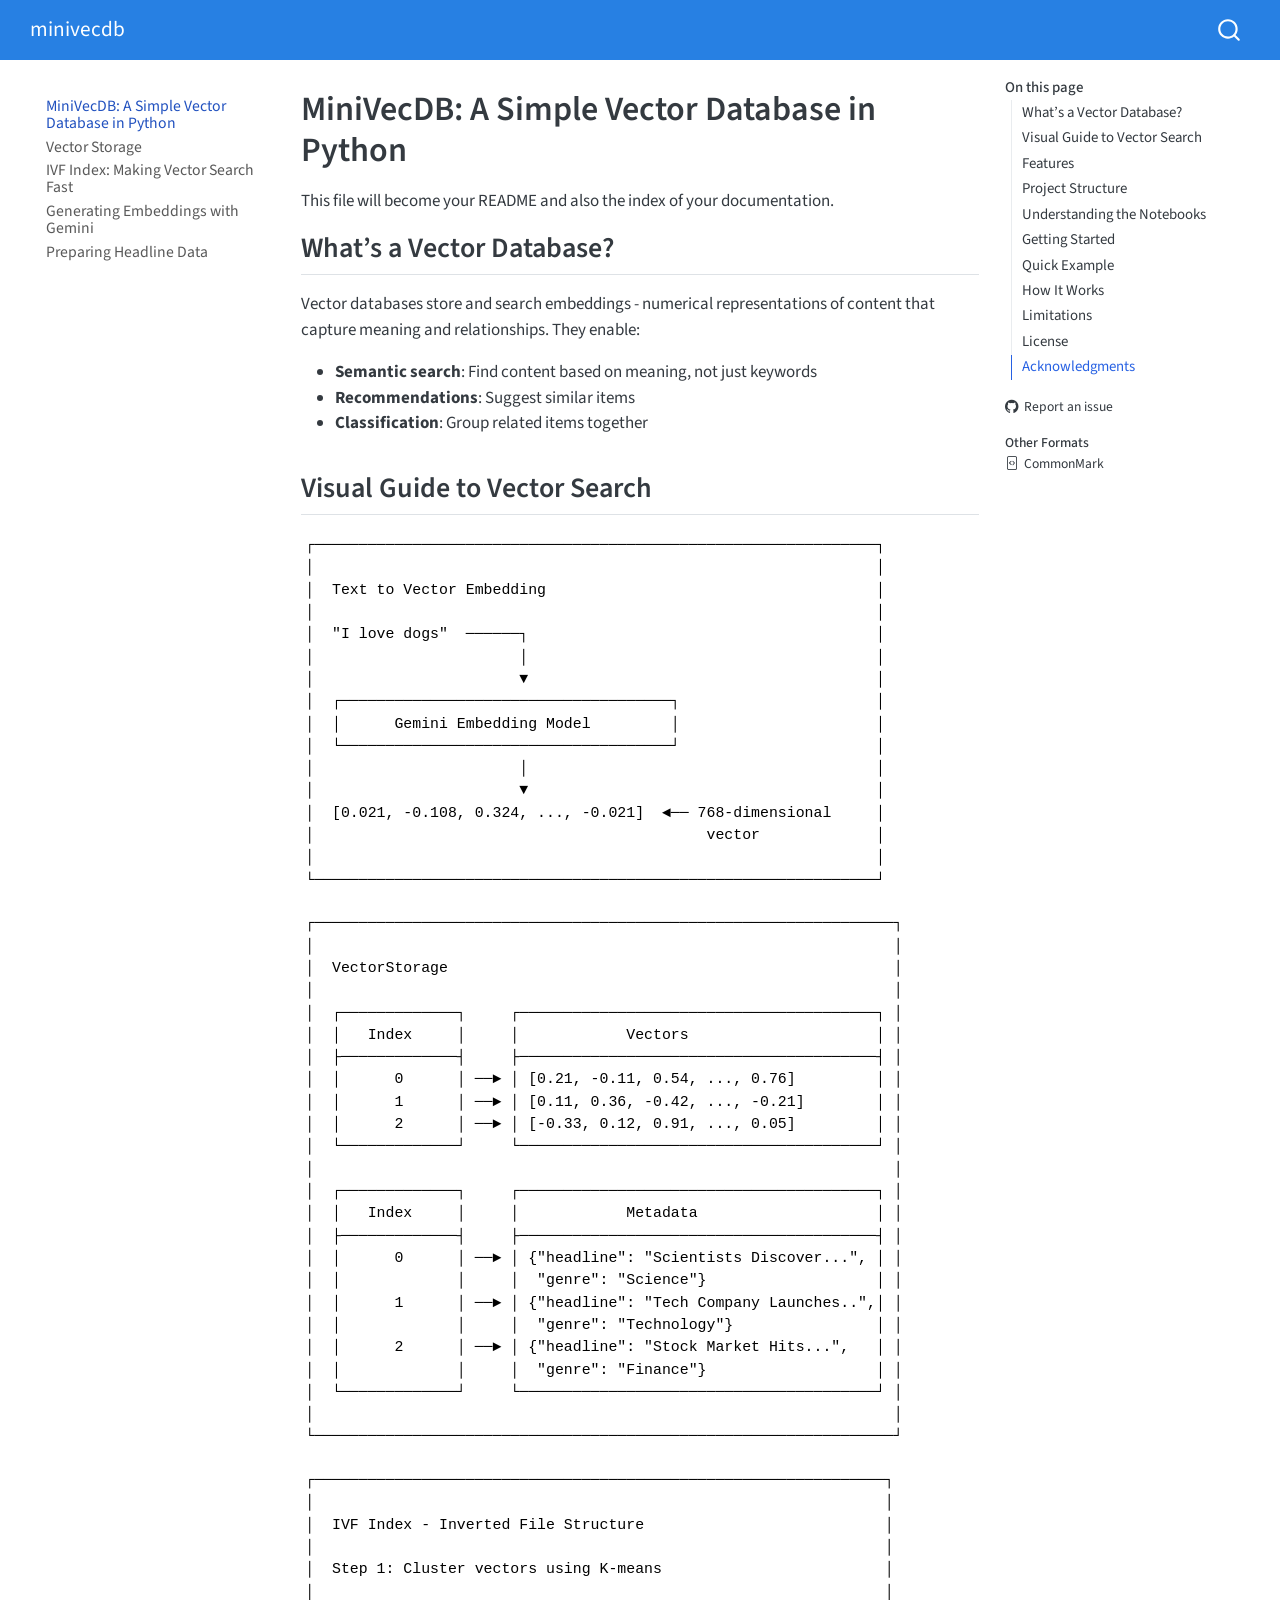
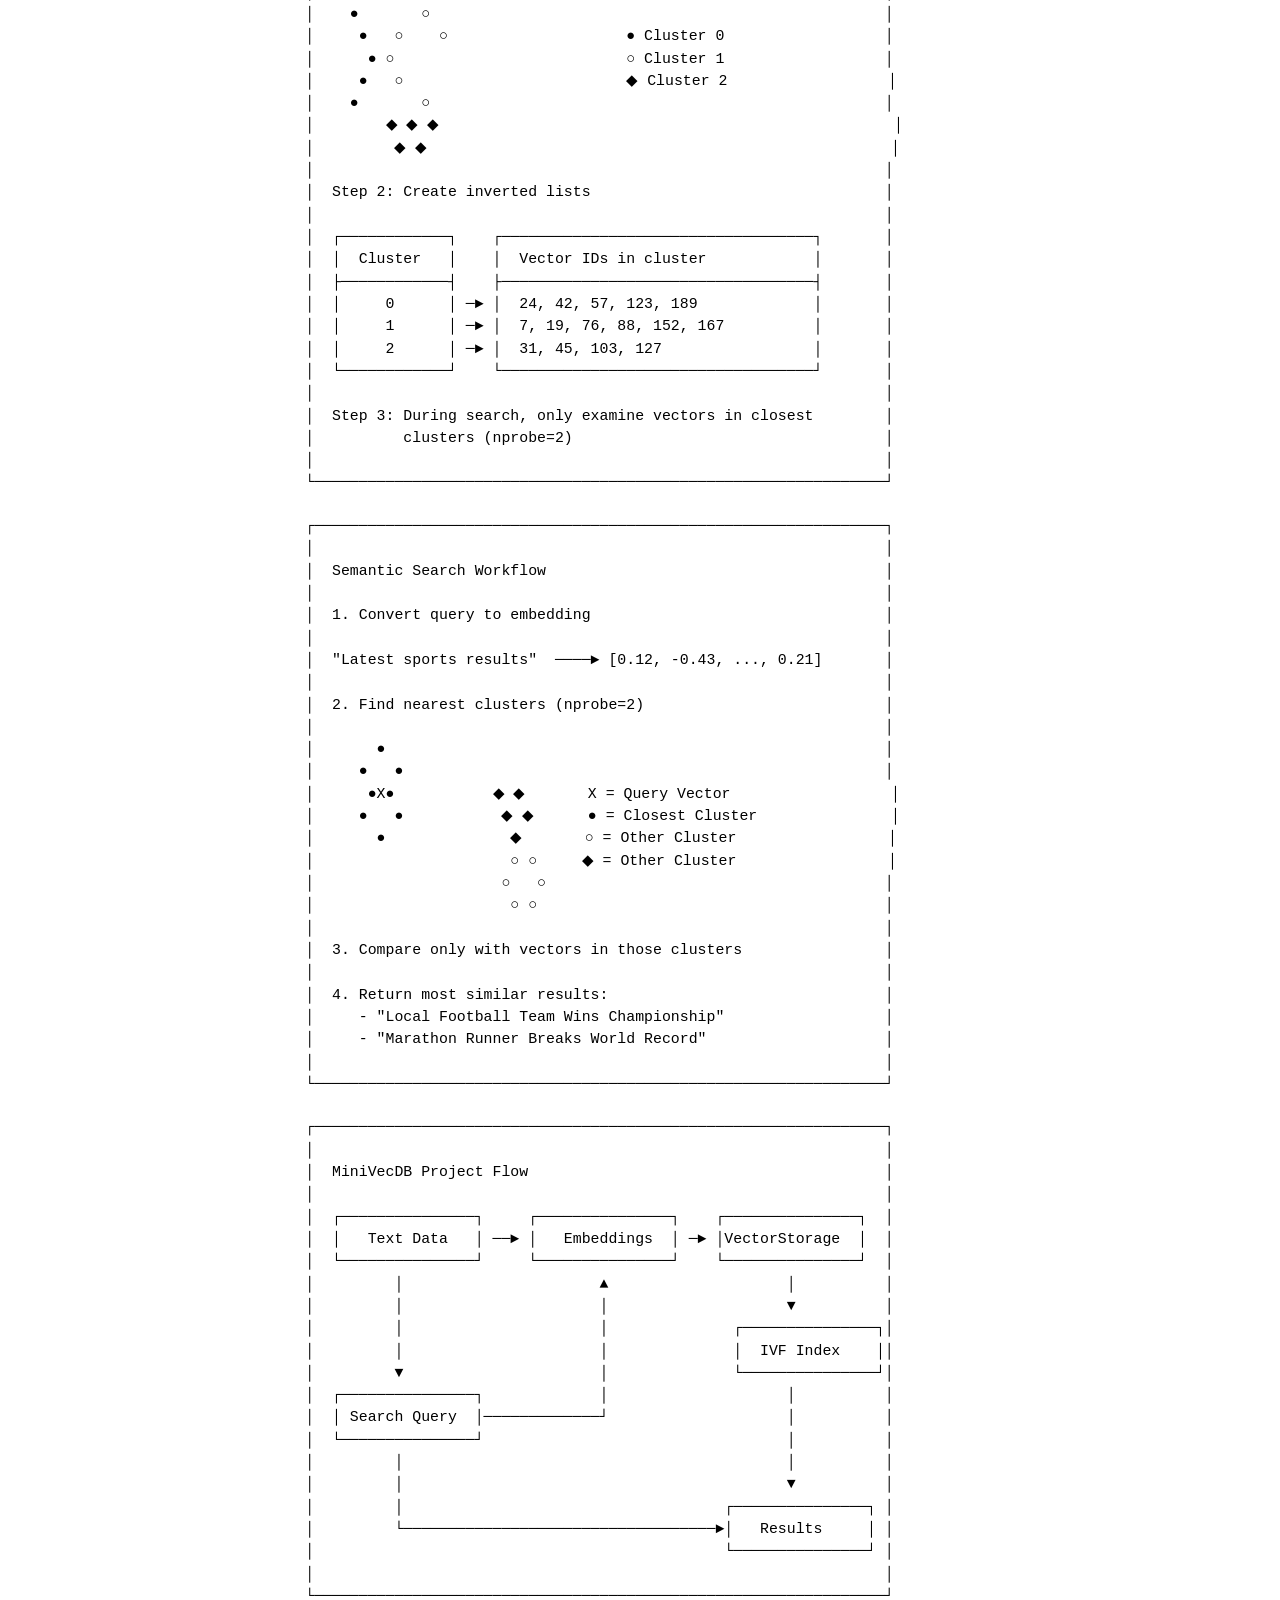
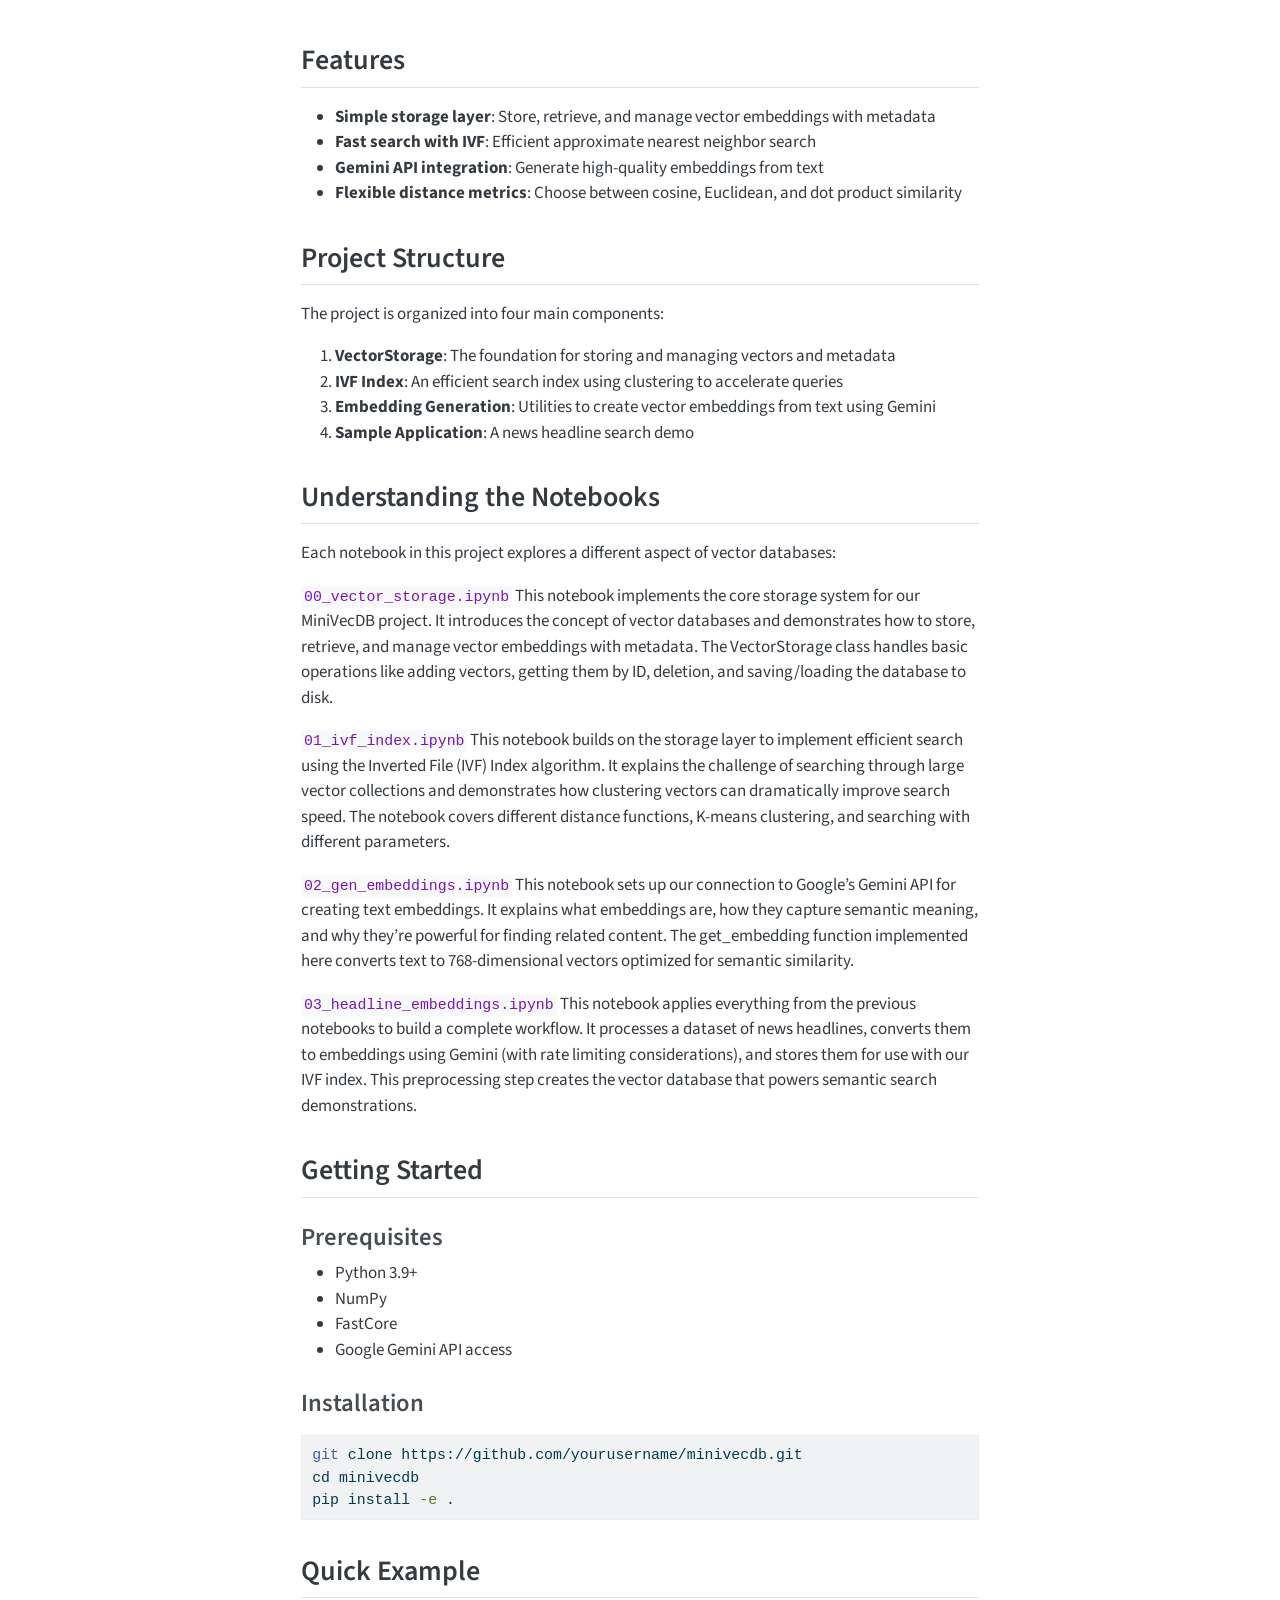
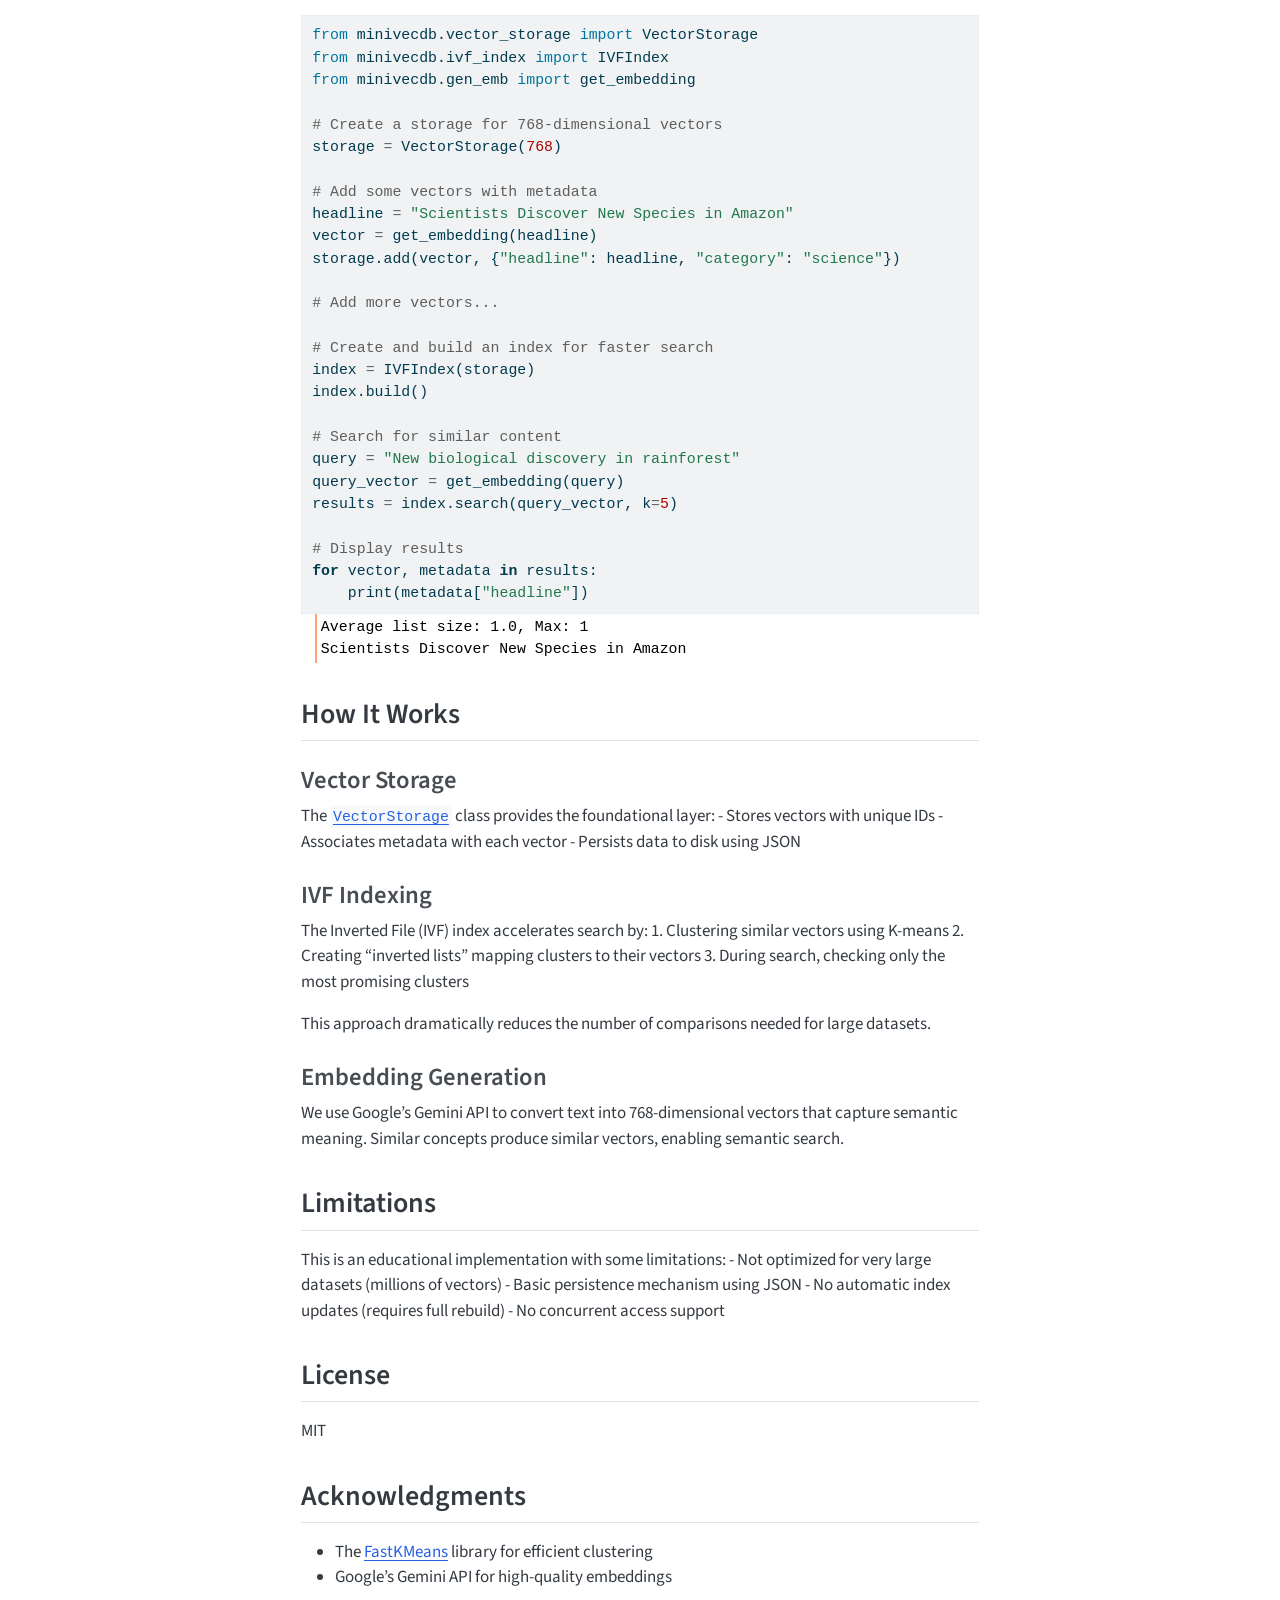
<file: index.html>
<!DOCTYPE html>
<html xmlns="http://www.w3.org/1999/xhtml" lang="en" xml:lang="en"><head>

<meta charset="utf-8">
<meta name="generator" content="quarto-1.6.43">

<meta name="viewport" content="width=device-width, initial-scale=1.0, user-scalable=yes">


<title>MiniVecDB: A Simple Vector Database in Python – minivecdb</title>
<style>
code{white-space: pre-wrap;}
span.smallcaps{font-variant: small-caps;}
div.columns{display: flex; gap: min(4vw, 1.5em);}
div.column{flex: auto; overflow-x: auto;}
div.hanging-indent{margin-left: 1.5em; text-indent: -1.5em;}
ul.task-list{list-style: none;}
ul.task-list li input[type="checkbox"] {
  width: 0.8em;
  margin: 0 0.8em 0.2em -1em; /* quarto-specific, see https://github.com/quarto-dev/quarto-cli/issues/4556 */ 
  vertical-align: middle;
}
/* CSS for syntax highlighting */
pre > code.sourceCode { white-space: pre; position: relative; }
pre > code.sourceCode > span { line-height: 1.25; }
pre > code.sourceCode > span:empty { height: 1.2em; }
.sourceCode { overflow: visible; }
code.sourceCode > span { color: inherit; text-decoration: inherit; }
div.sourceCode { margin: 1em 0; }
pre.sourceCode { margin: 0; }
@media screen {
div.sourceCode { overflow: auto; }
}
@media print {
pre > code.sourceCode { white-space: pre-wrap; }
pre > code.sourceCode > span { display: inline-block; text-indent: -5em; padding-left: 5em; }
}
pre.numberSource code
  { counter-reset: source-line 0; }
pre.numberSource code > span
  { position: relative; left: -4em; counter-increment: source-line; }
pre.numberSource code > span > a:first-child::before
  { content: counter(source-line);
    position: relative; left: -1em; text-align: right; vertical-align: baseline;
    border: none; display: inline-block;
    -webkit-touch-callout: none; -webkit-user-select: none;
    -khtml-user-select: none; -moz-user-select: none;
    -ms-user-select: none; user-select: none;
    padding: 0 4px; width: 4em;
  }
pre.numberSource { margin-left: 3em;  padding-left: 4px; }
div.sourceCode
  {   }
@media screen {
pre > code.sourceCode > span > a:first-child::before { text-decoration: underline; }
}
</style>


<script src="site_libs/quarto-nav/quarto-nav.js"></script>
<script src="site_libs/quarto-nav/headroom.min.js"></script>
<script src="site_libs/clipboard/clipboard.min.js"></script>
<script src="site_libs/quarto-search/autocomplete.umd.js"></script>
<script src="site_libs/quarto-search/fuse.min.js"></script>
<script src="site_libs/quarto-search/quarto-search.js"></script>
<meta name="quarto:offset" content="./">
<script src="site_libs/quarto-html/quarto.js"></script>
<script src="site_libs/quarto-html/popper.min.js"></script>
<script src="site_libs/quarto-html/tippy.umd.min.js"></script>
<script src="site_libs/quarto-html/anchor.min.js"></script>
<link href="site_libs/quarto-html/tippy.css" rel="stylesheet">
<link href="site_libs/quarto-html/quarto-syntax-highlighting-d4d76bf8491c20bad77d141916dc28e1.css" rel="stylesheet" id="quarto-text-highlighting-styles">
<script src="site_libs/bootstrap/bootstrap.min.js"></script>
<link href="site_libs/bootstrap/bootstrap-icons.css" rel="stylesheet">
<link href="site_libs/bootstrap/bootstrap-2bb5d4f3211b1f2987d32ef8009fce28.min.css" rel="stylesheet" append-hash="true" id="quarto-bootstrap" data-mode="light">
<script id="quarto-search-options" type="application/json">{
  "location": "navbar",
  "copy-button": false,
  "collapse-after": 3,
  "panel-placement": "end",
  "type": "overlay",
  "limit": 50,
  "keyboard-shortcut": [
    "f",
    "/",
    "s"
  ],
  "show-item-context": false,
  "language": {
    "search-no-results-text": "No results",
    "search-matching-documents-text": "matching documents",
    "search-copy-link-title": "Copy link to search",
    "search-hide-matches-text": "Hide additional matches",
    "search-more-match-text": "more match in this document",
    "search-more-matches-text": "more matches in this document",
    "search-clear-button-title": "Clear",
    "search-text-placeholder": "",
    "search-detached-cancel-button-title": "Cancel",
    "search-submit-button-title": "Submit",
    "search-label": "Search"
  }
}</script>


<link rel="stylesheet" href="styles.css">
<meta property="og:title" content="MiniVecDB: A Simple Vector Database in Python – minivecdb">
<meta property="og:description" content="A lightweight vector database for learning and experimenting with similarity search algorithms.">
<meta property="og:site_name" content="minivecdb">
<meta name="twitter:title" content="MiniVecDB: A Simple Vector Database in Python – minivecdb">
<meta name="twitter:description" content="A lightweight vector database for learning and experimenting with similarity search algorithms.">
<meta name="twitter:card" content="summary">
</head>

<body class="nav-sidebar floating nav-fixed">

<div id="quarto-search-results"></div>
  <header id="quarto-header" class="headroom fixed-top">
    <nav class="navbar navbar-expand-lg " data-bs-theme="dark">
      <div class="navbar-container container-fluid">
      <div class="navbar-brand-container mx-auto">
    <a class="navbar-brand" href="./index.html">
    <span class="navbar-title">minivecdb</span>
    </a>
  </div>
        <div class="quarto-navbar-tools tools-end">
</div>
          <div id="quarto-search" class="" title="Search"></div>
      </div> <!-- /container-fluid -->
    </nav>
  <nav class="quarto-secondary-nav">
    <div class="container-fluid d-flex">
      <button type="button" class="quarto-btn-toggle btn" data-bs-toggle="collapse" role="button" data-bs-target=".quarto-sidebar-collapse-item" aria-controls="quarto-sidebar" aria-expanded="false" aria-label="Toggle sidebar navigation" onclick="if (window.quartoToggleHeadroom) { window.quartoToggleHeadroom(); }">
        <i class="bi bi-layout-text-sidebar-reverse"></i>
      </button>
        <nav class="quarto-page-breadcrumbs" aria-label="breadcrumb"><ol class="breadcrumb"><li class="breadcrumb-item"><a href="./index.html">MiniVecDB: A Simple Vector Database in Python</a></li></ol></nav>
        <a class="flex-grow-1" role="navigation" data-bs-toggle="collapse" data-bs-target=".quarto-sidebar-collapse-item" aria-controls="quarto-sidebar" aria-expanded="false" aria-label="Toggle sidebar navigation" onclick="if (window.quartoToggleHeadroom) { window.quartoToggleHeadroom(); }">      
        </a>
    </div>
  </nav>
</header>
<!-- content -->
<div id="quarto-content" class="quarto-container page-columns page-rows-contents page-layout-article page-navbar">
<!-- sidebar -->
  <nav id="quarto-sidebar" class="sidebar collapse collapse-horizontal quarto-sidebar-collapse-item sidebar-navigation floating overflow-auto">
    <div class="sidebar-menu-container"> 
    <ul class="list-unstyled mt-1">
        <li class="sidebar-item">
  <div class="sidebar-item-container"> 
  <a href="./index.html" class="sidebar-item-text sidebar-link active">
 <span class="menu-text">MiniVecDB: A Simple Vector Database in Python</span></a>
  </div>
</li>
        <li class="sidebar-item">
  <div class="sidebar-item-container"> 
  <a href="./vector_storage.html" class="sidebar-item-text sidebar-link">
 <span class="menu-text">Vector Storage</span></a>
  </div>
</li>
        <li class="sidebar-item">
  <div class="sidebar-item-container"> 
  <a href="./ivf_index.html" class="sidebar-item-text sidebar-link">
 <span class="menu-text">IVF Index: Making Vector Search Fast</span></a>
  </div>
</li>
        <li class="sidebar-item">
  <div class="sidebar-item-container"> 
  <a href="./gen_embeddings.html" class="sidebar-item-text sidebar-link">
 <span class="menu-text">Generating Embeddings with Gemini</span></a>
  </div>
</li>
        <li class="sidebar-item">
  <div class="sidebar-item-container"> 
  <a href="./headline_embeddings.html" class="sidebar-item-text sidebar-link">
 <span class="menu-text">Preparing Headline Data</span></a>
  </div>
</li>
    </ul>
    </div>
</nav>
<div id="quarto-sidebar-glass" class="quarto-sidebar-collapse-item" data-bs-toggle="collapse" data-bs-target=".quarto-sidebar-collapse-item"></div>
<!-- margin-sidebar -->
    <div id="quarto-margin-sidebar" class="sidebar margin-sidebar">
        <nav id="TOC" role="doc-toc" class="toc-active">
    <h2 id="toc-title">On this page</h2>
   
  <ul>
  <li><a href="#whats-a-vector-database" id="toc-whats-a-vector-database" class="nav-link active" data-scroll-target="#whats-a-vector-database">What’s a Vector Database?</a></li>
  <li><a href="#visual-guide-to-vector-search" id="toc-visual-guide-to-vector-search" class="nav-link" data-scroll-target="#visual-guide-to-vector-search">Visual Guide to Vector Search</a></li>
  <li><a href="#features" id="toc-features" class="nav-link" data-scroll-target="#features">Features</a></li>
  <li><a href="#project-structure" id="toc-project-structure" class="nav-link" data-scroll-target="#project-structure">Project Structure</a></li>
  <li><a href="#understanding-the-notebooks" id="toc-understanding-the-notebooks" class="nav-link" data-scroll-target="#understanding-the-notebooks">Understanding the Notebooks</a></li>
  <li><a href="#getting-started" id="toc-getting-started" class="nav-link" data-scroll-target="#getting-started">Getting Started</a>
  <ul class="collapse">
  <li><a href="#prerequisites" id="toc-prerequisites" class="nav-link" data-scroll-target="#prerequisites">Prerequisites</a></li>
  <li><a href="#installation" id="toc-installation" class="nav-link" data-scroll-target="#installation">Installation</a></li>
  </ul></li>
  <li><a href="#quick-example" id="toc-quick-example" class="nav-link" data-scroll-target="#quick-example">Quick Example</a></li>
  <li><a href="#how-it-works" id="toc-how-it-works" class="nav-link" data-scroll-target="#how-it-works">How It Works</a>
  <ul class="collapse">
  <li><a href="#vector-storage" id="toc-vector-storage" class="nav-link" data-scroll-target="#vector-storage">Vector Storage</a></li>
  <li><a href="#ivf-indexing" id="toc-ivf-indexing" class="nav-link" data-scroll-target="#ivf-indexing">IVF Indexing</a></li>
  <li><a href="#embedding-generation" id="toc-embedding-generation" class="nav-link" data-scroll-target="#embedding-generation">Embedding Generation</a></li>
  </ul></li>
  <li><a href="#limitations" id="toc-limitations" class="nav-link" data-scroll-target="#limitations">Limitations</a></li>
  <li><a href="#license" id="toc-license" class="nav-link" data-scroll-target="#license">License</a></li>
  <li><a href="#acknowledgments" id="toc-acknowledgments" class="nav-link" data-scroll-target="#acknowledgments">Acknowledgments</a></li>
  </ul>
<div class="toc-actions"><ul><li><a href="https://github.com/anubhavmaity/MiniVecDB/issues/new" class="toc-action"><i class="bi bi-github"></i>Report an issue</a></li></ul></div><div class="quarto-alternate-formats"><h2>Other Formats</h2><ul><li><a href="index.html.md"><i class="bi bi-file-code"></i>CommonMark</a></li></ul></div></nav>
    </div>
<!-- main -->
<main class="content" id="quarto-document-content">

<header id="title-block-header" class="quarto-title-block default">
<div class="quarto-title">
<h1 class="title">MiniVecDB: A Simple Vector Database in Python</h1>
</div>



<div class="quarto-title-meta">

    
  
    
  </div>
  


</header>


<!-- WARNING: THIS FILE WAS AUTOGENERATED! DO NOT EDIT! -->
<p>This file will become your README and also the index of your documentation.</p>
<section id="whats-a-vector-database" class="level2">
<h2 class="anchored" data-anchor-id="whats-a-vector-database">What’s a Vector Database?</h2>
<p>Vector databases store and search embeddings - numerical representations of content that capture meaning and relationships. They enable:</p>
<ul>
<li><strong>Semantic search</strong>: Find content based on meaning, not just keywords</li>
<li><strong>Recommendations</strong>: Suggest similar items</li>
<li><strong>Classification</strong>: Group related items together</li>
</ul>
</section>
<section id="visual-guide-to-vector-search" class="level2">
<h2 class="anchored" data-anchor-id="visual-guide-to-vector-search">Visual Guide to Vector Search</h2>
<pre><code>┌───────────────────────────────────────────────────────────────┐
│                                                               │
│  Text to Vector Embedding                                     │
│                                                               │
│  "I love dogs"  ──────┐                                       │
│                       │                                       │
│                       ▼                                       │
│  ┌─────────────────────────────────────┐                      │
│  │      Gemini Embedding Model         │                      │
│  └─────────────────────────────────────┘                      │
│                       │                                       │
│                       ▼                                       │
│  [0.021, -0.108, 0.324, ..., -0.021]  ◄── 768-dimensional     │
│                                            vector             │
│                                                               │
└───────────────────────────────────────────────────────────────┘</code></pre>
<pre><code>┌─────────────────────────────────────────────────────────────────┐
│                                                                 │
│  VectorStorage                                                  │
│                                                                 │
│  ┌─────────────┐     ┌────────────────────────────────────────┐ │
│  │   Index     │     │            Vectors                     │ │
│  ├─────────────┤     ├────────────────────────────────────────┤ │
│  │      0      │ ──► │ [0.21, -0.11, 0.54, ..., 0.76]         │ │
│  │      1      │ ──► │ [0.11, 0.36, -0.42, ..., -0.21]        │ │
│  │      2      │ ──► │ [-0.33, 0.12, 0.91, ..., 0.05]         │ │
│  └─────────────┘     └────────────────────────────────────────┘ │
│                                                                 │
│  ┌─────────────┐     ┌────────────────────────────────────────┐ │
│  │   Index     │     │            Metadata                    │ │
│  ├─────────────┤     ├────────────────────────────────────────┤ │
│  │      0      │ ──► │ {"headline": "Scientists Discover...", │ │
│  │             │     │  "genre": "Science"}                   │ │
│  │      1      │ ──► │ {"headline": "Tech Company Launches..",│ │
│  │             │     │  "genre": "Technology"}                │ │
│  │      2      │ ──► │ {"headline": "Stock Market Hits...",   │ │
│  │             │     │  "genre": "Finance"}                   │ │
│  └─────────────┘     └────────────────────────────────────────┘ │
│                                                                 │
└─────────────────────────────────────────────────────────────────┘</code></pre>
<pre><code>┌────────────────────────────────────────────────────────────────┐
│                                                                │
│  IVF Index - Inverted File Structure                           │
│                                                                │
│  Step 1: Cluster vectors using K-means                         │
│                                                                │
│    ●       ○                                                   │
│     ●   ○    ○                    ● Cluster 0                  │
│      ● ○                          ○ Cluster 1                  │
│     ●   ○                         ◆ Cluster 2                  │
│    ●       ○                                                   │
│        ◆ ◆ ◆                                                   │
│         ◆ ◆                                                    │
│                                                                │
│  Step 2: Create inverted lists                                 │
│                                                                │
│  ┌────────────┐    ┌───────────────────────────────────┐       │
│  │  Cluster   │    │  Vector IDs in cluster            │       │
│  ├────────────┤    ├───────────────────────────────────┤       │
│  │     0      │ ─► │  24, 42, 57, 123, 189             │       │
│  │     1      │ ─► │  7, 19, 76, 88, 152, 167          │       │
│  │     2      │ ─► │  31, 45, 103, 127                 │       │
│  └────────────┘    └───────────────────────────────────┘       │
│                                                                │
│  Step 3: During search, only examine vectors in closest        │
│          clusters (nprobe=2)                                   │
│                                                                │
└────────────────────────────────────────────────────────────────┘</code></pre>
<pre><code>┌────────────────────────────────────────────────────────────────┐
│                                                                │
│  Semantic Search Workflow                                      │
│                                                                │
│  1. Convert query to embedding                                 │
│                                                                │
│  "Latest sports results"  ────► [0.12, -0.43, ..., 0.21]       │
│                                                                │
│  2. Find nearest clusters (nprobe=2)                           │
│                                                                │
│       ●                                                        │
│     ●   ●                                                      │
│      ●X●           ◆ ◆       X = Query Vector                  │
│     ●   ●           ◆ ◆      ● = Closest Cluster               │
│       ●              ◆       ○ = Other Cluster                 │
│                      ○ ○     ◆ = Other Cluster                 │
│                     ○   ○                                      │
│                      ○ ○                                       │
│                                                                │
│  3. Compare only with vectors in those clusters                │
│                                                                │
│  4. Return most similar results:                               │
│     - "Local Football Team Wins Championship"                  │
│     - "Marathon Runner Breaks World Record"                    │
│                                                                │
└────────────────────────────────────────────────────────────────┘</code></pre>
<pre><code>┌────────────────────────────────────────────────────────────────┐
│                                                                │
│  MiniVecDB Project Flow                                        │
│                                                                │
│  ┌───────────────┐     ┌───────────────┐    ┌───────────────┐  │
│  │   Text Data   │ ──► │   Embeddings  │ ─► │VectorStorage  │  │
│  └───────────────┘     └───────────────┘    └───────────────┘  │
│         │                      ▲                    │          │
│         │                      │                    ▼          │
│         │                      │              ┌───────────────┐│
│         │                      │              │  IVF Index    ││
│         ▼                      │              └───────────────┘│
│  ┌───────────────┐             │                    │          │
│  │ Search Query  │─────────────┘                    │          │
│  └───────────────┘                                  │          │
│         │                                           │          │
│         │                                           ▼          │
│         │                                    ┌───────────────┐ │
│         └───────────────────────────────────►│   Results     │ │
│                                              └───────────────┘ │
│                                                                │
└────────────────────────────────────────────────────────────────┘</code></pre>
</section>
<section id="features" class="level2">
<h2 class="anchored" data-anchor-id="features">Features</h2>
<ul>
<li><strong>Simple storage layer</strong>: Store, retrieve, and manage vector embeddings with metadata</li>
<li><strong>Fast search with IVF</strong>: Efficient approximate nearest neighbor search</li>
<li><strong>Gemini API integration</strong>: Generate high-quality embeddings from text</li>
<li><strong>Flexible distance metrics</strong>: Choose between cosine, Euclidean, and dot product similarity</li>
</ul>
</section>
<section id="project-structure" class="level2">
<h2 class="anchored" data-anchor-id="project-structure">Project Structure</h2>
<p>The project is organized into four main components:</p>
<ol type="1">
<li><strong>VectorStorage</strong>: The foundation for storing and managing vectors and metadata</li>
<li><strong>IVF Index</strong>: An efficient search index using clustering to accelerate queries</li>
<li><strong>Embedding Generation</strong>: Utilities to create vector embeddings from text using Gemini</li>
<li><strong>Sample Application</strong>: A news headline search demo</li>
</ol>
</section>
<section id="understanding-the-notebooks" class="level2">
<h2 class="anchored" data-anchor-id="understanding-the-notebooks">Understanding the Notebooks</h2>
<p>Each notebook in this project explores a different aspect of vector databases:</p>
<p><code>00_vector_storage.ipynb</code> This notebook implements the core storage system for our MiniVecDB project. It introduces the concept of vector databases and demonstrates how to store, retrieve, and manage vector embeddings with metadata. The VectorStorage class handles basic operations like adding vectors, getting them by ID, deletion, and saving/loading the database to disk.</p>
<p><code>01_ivf_index.ipynb</code> This notebook builds on the storage layer to implement efficient search using the Inverted File (IVF) Index algorithm. It explains the challenge of searching through large vector collections and demonstrates how clustering vectors can dramatically improve search speed. The notebook covers different distance functions, K-means clustering, and searching with different parameters.</p>
<p><code>02_gen_embeddings.ipynb</code> This notebook sets up our connection to Google’s Gemini API for creating text embeddings. It explains what embeddings are, how they capture semantic meaning, and why they’re powerful for finding related content. The get_embedding function implemented here converts text to 768-dimensional vectors optimized for semantic similarity.</p>
<p><code>03_headline_embeddings.ipynb</code> This notebook applies everything from the previous notebooks to build a complete workflow. It processes a dataset of news headlines, converts them to embeddings using Gemini (with rate limiting considerations), and stores them for use with our IVF index. This preprocessing step creates the vector database that powers semantic search demonstrations.</p>
</section>
<section id="getting-started" class="level2">
<h2 class="anchored" data-anchor-id="getting-started">Getting Started</h2>
<section id="prerequisites" class="level3">
<h3 class="anchored" data-anchor-id="prerequisites">Prerequisites</h3>
<ul>
<li>Python 3.9+</li>
<li>NumPy</li>
<li>FastCore</li>
<li>Google Gemini API access</li>
</ul>
</section>
<section id="installation" class="level3">
<h3 class="anchored" data-anchor-id="installation">Installation</h3>
<div class="sourceCode" id="cb6"><pre class="sourceCode bash code-with-copy"><code class="sourceCode bash"><span id="cb6-1"><a href="#cb6-1" aria-hidden="true" tabindex="-1"></a><span class="fu">git</span> clone https://github.com/yourusername/minivecdb.git</span>
<span id="cb6-2"><a href="#cb6-2" aria-hidden="true" tabindex="-1"></a><span class="bu">cd</span> minivecdb</span>
<span id="cb6-3"><a href="#cb6-3" aria-hidden="true" tabindex="-1"></a><span class="ex">pip</span> install <span class="at">-e</span> .</span></code><button title="Copy to Clipboard" class="code-copy-button"><i class="bi"></i></button></pre></div>
</section>
</section>
<section id="quick-example" class="level2">
<h2 class="anchored" data-anchor-id="quick-example">Quick Example</h2>
<div id="cell-11" class="cell">
<div class="sourceCode cell-code" id="cb7"><pre class="sourceCode python code-with-copy"><code class="sourceCode python"><span id="cb7-1"><a href="#cb7-1" aria-hidden="true" tabindex="-1"></a><span class="im">from</span> minivecdb.vector_storage <span class="im">import</span> VectorStorage</span>
<span id="cb7-2"><a href="#cb7-2" aria-hidden="true" tabindex="-1"></a><span class="im">from</span> minivecdb.ivf_index <span class="im">import</span> IVFIndex</span>
<span id="cb7-3"><a href="#cb7-3" aria-hidden="true" tabindex="-1"></a><span class="im">from</span> minivecdb.gen_emb <span class="im">import</span> get_embedding</span>
<span id="cb7-4"><a href="#cb7-4" aria-hidden="true" tabindex="-1"></a></span>
<span id="cb7-5"><a href="#cb7-5" aria-hidden="true" tabindex="-1"></a><span class="co"># Create a storage for 768-dimensional vectors</span></span>
<span id="cb7-6"><a href="#cb7-6" aria-hidden="true" tabindex="-1"></a>storage <span class="op">=</span> VectorStorage(<span class="dv">768</span>)</span>
<span id="cb7-7"><a href="#cb7-7" aria-hidden="true" tabindex="-1"></a></span>
<span id="cb7-8"><a href="#cb7-8" aria-hidden="true" tabindex="-1"></a><span class="co"># Add some vectors with metadata</span></span>
<span id="cb7-9"><a href="#cb7-9" aria-hidden="true" tabindex="-1"></a>headline <span class="op">=</span> <span class="st">"Scientists Discover New Species in Amazon"</span></span>
<span id="cb7-10"><a href="#cb7-10" aria-hidden="true" tabindex="-1"></a>vector <span class="op">=</span> get_embedding(headline)</span>
<span id="cb7-11"><a href="#cb7-11" aria-hidden="true" tabindex="-1"></a>storage.add(vector, {<span class="st">"headline"</span>: headline, <span class="st">"category"</span>: <span class="st">"science"</span>})</span>
<span id="cb7-12"><a href="#cb7-12" aria-hidden="true" tabindex="-1"></a></span>
<span id="cb7-13"><a href="#cb7-13" aria-hidden="true" tabindex="-1"></a><span class="co"># Add more vectors...</span></span>
<span id="cb7-14"><a href="#cb7-14" aria-hidden="true" tabindex="-1"></a></span>
<span id="cb7-15"><a href="#cb7-15" aria-hidden="true" tabindex="-1"></a><span class="co"># Create and build an index for faster search</span></span>
<span id="cb7-16"><a href="#cb7-16" aria-hidden="true" tabindex="-1"></a>index <span class="op">=</span> IVFIndex(storage)</span>
<span id="cb7-17"><a href="#cb7-17" aria-hidden="true" tabindex="-1"></a>index.build()</span>
<span id="cb7-18"><a href="#cb7-18" aria-hidden="true" tabindex="-1"></a></span>
<span id="cb7-19"><a href="#cb7-19" aria-hidden="true" tabindex="-1"></a><span class="co"># Search for similar content</span></span>
<span id="cb7-20"><a href="#cb7-20" aria-hidden="true" tabindex="-1"></a>query <span class="op">=</span> <span class="st">"New biological discovery in rainforest"</span></span>
<span id="cb7-21"><a href="#cb7-21" aria-hidden="true" tabindex="-1"></a>query_vector <span class="op">=</span> get_embedding(query)</span>
<span id="cb7-22"><a href="#cb7-22" aria-hidden="true" tabindex="-1"></a>results <span class="op">=</span> index.search(query_vector, k<span class="op">=</span><span class="dv">5</span>)</span>
<span id="cb7-23"><a href="#cb7-23" aria-hidden="true" tabindex="-1"></a></span>
<span id="cb7-24"><a href="#cb7-24" aria-hidden="true" tabindex="-1"></a><span class="co"># Display results</span></span>
<span id="cb7-25"><a href="#cb7-25" aria-hidden="true" tabindex="-1"></a><span class="cf">for</span> vector, metadata <span class="kw">in</span> results:</span>
<span id="cb7-26"><a href="#cb7-26" aria-hidden="true" tabindex="-1"></a>    <span class="bu">print</span>(metadata[<span class="st">"headline"</span>])</span></code><button title="Copy to Clipboard" class="code-copy-button"><i class="bi"></i></button></pre></div>
<div class="cell-output cell-output-stdout">
<pre><code>Average list size: 1.0, Max: 1
Scientists Discover New Species in Amazon</code></pre>
</div>
</div>
</section>
<section id="how-it-works" class="level2">
<h2 class="anchored" data-anchor-id="how-it-works">How It Works</h2>
<section id="vector-storage" class="level3">
<h3 class="anchored" data-anchor-id="vector-storage">Vector Storage</h3>
<p>The <a href="https://anubhavmaity.github.io/MiniVecDB/vector_storage.html#vectorstorage"><code>VectorStorage</code></a> class provides the foundational layer: - Stores vectors with unique IDs - Associates metadata with each vector - Persists data to disk using JSON</p>
</section>
<section id="ivf-indexing" class="level3">
<h3 class="anchored" data-anchor-id="ivf-indexing">IVF Indexing</h3>
<p>The Inverted File (IVF) index accelerates search by: 1. Clustering similar vectors using K-means 2. Creating “inverted lists” mapping clusters to their vectors 3. During search, checking only the most promising clusters</p>
<p>This approach dramatically reduces the number of comparisons needed for large datasets.</p>
</section>
<section id="embedding-generation" class="level3">
<h3 class="anchored" data-anchor-id="embedding-generation">Embedding Generation</h3>
<p>We use Google’s Gemini API to convert text into 768-dimensional vectors that capture semantic meaning. Similar concepts produce similar vectors, enabling semantic search.</p>
</section>
</section>
<section id="limitations" class="level2">
<h2 class="anchored" data-anchor-id="limitations">Limitations</h2>
<p>This is an educational implementation with some limitations: - Not optimized for very large datasets (millions of vectors) - Basic persistence mechanism using JSON - No automatic index updates (requires full rebuild) - No concurrent access support</p>
</section>
<section id="license" class="level2">
<h2 class="anchored" data-anchor-id="license">License</h2>
<p>MIT</p>
</section>
<section id="acknowledgments" class="level2">
<h2 class="anchored" data-anchor-id="acknowledgments">Acknowledgments</h2>
<ul>
<li>The <a href="https://github.com/AnswerDotAI/fastkmeans">FastKMeans</a> library for efficient clustering</li>
<li>Google’s Gemini API for high-quality embeddings</li>
</ul>


</section>

</main> <!-- /main -->
<script id="quarto-html-after-body" type="application/javascript">
window.document.addEventListener("DOMContentLoaded", function (event) {
  const toggleBodyColorMode = (bsSheetEl) => {
    const mode = bsSheetEl.getAttribute("data-mode");
    const bodyEl = window.document.querySelector("body");
    if (mode === "dark") {
      bodyEl.classList.add("quarto-dark");
      bodyEl.classList.remove("quarto-light");
    } else {
      bodyEl.classList.add("quarto-light");
      bodyEl.classList.remove("quarto-dark");
    }
  }
  const toggleBodyColorPrimary = () => {
    const bsSheetEl = window.document.querySelector("link#quarto-bootstrap");
    if (bsSheetEl) {
      toggleBodyColorMode(bsSheetEl);
    }
  }
  toggleBodyColorPrimary();  
  const icon = "";
  const anchorJS = new window.AnchorJS();
  anchorJS.options = {
    placement: 'right',
    icon: icon
  };
  anchorJS.add('.anchored');
  const isCodeAnnotation = (el) => {
    for (const clz of el.classList) {
      if (clz.startsWith('code-annotation-')) {                     
        return true;
      }
    }
    return false;
  }
  const onCopySuccess = function(e) {
    // button target
    const button = e.trigger;
    // don't keep focus
    button.blur();
    // flash "checked"
    button.classList.add('code-copy-button-checked');
    var currentTitle = button.getAttribute("title");
    button.setAttribute("title", "Copied!");
    let tooltip;
    if (window.bootstrap) {
      button.setAttribute("data-bs-toggle", "tooltip");
      button.setAttribute("data-bs-placement", "left");
      button.setAttribute("data-bs-title", "Copied!");
      tooltip = new bootstrap.Tooltip(button, 
        { trigger: "manual", 
          customClass: "code-copy-button-tooltip",
          offset: [0, -8]});
      tooltip.show();    
    }
    setTimeout(function() {
      if (tooltip) {
        tooltip.hide();
        button.removeAttribute("data-bs-title");
        button.removeAttribute("data-bs-toggle");
        button.removeAttribute("data-bs-placement");
      }
      button.setAttribute("title", currentTitle);
      button.classList.remove('code-copy-button-checked');
    }, 1000);
    // clear code selection
    e.clearSelection();
  }
  const getTextToCopy = function(trigger) {
      const codeEl = trigger.previousElementSibling.cloneNode(true);
      for (const childEl of codeEl.children) {
        if (isCodeAnnotation(childEl)) {
          childEl.remove();
        }
      }
      return codeEl.innerText;
  }
  const clipboard = new window.ClipboardJS('.code-copy-button:not([data-in-quarto-modal])', {
    text: getTextToCopy
  });
  clipboard.on('success', onCopySuccess);
  if (window.document.getElementById('quarto-embedded-source-code-modal')) {
    const clipboardModal = new window.ClipboardJS('.code-copy-button[data-in-quarto-modal]', {
      text: getTextToCopy,
      container: window.document.getElementById('quarto-embedded-source-code-modal')
    });
    clipboardModal.on('success', onCopySuccess);
  }
    var localhostRegex = new RegExp(/^(?:http|https):\/\/localhost\:?[0-9]*\//);
    var mailtoRegex = new RegExp(/^mailto:/);
      var filterRegex = new RegExp("https:\/\/anubhavmaity\.github\.io\/MiniVecDB");
    var isInternal = (href) => {
        return filterRegex.test(href) || localhostRegex.test(href) || mailtoRegex.test(href);
    }
    // Inspect non-navigation links and adorn them if external
 	var links = window.document.querySelectorAll('a[href]:not(.nav-link):not(.navbar-brand):not(.toc-action):not(.sidebar-link):not(.sidebar-item-toggle):not(.pagination-link):not(.no-external):not([aria-hidden]):not(.dropdown-item):not(.quarto-navigation-tool):not(.about-link)');
    for (var i=0; i<links.length; i++) {
      const link = links[i];
      if (!isInternal(link.href)) {
        // undo the damage that might have been done by quarto-nav.js in the case of
        // links that we want to consider external
        if (link.dataset.originalHref !== undefined) {
          link.href = link.dataset.originalHref;
        }
      }
    }
  function tippyHover(el, contentFn, onTriggerFn, onUntriggerFn) {
    const config = {
      allowHTML: true,
      maxWidth: 500,
      delay: 100,
      arrow: false,
      appendTo: function(el) {
          return el.parentElement;
      },
      interactive: true,
      interactiveBorder: 10,
      theme: 'quarto',
      placement: 'bottom-start',
    };
    if (contentFn) {
      config.content = contentFn;
    }
    if (onTriggerFn) {
      config.onTrigger = onTriggerFn;
    }
    if (onUntriggerFn) {
      config.onUntrigger = onUntriggerFn;
    }
    window.tippy(el, config); 
  }
  const noterefs = window.document.querySelectorAll('a[role="doc-noteref"]');
  for (var i=0; i<noterefs.length; i++) {
    const ref = noterefs[i];
    tippyHover(ref, function() {
      // use id or data attribute instead here
      let href = ref.getAttribute('data-footnote-href') || ref.getAttribute('href');
      try { href = new URL(href).hash; } catch {}
      const id = href.replace(/^#\/?/, "");
      const note = window.document.getElementById(id);
      if (note) {
        return note.innerHTML;
      } else {
        return "";
      }
    });
  }
  const xrefs = window.document.querySelectorAll('a.quarto-xref');
  const processXRef = (id, note) => {
    // Strip column container classes
    const stripColumnClz = (el) => {
      el.classList.remove("page-full", "page-columns");
      if (el.children) {
        for (const child of el.children) {
          stripColumnClz(child);
        }
      }
    }
    stripColumnClz(note)
    if (id === null || id.startsWith('sec-')) {
      // Special case sections, only their first couple elements
      const container = document.createElement("div");
      if (note.children && note.children.length > 2) {
        container.appendChild(note.children[0].cloneNode(true));
        for (let i = 1; i < note.children.length; i++) {
          const child = note.children[i];
          if (child.tagName === "P" && child.innerText === "") {
            continue;
          } else {
            container.appendChild(child.cloneNode(true));
            break;
          }
        }
        if (window.Quarto?.typesetMath) {
          window.Quarto.typesetMath(container);
        }
        return container.innerHTML
      } else {
        if (window.Quarto?.typesetMath) {
          window.Quarto.typesetMath(note);
        }
        return note.innerHTML;
      }
    } else {
      // Remove any anchor links if they are present
      const anchorLink = note.querySelector('a.anchorjs-link');
      if (anchorLink) {
        anchorLink.remove();
      }
      if (window.Quarto?.typesetMath) {
        window.Quarto.typesetMath(note);
      }
      if (note.classList.contains("callout")) {
        return note.outerHTML;
      } else {
        return note.innerHTML;
      }
    }
  }
  for (var i=0; i<xrefs.length; i++) {
    const xref = xrefs[i];
    tippyHover(xref, undefined, function(instance) {
      instance.disable();
      let url = xref.getAttribute('href');
      let hash = undefined; 
      if (url.startsWith('#')) {
        hash = url;
      } else {
        try { hash = new URL(url).hash; } catch {}
      }
      if (hash) {
        const id = hash.replace(/^#\/?/, "");
        const note = window.document.getElementById(id);
        if (note !== null) {
          try {
            const html = processXRef(id, note.cloneNode(true));
            instance.setContent(html);
          } finally {
            instance.enable();
            instance.show();
          }
        } else {
          // See if we can fetch this
          fetch(url.split('#')[0])
          .then(res => res.text())
          .then(html => {
            const parser = new DOMParser();
            const htmlDoc = parser.parseFromString(html, "text/html");
            const note = htmlDoc.getElementById(id);
            if (note !== null) {
              const html = processXRef(id, note);
              instance.setContent(html);
            } 
          }).finally(() => {
            instance.enable();
            instance.show();
          });
        }
      } else {
        // See if we can fetch a full url (with no hash to target)
        // This is a special case and we should probably do some content thinning / targeting
        fetch(url)
        .then(res => res.text())
        .then(html => {
          const parser = new DOMParser();
          const htmlDoc = parser.parseFromString(html, "text/html");
          const note = htmlDoc.querySelector('main.content');
          if (note !== null) {
            // This should only happen for chapter cross references
            // (since there is no id in the URL)
            // remove the first header
            if (note.children.length > 0 && note.children[0].tagName === "HEADER") {
              note.children[0].remove();
            }
            const html = processXRef(null, note);
            instance.setContent(html);
          } 
        }).finally(() => {
          instance.enable();
          instance.show();
        });
      }
    }, function(instance) {
    });
  }
      let selectedAnnoteEl;
      const selectorForAnnotation = ( cell, annotation) => {
        let cellAttr = 'data-code-cell="' + cell + '"';
        let lineAttr = 'data-code-annotation="' +  annotation + '"';
        const selector = 'span[' + cellAttr + '][' + lineAttr + ']';
        return selector;
      }
      const selectCodeLines = (annoteEl) => {
        const doc = window.document;
        const targetCell = annoteEl.getAttribute("data-target-cell");
        const targetAnnotation = annoteEl.getAttribute("data-target-annotation");
        const annoteSpan = window.document.querySelector(selectorForAnnotation(targetCell, targetAnnotation));
        const lines = annoteSpan.getAttribute("data-code-lines").split(",");
        const lineIds = lines.map((line) => {
          return targetCell + "-" + line;
        })
        let top = null;
        let height = null;
        let parent = null;
        if (lineIds.length > 0) {
            //compute the position of the single el (top and bottom and make a div)
            const el = window.document.getElementById(lineIds[0]);
            top = el.offsetTop;
            height = el.offsetHeight;
            parent = el.parentElement.parentElement;
          if (lineIds.length > 1) {
            const lastEl = window.document.getElementById(lineIds[lineIds.length - 1]);
            const bottom = lastEl.offsetTop + lastEl.offsetHeight;
            height = bottom - top;
          }
          if (top !== null && height !== null && parent !== null) {
            // cook up a div (if necessary) and position it 
            let div = window.document.getElementById("code-annotation-line-highlight");
            if (div === null) {
              div = window.document.createElement("div");
              div.setAttribute("id", "code-annotation-line-highlight");
              div.style.position = 'absolute';
              parent.appendChild(div);
            }
            div.style.top = top - 2 + "px";
            div.style.height = height + 4 + "px";
            div.style.left = 0;
            let gutterDiv = window.document.getElementById("code-annotation-line-highlight-gutter");
            if (gutterDiv === null) {
              gutterDiv = window.document.createElement("div");
              gutterDiv.setAttribute("id", "code-annotation-line-highlight-gutter");
              gutterDiv.style.position = 'absolute';
              const codeCell = window.document.getElementById(targetCell);
              const gutter = codeCell.querySelector('.code-annotation-gutter');
              gutter.appendChild(gutterDiv);
            }
            gutterDiv.style.top = top - 2 + "px";
            gutterDiv.style.height = height + 4 + "px";
          }
          selectedAnnoteEl = annoteEl;
        }
      };
      const unselectCodeLines = () => {
        const elementsIds = ["code-annotation-line-highlight", "code-annotation-line-highlight-gutter"];
        elementsIds.forEach((elId) => {
          const div = window.document.getElementById(elId);
          if (div) {
            div.remove();
          }
        });
        selectedAnnoteEl = undefined;
      };
        // Handle positioning of the toggle
    window.addEventListener(
      "resize",
      throttle(() => {
        elRect = undefined;
        if (selectedAnnoteEl) {
          selectCodeLines(selectedAnnoteEl);
        }
      }, 10)
    );
    function throttle(fn, ms) {
    let throttle = false;
    let timer;
      return (...args) => {
        if(!throttle) { // first call gets through
            fn.apply(this, args);
            throttle = true;
        } else { // all the others get throttled
            if(timer) clearTimeout(timer); // cancel #2
            timer = setTimeout(() => {
              fn.apply(this, args);
              timer = throttle = false;
            }, ms);
        }
      };
    }
      // Attach click handler to the DT
      const annoteDls = window.document.querySelectorAll('dt[data-target-cell]');
      for (const annoteDlNode of annoteDls) {
        annoteDlNode.addEventListener('click', (event) => {
          const clickedEl = event.target;
          if (clickedEl !== selectedAnnoteEl) {
            unselectCodeLines();
            const activeEl = window.document.querySelector('dt[data-target-cell].code-annotation-active');
            if (activeEl) {
              activeEl.classList.remove('code-annotation-active');
            }
            selectCodeLines(clickedEl);
            clickedEl.classList.add('code-annotation-active');
          } else {
            // Unselect the line
            unselectCodeLines();
            clickedEl.classList.remove('code-annotation-active');
          }
        });
      }
  const findCites = (el) => {
    const parentEl = el.parentElement;
    if (parentEl) {
      const cites = parentEl.dataset.cites;
      if (cites) {
        return {
          el,
          cites: cites.split(' ')
        };
      } else {
        return findCites(el.parentElement)
      }
    } else {
      return undefined;
    }
  };
  var bibliorefs = window.document.querySelectorAll('a[role="doc-biblioref"]');
  for (var i=0; i<bibliorefs.length; i++) {
    const ref = bibliorefs[i];
    const citeInfo = findCites(ref);
    if (citeInfo) {
      tippyHover(citeInfo.el, function() {
        var popup = window.document.createElement('div');
        citeInfo.cites.forEach(function(cite) {
          var citeDiv = window.document.createElement('div');
          citeDiv.classList.add('hanging-indent');
          citeDiv.classList.add('csl-entry');
          var biblioDiv = window.document.getElementById('ref-' + cite);
          if (biblioDiv) {
            citeDiv.innerHTML = biblioDiv.innerHTML;
          }
          popup.appendChild(citeDiv);
        });
        return popup.innerHTML;
      });
    }
  }
});
</script>
</div> <!-- /content -->




<footer class="footer"><div class="nav-footer"><div class="nav-footer-center"><div class="toc-actions d-sm-block d-md-none"><ul><li><a href="https://github.com/anubhavmaity/MiniVecDB/issues/new" class="toc-action"><i class="bi bi-github"></i>Report an issue</a></li></ul></div></div></div></footer></body></html>
</file>
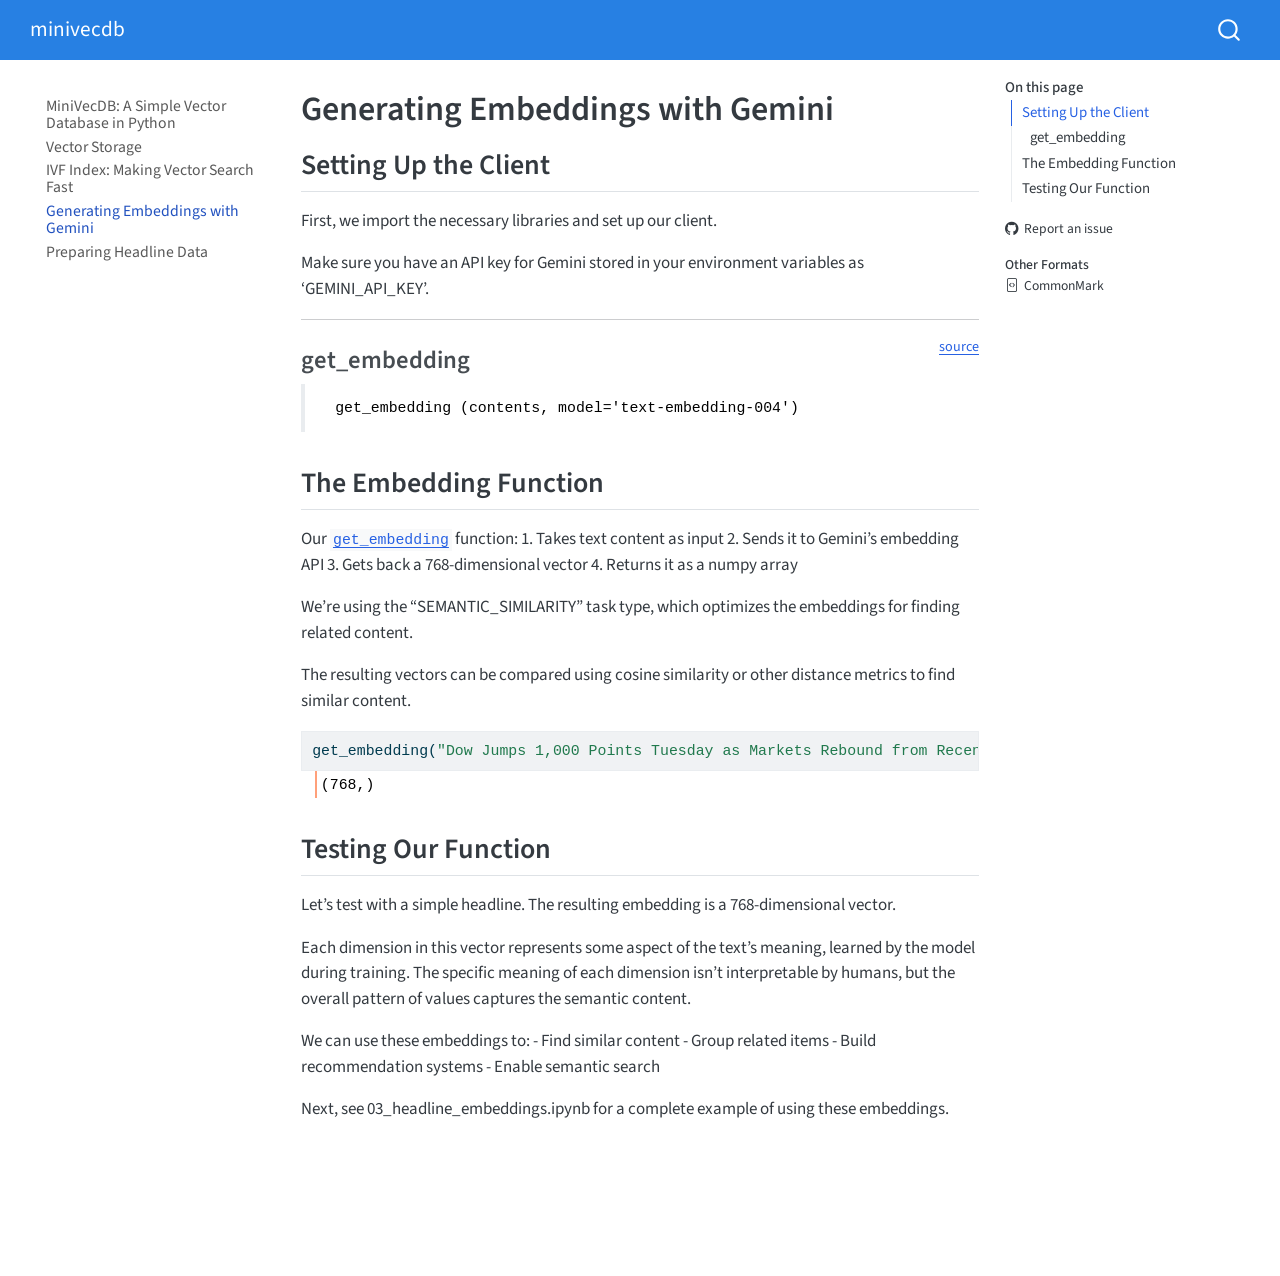
<file: gen_embeddings.html>
<!DOCTYPE html>
<html xmlns="http://www.w3.org/1999/xhtml" lang="en" xml:lang="en"><head>

<meta charset="utf-8">
<meta name="generator" content="quarto-1.6.43">

<meta name="viewport" content="width=device-width, initial-scale=1.0, user-scalable=yes">


<title>Generating Embeddings with Gemini – minivecdb</title>
<style>
code{white-space: pre-wrap;}
span.smallcaps{font-variant: small-caps;}
div.columns{display: flex; gap: min(4vw, 1.5em);}
div.column{flex: auto; overflow-x: auto;}
div.hanging-indent{margin-left: 1.5em; text-indent: -1.5em;}
ul.task-list{list-style: none;}
ul.task-list li input[type="checkbox"] {
  width: 0.8em;
  margin: 0 0.8em 0.2em -1em; /* quarto-specific, see https://github.com/quarto-dev/quarto-cli/issues/4556 */ 
  vertical-align: middle;
}
/* CSS for syntax highlighting */
pre > code.sourceCode { white-space: pre; position: relative; }
pre > code.sourceCode > span { line-height: 1.25; }
pre > code.sourceCode > span:empty { height: 1.2em; }
.sourceCode { overflow: visible; }
code.sourceCode > span { color: inherit; text-decoration: inherit; }
div.sourceCode { margin: 1em 0; }
pre.sourceCode { margin: 0; }
@media screen {
div.sourceCode { overflow: auto; }
}
@media print {
pre > code.sourceCode { white-space: pre-wrap; }
pre > code.sourceCode > span { display: inline-block; text-indent: -5em; padding-left: 5em; }
}
pre.numberSource code
  { counter-reset: source-line 0; }
pre.numberSource code > span
  { position: relative; left: -4em; counter-increment: source-line; }
pre.numberSource code > span > a:first-child::before
  { content: counter(source-line);
    position: relative; left: -1em; text-align: right; vertical-align: baseline;
    border: none; display: inline-block;
    -webkit-touch-callout: none; -webkit-user-select: none;
    -khtml-user-select: none; -moz-user-select: none;
    -ms-user-select: none; user-select: none;
    padding: 0 4px; width: 4em;
  }
pre.numberSource { margin-left: 3em;  padding-left: 4px; }
div.sourceCode
  {   }
@media screen {
pre > code.sourceCode > span > a:first-child::before { text-decoration: underline; }
}
</style>


<script src="site_libs/quarto-nav/quarto-nav.js"></script>
<script src="site_libs/quarto-nav/headroom.min.js"></script>
<script src="site_libs/clipboard/clipboard.min.js"></script>
<script src="site_libs/quarto-search/autocomplete.umd.js"></script>
<script src="site_libs/quarto-search/fuse.min.js"></script>
<script src="site_libs/quarto-search/quarto-search.js"></script>
<meta name="quarto:offset" content="./">
<script src="site_libs/quarto-html/quarto.js"></script>
<script src="site_libs/quarto-html/popper.min.js"></script>
<script src="site_libs/quarto-html/tippy.umd.min.js"></script>
<script src="site_libs/quarto-html/anchor.min.js"></script>
<link href="site_libs/quarto-html/tippy.css" rel="stylesheet">
<link href="site_libs/quarto-html/quarto-syntax-highlighting-d4d76bf8491c20bad77d141916dc28e1.css" rel="stylesheet" id="quarto-text-highlighting-styles">
<script src="site_libs/bootstrap/bootstrap.min.js"></script>
<link href="site_libs/bootstrap/bootstrap-icons.css" rel="stylesheet">
<link href="site_libs/bootstrap/bootstrap-2bb5d4f3211b1f2987d32ef8009fce28.min.css" rel="stylesheet" append-hash="true" id="quarto-bootstrap" data-mode="light">
<script id="quarto-search-options" type="application/json">{
  "location": "navbar",
  "copy-button": false,
  "collapse-after": 3,
  "panel-placement": "end",
  "type": "overlay",
  "limit": 50,
  "keyboard-shortcut": [
    "f",
    "/",
    "s"
  ],
  "show-item-context": false,
  "language": {
    "search-no-results-text": "No results",
    "search-matching-documents-text": "matching documents",
    "search-copy-link-title": "Copy link to search",
    "search-hide-matches-text": "Hide additional matches",
    "search-more-match-text": "more match in this document",
    "search-more-matches-text": "more matches in this document",
    "search-clear-button-title": "Clear",
    "search-text-placeholder": "",
    "search-detached-cancel-button-title": "Cancel",
    "search-submit-button-title": "Submit",
    "search-label": "Search"
  }
}</script>


<link rel="stylesheet" href="styles.css">
<meta property="og:title" content="Generating Embeddings with Gemini – minivecdb">
<meta property="og:description" content="A lightweight vector database for learning and experimenting with similarity search algorithms.">
<meta property="og:site_name" content="minivecdb">
<meta name="twitter:title" content="Generating Embeddings with Gemini – minivecdb">
<meta name="twitter:description" content="A lightweight vector database for learning and experimenting with similarity search algorithms.">
<meta name="twitter:card" content="summary">
</head>

<body class="nav-sidebar floating nav-fixed">

<div id="quarto-search-results"></div>
  <header id="quarto-header" class="headroom fixed-top">
    <nav class="navbar navbar-expand-lg " data-bs-theme="dark">
      <div class="navbar-container container-fluid">
      <div class="navbar-brand-container mx-auto">
    <a class="navbar-brand" href="./index.html">
    <span class="navbar-title">minivecdb</span>
    </a>
  </div>
        <div class="quarto-navbar-tools tools-end">
</div>
          <div id="quarto-search" class="" title="Search"></div>
      </div> <!-- /container-fluid -->
    </nav>
  <nav class="quarto-secondary-nav">
    <div class="container-fluid d-flex">
      <button type="button" class="quarto-btn-toggle btn" data-bs-toggle="collapse" role="button" data-bs-target=".quarto-sidebar-collapse-item" aria-controls="quarto-sidebar" aria-expanded="false" aria-label="Toggle sidebar navigation" onclick="if (window.quartoToggleHeadroom) { window.quartoToggleHeadroom(); }">
        <i class="bi bi-layout-text-sidebar-reverse"></i>
      </button>
        <nav class="quarto-page-breadcrumbs" aria-label="breadcrumb"><ol class="breadcrumb"><li class="breadcrumb-item"><a href="./gen_embeddings.html">Generating Embeddings with Gemini</a></li></ol></nav>
        <a class="flex-grow-1" role="navigation" data-bs-toggle="collapse" data-bs-target=".quarto-sidebar-collapse-item" aria-controls="quarto-sidebar" aria-expanded="false" aria-label="Toggle sidebar navigation" onclick="if (window.quartoToggleHeadroom) { window.quartoToggleHeadroom(); }">      
        </a>
    </div>
  </nav>
</header>
<!-- content -->
<div id="quarto-content" class="quarto-container page-columns page-rows-contents page-layout-article page-navbar">
<!-- sidebar -->
  <nav id="quarto-sidebar" class="sidebar collapse collapse-horizontal quarto-sidebar-collapse-item sidebar-navigation floating overflow-auto">
    <div class="sidebar-menu-container"> 
    <ul class="list-unstyled mt-1">
        <li class="sidebar-item">
  <div class="sidebar-item-container"> 
  <a href="./index.html" class="sidebar-item-text sidebar-link">
 <span class="menu-text">MiniVecDB: A Simple Vector Database in Python</span></a>
  </div>
</li>
        <li class="sidebar-item">
  <div class="sidebar-item-container"> 
  <a href="./vector_storage.html" class="sidebar-item-text sidebar-link">
 <span class="menu-text">Vector Storage</span></a>
  </div>
</li>
        <li class="sidebar-item">
  <div class="sidebar-item-container"> 
  <a href="./ivf_index.html" class="sidebar-item-text sidebar-link">
 <span class="menu-text">IVF Index: Making Vector Search Fast</span></a>
  </div>
</li>
        <li class="sidebar-item">
  <div class="sidebar-item-container"> 
  <a href="./gen_embeddings.html" class="sidebar-item-text sidebar-link active">
 <span class="menu-text">Generating Embeddings with Gemini</span></a>
  </div>
</li>
        <li class="sidebar-item">
  <div class="sidebar-item-container"> 
  <a href="./headline_embeddings.html" class="sidebar-item-text sidebar-link">
 <span class="menu-text">Preparing Headline Data</span></a>
  </div>
</li>
    </ul>
    </div>
</nav>
<div id="quarto-sidebar-glass" class="quarto-sidebar-collapse-item" data-bs-toggle="collapse" data-bs-target=".quarto-sidebar-collapse-item"></div>
<!-- margin-sidebar -->
    <div id="quarto-margin-sidebar" class="sidebar margin-sidebar">
        <nav id="TOC" role="doc-toc" class="toc-active">
    <h2 id="toc-title">On this page</h2>
   
  <ul>
  <li><a href="#setting-up-the-client" id="toc-setting-up-the-client" class="nav-link active" data-scroll-target="#setting-up-the-client">Setting Up the Client</a>
  <ul class="collapse">
  <li><a href="#get_embedding" id="toc-get_embedding" class="nav-link" data-scroll-target="#get_embedding">get_embedding</a></li>
  </ul></li>
  <li><a href="#the-embedding-function" id="toc-the-embedding-function" class="nav-link" data-scroll-target="#the-embedding-function">The Embedding Function</a></li>
  <li><a href="#testing-our-function" id="toc-testing-our-function" class="nav-link" data-scroll-target="#testing-our-function">Testing Our Function</a></li>
  </ul>
<div class="toc-actions"><ul><li><a href="https://github.com/anubhavmaity/MiniVecDB/issues/new" class="toc-action"><i class="bi bi-github"></i>Report an issue</a></li></ul></div><div class="quarto-alternate-formats"><h2>Other Formats</h2><ul><li><a href="gen_embeddings.html.md"><i class="bi bi-file-code"></i>CommonMark</a></li></ul></div></nav>
    </div>
<!-- main -->
<main class="content" id="quarto-document-content">

<header id="title-block-header" class="quarto-title-block default">
<div class="quarto-title">
<h1 class="title">Generating Embeddings with Gemini</h1>
</div>



<div class="quarto-title-meta">

    
  
    
  </div>
  


</header>


<!-- WARNING: THIS FILE WAS AUTOGENERATED! DO NOT EDIT! -->
<section id="setting-up-the-client" class="level2">
<h2 class="anchored" data-anchor-id="setting-up-the-client">Setting Up the Client</h2>
<p>First, we import the necessary libraries and set up our client.</p>
<p>Make sure you have an API key for Gemini stored in your environment variables as ‘GEMINI_API_KEY’.</p>
<hr>
<p><a href="https://github.com/anubhavmaity/MiniVecDB/blob/main/minivecdb/gen_emb.py#L14" target="_blank" style="float:right; font-size:smaller">source</a></p>
<section id="get_embedding" class="level3">
<h3 class="anchored" data-anchor-id="get_embedding">get_embedding</h3>
<blockquote class="blockquote">
<pre><code> get_embedding (contents, model='text-embedding-004')</code></pre>
</blockquote>
</section>
</section>
<section id="the-embedding-function" class="level2">
<h2 class="anchored" data-anchor-id="the-embedding-function">The Embedding Function</h2>
<p>Our <a href="https://anubhavmaity.github.io/MiniVecDB/gen_embeddings.html#get_embedding"><code>get_embedding</code></a> function: 1. Takes text content as input 2. Sends it to Gemini’s embedding API 3. Gets back a 768-dimensional vector 4. Returns it as a numpy array</p>
<p>We’re using the “SEMANTIC_SIMILARITY” task type, which optimizes the embeddings for finding related content.</p>
<p>The resulting vectors can be compared using cosine similarity or other distance metrics to find similar content.</p>
<div id="1aafd7cc-de6b-4d64-9e7e-c1c562062a08" class="cell">
<div class="sourceCode cell-code" id="cb2"><pre class="sourceCode python code-with-copy"><code class="sourceCode python"><span id="cb2-1"><a href="#cb2-1" aria-hidden="true" tabindex="-1"></a>get_embedding(<span class="st">"Dow Jumps 1,000 Points Tuesday as Markets Rebound from Recent Losses"</span>).shape</span></code><button title="Copy to Clipboard" class="code-copy-button"><i class="bi"></i></button></pre></div>
<div class="cell-output cell-output-display">
<pre><code>(768,)</code></pre>
</div>
</div>
</section>
<section id="testing-our-function" class="level2">
<h2 class="anchored" data-anchor-id="testing-our-function">Testing Our Function</h2>
<p>Let’s test with a simple headline. The resulting embedding is a 768-dimensional vector.</p>
<p>Each dimension in this vector represents some aspect of the text’s meaning, learned by the model during training. The specific meaning of each dimension isn’t interpretable by humans, but the overall pattern of values captures the semantic content.</p>
<p>We can use these embeddings to: - Find similar content - Group related items - Build recommendation systems - Enable semantic search</p>
<p>Next, see 03_headline_embeddings.ipynb for a complete example of using these embeddings.</p>


</section>

</main> <!-- /main -->
<script id="quarto-html-after-body" type="application/javascript">
window.document.addEventListener("DOMContentLoaded", function (event) {
  const toggleBodyColorMode = (bsSheetEl) => {
    const mode = bsSheetEl.getAttribute("data-mode");
    const bodyEl = window.document.querySelector("body");
    if (mode === "dark") {
      bodyEl.classList.add("quarto-dark");
      bodyEl.classList.remove("quarto-light");
    } else {
      bodyEl.classList.add("quarto-light");
      bodyEl.classList.remove("quarto-dark");
    }
  }
  const toggleBodyColorPrimary = () => {
    const bsSheetEl = window.document.querySelector("link#quarto-bootstrap");
    if (bsSheetEl) {
      toggleBodyColorMode(bsSheetEl);
    }
  }
  toggleBodyColorPrimary();  
  const icon = "";
  const anchorJS = new window.AnchorJS();
  anchorJS.options = {
    placement: 'right',
    icon: icon
  };
  anchorJS.add('.anchored');
  const isCodeAnnotation = (el) => {
    for (const clz of el.classList) {
      if (clz.startsWith('code-annotation-')) {                     
        return true;
      }
    }
    return false;
  }
  const onCopySuccess = function(e) {
    // button target
    const button = e.trigger;
    // don't keep focus
    button.blur();
    // flash "checked"
    button.classList.add('code-copy-button-checked');
    var currentTitle = button.getAttribute("title");
    button.setAttribute("title", "Copied!");
    let tooltip;
    if (window.bootstrap) {
      button.setAttribute("data-bs-toggle", "tooltip");
      button.setAttribute("data-bs-placement", "left");
      button.setAttribute("data-bs-title", "Copied!");
      tooltip = new bootstrap.Tooltip(button, 
        { trigger: "manual", 
          customClass: "code-copy-button-tooltip",
          offset: [0, -8]});
      tooltip.show();    
    }
    setTimeout(function() {
      if (tooltip) {
        tooltip.hide();
        button.removeAttribute("data-bs-title");
        button.removeAttribute("data-bs-toggle");
        button.removeAttribute("data-bs-placement");
      }
      button.setAttribute("title", currentTitle);
      button.classList.remove('code-copy-button-checked');
    }, 1000);
    // clear code selection
    e.clearSelection();
  }
  const getTextToCopy = function(trigger) {
      const codeEl = trigger.previousElementSibling.cloneNode(true);
      for (const childEl of codeEl.children) {
        if (isCodeAnnotation(childEl)) {
          childEl.remove();
        }
      }
      return codeEl.innerText;
  }
  const clipboard = new window.ClipboardJS('.code-copy-button:not([data-in-quarto-modal])', {
    text: getTextToCopy
  });
  clipboard.on('success', onCopySuccess);
  if (window.document.getElementById('quarto-embedded-source-code-modal')) {
    const clipboardModal = new window.ClipboardJS('.code-copy-button[data-in-quarto-modal]', {
      text: getTextToCopy,
      container: window.document.getElementById('quarto-embedded-source-code-modal')
    });
    clipboardModal.on('success', onCopySuccess);
  }
    var localhostRegex = new RegExp(/^(?:http|https):\/\/localhost\:?[0-9]*\//);
    var mailtoRegex = new RegExp(/^mailto:/);
      var filterRegex = new RegExp("https:\/\/anubhavmaity\.github\.io\/MiniVecDB");
    var isInternal = (href) => {
        return filterRegex.test(href) || localhostRegex.test(href) || mailtoRegex.test(href);
    }
    // Inspect non-navigation links and adorn them if external
 	var links = window.document.querySelectorAll('a[href]:not(.nav-link):not(.navbar-brand):not(.toc-action):not(.sidebar-link):not(.sidebar-item-toggle):not(.pagination-link):not(.no-external):not([aria-hidden]):not(.dropdown-item):not(.quarto-navigation-tool):not(.about-link)');
    for (var i=0; i<links.length; i++) {
      const link = links[i];
      if (!isInternal(link.href)) {
        // undo the damage that might have been done by quarto-nav.js in the case of
        // links that we want to consider external
        if (link.dataset.originalHref !== undefined) {
          link.href = link.dataset.originalHref;
        }
      }
    }
  function tippyHover(el, contentFn, onTriggerFn, onUntriggerFn) {
    const config = {
      allowHTML: true,
      maxWidth: 500,
      delay: 100,
      arrow: false,
      appendTo: function(el) {
          return el.parentElement;
      },
      interactive: true,
      interactiveBorder: 10,
      theme: 'quarto',
      placement: 'bottom-start',
    };
    if (contentFn) {
      config.content = contentFn;
    }
    if (onTriggerFn) {
      config.onTrigger = onTriggerFn;
    }
    if (onUntriggerFn) {
      config.onUntrigger = onUntriggerFn;
    }
    window.tippy(el, config); 
  }
  const noterefs = window.document.querySelectorAll('a[role="doc-noteref"]');
  for (var i=0; i<noterefs.length; i++) {
    const ref = noterefs[i];
    tippyHover(ref, function() {
      // use id or data attribute instead here
      let href = ref.getAttribute('data-footnote-href') || ref.getAttribute('href');
      try { href = new URL(href).hash; } catch {}
      const id = href.replace(/^#\/?/, "");
      const note = window.document.getElementById(id);
      if (note) {
        return note.innerHTML;
      } else {
        return "";
      }
    });
  }
  const xrefs = window.document.querySelectorAll('a.quarto-xref');
  const processXRef = (id, note) => {
    // Strip column container classes
    const stripColumnClz = (el) => {
      el.classList.remove("page-full", "page-columns");
      if (el.children) {
        for (const child of el.children) {
          stripColumnClz(child);
        }
      }
    }
    stripColumnClz(note)
    if (id === null || id.startsWith('sec-')) {
      // Special case sections, only their first couple elements
      const container = document.createElement("div");
      if (note.children && note.children.length > 2) {
        container.appendChild(note.children[0].cloneNode(true));
        for (let i = 1; i < note.children.length; i++) {
          const child = note.children[i];
          if (child.tagName === "P" && child.innerText === "") {
            continue;
          } else {
            container.appendChild(child.cloneNode(true));
            break;
          }
        }
        if (window.Quarto?.typesetMath) {
          window.Quarto.typesetMath(container);
        }
        return container.innerHTML
      } else {
        if (window.Quarto?.typesetMath) {
          window.Quarto.typesetMath(note);
        }
        return note.innerHTML;
      }
    } else {
      // Remove any anchor links if they are present
      const anchorLink = note.querySelector('a.anchorjs-link');
      if (anchorLink) {
        anchorLink.remove();
      }
      if (window.Quarto?.typesetMath) {
        window.Quarto.typesetMath(note);
      }
      if (note.classList.contains("callout")) {
        return note.outerHTML;
      } else {
        return note.innerHTML;
      }
    }
  }
  for (var i=0; i<xrefs.length; i++) {
    const xref = xrefs[i];
    tippyHover(xref, undefined, function(instance) {
      instance.disable();
      let url = xref.getAttribute('href');
      let hash = undefined; 
      if (url.startsWith('#')) {
        hash = url;
      } else {
        try { hash = new URL(url).hash; } catch {}
      }
      if (hash) {
        const id = hash.replace(/^#\/?/, "");
        const note = window.document.getElementById(id);
        if (note !== null) {
          try {
            const html = processXRef(id, note.cloneNode(true));
            instance.setContent(html);
          } finally {
            instance.enable();
            instance.show();
          }
        } else {
          // See if we can fetch this
          fetch(url.split('#')[0])
          .then(res => res.text())
          .then(html => {
            const parser = new DOMParser();
            const htmlDoc = parser.parseFromString(html, "text/html");
            const note = htmlDoc.getElementById(id);
            if (note !== null) {
              const html = processXRef(id, note);
              instance.setContent(html);
            } 
          }).finally(() => {
            instance.enable();
            instance.show();
          });
        }
      } else {
        // See if we can fetch a full url (with no hash to target)
        // This is a special case and we should probably do some content thinning / targeting
        fetch(url)
        .then(res => res.text())
        .then(html => {
          const parser = new DOMParser();
          const htmlDoc = parser.parseFromString(html, "text/html");
          const note = htmlDoc.querySelector('main.content');
          if (note !== null) {
            // This should only happen for chapter cross references
            // (since there is no id in the URL)
            // remove the first header
            if (note.children.length > 0 && note.children[0].tagName === "HEADER") {
              note.children[0].remove();
            }
            const html = processXRef(null, note);
            instance.setContent(html);
          } 
        }).finally(() => {
          instance.enable();
          instance.show();
        });
      }
    }, function(instance) {
    });
  }
      let selectedAnnoteEl;
      const selectorForAnnotation = ( cell, annotation) => {
        let cellAttr = 'data-code-cell="' + cell + '"';
        let lineAttr = 'data-code-annotation="' +  annotation + '"';
        const selector = 'span[' + cellAttr + '][' + lineAttr + ']';
        return selector;
      }
      const selectCodeLines = (annoteEl) => {
        const doc = window.document;
        const targetCell = annoteEl.getAttribute("data-target-cell");
        const targetAnnotation = annoteEl.getAttribute("data-target-annotation");
        const annoteSpan = window.document.querySelector(selectorForAnnotation(targetCell, targetAnnotation));
        const lines = annoteSpan.getAttribute("data-code-lines").split(",");
        const lineIds = lines.map((line) => {
          return targetCell + "-" + line;
        })
        let top = null;
        let height = null;
        let parent = null;
        if (lineIds.length > 0) {
            //compute the position of the single el (top and bottom and make a div)
            const el = window.document.getElementById(lineIds[0]);
            top = el.offsetTop;
            height = el.offsetHeight;
            parent = el.parentElement.parentElement;
          if (lineIds.length > 1) {
            const lastEl = window.document.getElementById(lineIds[lineIds.length - 1]);
            const bottom = lastEl.offsetTop + lastEl.offsetHeight;
            height = bottom - top;
          }
          if (top !== null && height !== null && parent !== null) {
            // cook up a div (if necessary) and position it 
            let div = window.document.getElementById("code-annotation-line-highlight");
            if (div === null) {
              div = window.document.createElement("div");
              div.setAttribute("id", "code-annotation-line-highlight");
              div.style.position = 'absolute';
              parent.appendChild(div);
            }
            div.style.top = top - 2 + "px";
            div.style.height = height + 4 + "px";
            div.style.left = 0;
            let gutterDiv = window.document.getElementById("code-annotation-line-highlight-gutter");
            if (gutterDiv === null) {
              gutterDiv = window.document.createElement("div");
              gutterDiv.setAttribute("id", "code-annotation-line-highlight-gutter");
              gutterDiv.style.position = 'absolute';
              const codeCell = window.document.getElementById(targetCell);
              const gutter = codeCell.querySelector('.code-annotation-gutter');
              gutter.appendChild(gutterDiv);
            }
            gutterDiv.style.top = top - 2 + "px";
            gutterDiv.style.height = height + 4 + "px";
          }
          selectedAnnoteEl = annoteEl;
        }
      };
      const unselectCodeLines = () => {
        const elementsIds = ["code-annotation-line-highlight", "code-annotation-line-highlight-gutter"];
        elementsIds.forEach((elId) => {
          const div = window.document.getElementById(elId);
          if (div) {
            div.remove();
          }
        });
        selectedAnnoteEl = undefined;
      };
        // Handle positioning of the toggle
    window.addEventListener(
      "resize",
      throttle(() => {
        elRect = undefined;
        if (selectedAnnoteEl) {
          selectCodeLines(selectedAnnoteEl);
        }
      }, 10)
    );
    function throttle(fn, ms) {
    let throttle = false;
    let timer;
      return (...args) => {
        if(!throttle) { // first call gets through
            fn.apply(this, args);
            throttle = true;
        } else { // all the others get throttled
            if(timer) clearTimeout(timer); // cancel #2
            timer = setTimeout(() => {
              fn.apply(this, args);
              timer = throttle = false;
            }, ms);
        }
      };
    }
      // Attach click handler to the DT
      const annoteDls = window.document.querySelectorAll('dt[data-target-cell]');
      for (const annoteDlNode of annoteDls) {
        annoteDlNode.addEventListener('click', (event) => {
          const clickedEl = event.target;
          if (clickedEl !== selectedAnnoteEl) {
            unselectCodeLines();
            const activeEl = window.document.querySelector('dt[data-target-cell].code-annotation-active');
            if (activeEl) {
              activeEl.classList.remove('code-annotation-active');
            }
            selectCodeLines(clickedEl);
            clickedEl.classList.add('code-annotation-active');
          } else {
            // Unselect the line
            unselectCodeLines();
            clickedEl.classList.remove('code-annotation-active');
          }
        });
      }
  const findCites = (el) => {
    const parentEl = el.parentElement;
    if (parentEl) {
      const cites = parentEl.dataset.cites;
      if (cites) {
        return {
          el,
          cites: cites.split(' ')
        };
      } else {
        return findCites(el.parentElement)
      }
    } else {
      return undefined;
    }
  };
  var bibliorefs = window.document.querySelectorAll('a[role="doc-biblioref"]');
  for (var i=0; i<bibliorefs.length; i++) {
    const ref = bibliorefs[i];
    const citeInfo = findCites(ref);
    if (citeInfo) {
      tippyHover(citeInfo.el, function() {
        var popup = window.document.createElement('div');
        citeInfo.cites.forEach(function(cite) {
          var citeDiv = window.document.createElement('div');
          citeDiv.classList.add('hanging-indent');
          citeDiv.classList.add('csl-entry');
          var biblioDiv = window.document.getElementById('ref-' + cite);
          if (biblioDiv) {
            citeDiv.innerHTML = biblioDiv.innerHTML;
          }
          popup.appendChild(citeDiv);
        });
        return popup.innerHTML;
      });
    }
  }
});
</script>
</div> <!-- /content -->




<footer class="footer"><div class="nav-footer"><div class="nav-footer-center"><div class="toc-actions d-sm-block d-md-none"><ul><li><a href="https://github.com/anubhavmaity/MiniVecDB/issues/new" class="toc-action"><i class="bi bi-github"></i>Report an issue</a></li></ul></div></div></div></footer></body></html>
</file>
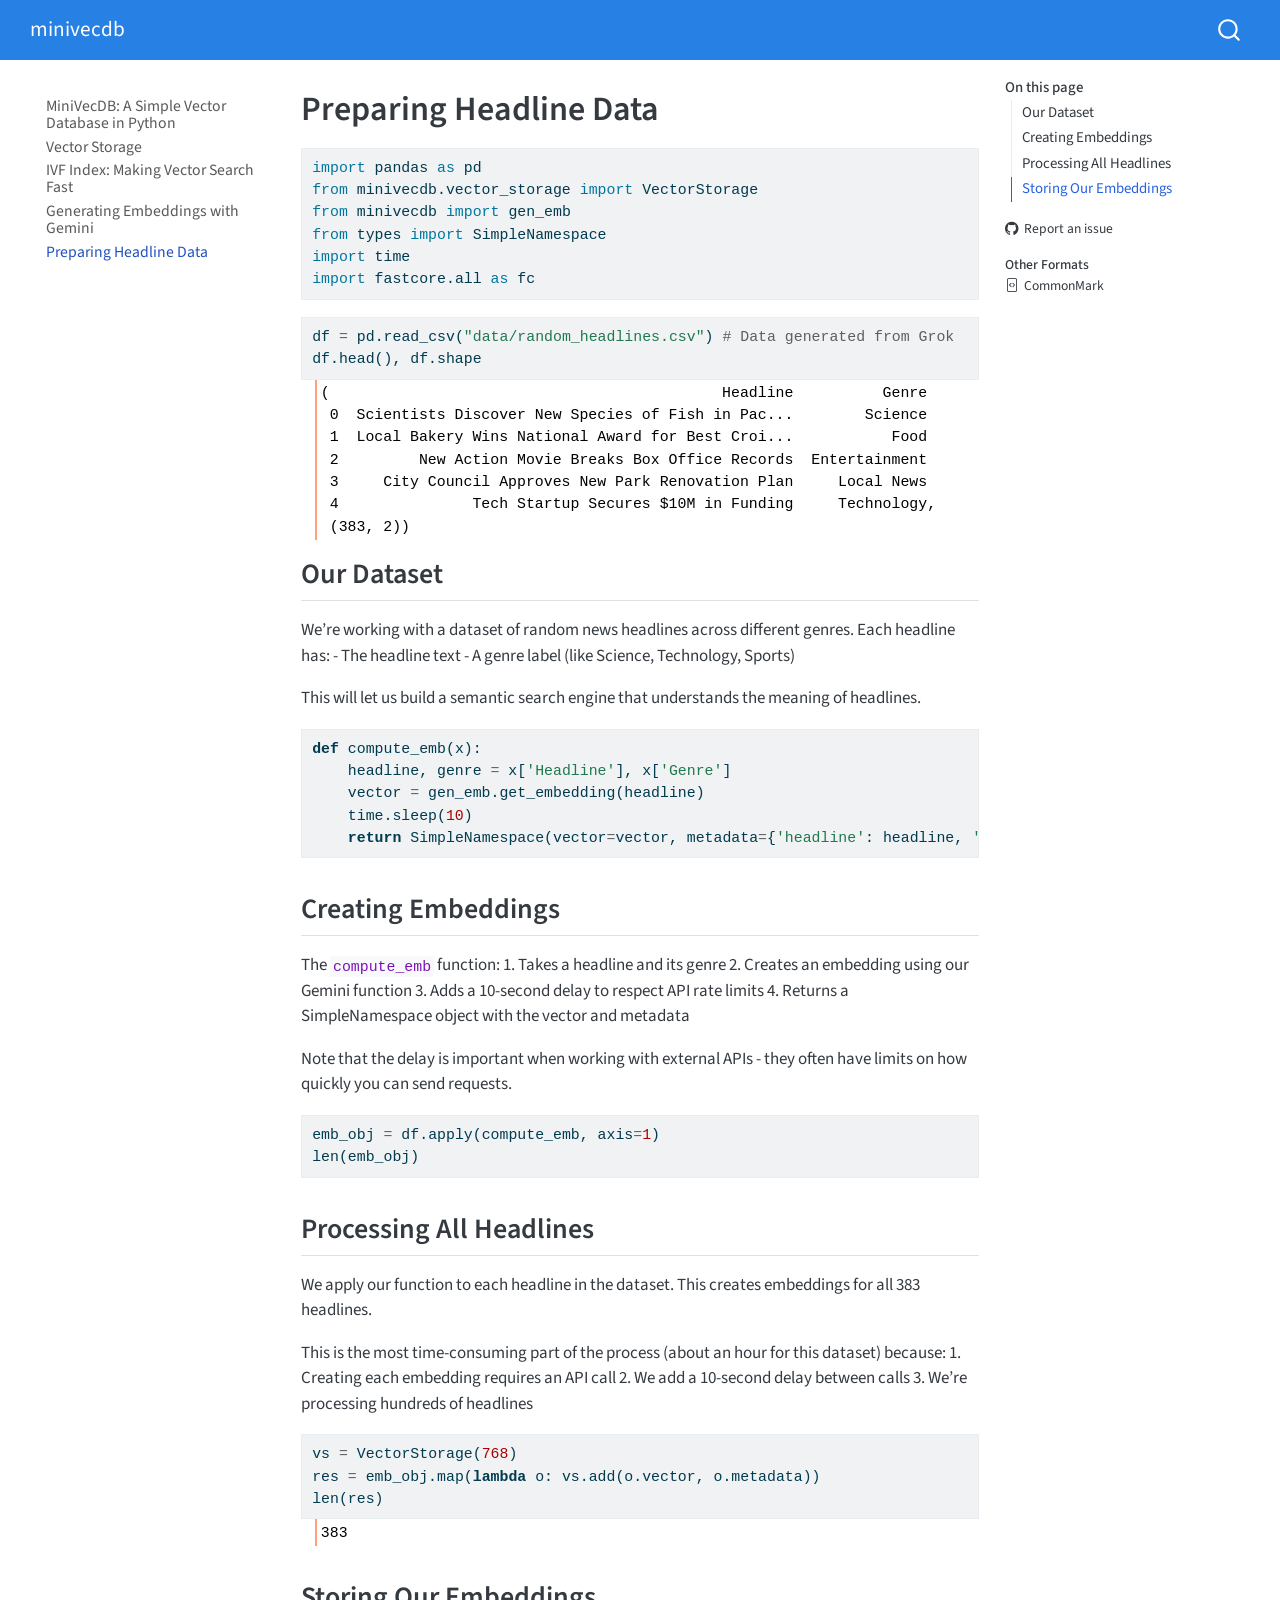
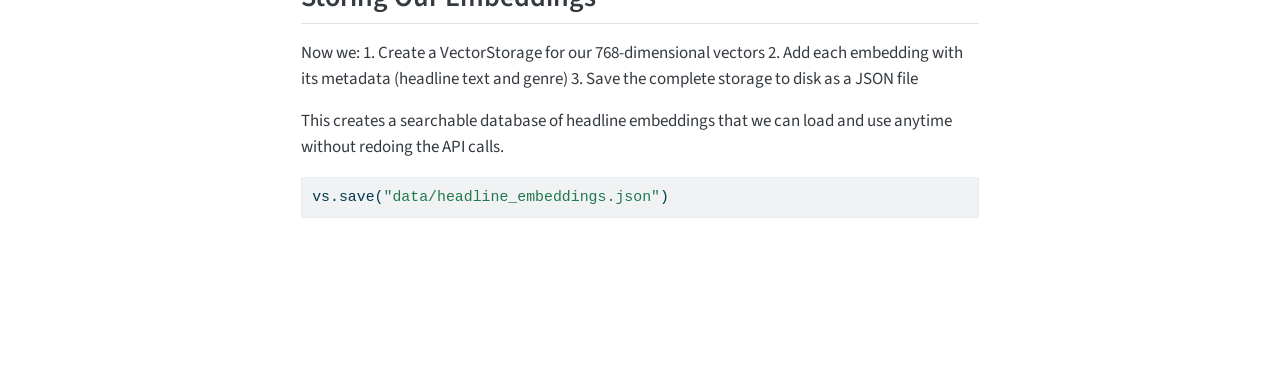
<file: headline_embeddings.html>
<!DOCTYPE html>
<html xmlns="http://www.w3.org/1999/xhtml" lang="en" xml:lang="en"><head>

<meta charset="utf-8">
<meta name="generator" content="quarto-1.6.43">

<meta name="viewport" content="width=device-width, initial-scale=1.0, user-scalable=yes">


<title>Preparing Headline Data – minivecdb</title>
<style>
code{white-space: pre-wrap;}
span.smallcaps{font-variant: small-caps;}
div.columns{display: flex; gap: min(4vw, 1.5em);}
div.column{flex: auto; overflow-x: auto;}
div.hanging-indent{margin-left: 1.5em; text-indent: -1.5em;}
ul.task-list{list-style: none;}
ul.task-list li input[type="checkbox"] {
  width: 0.8em;
  margin: 0 0.8em 0.2em -1em; /* quarto-specific, see https://github.com/quarto-dev/quarto-cli/issues/4556 */ 
  vertical-align: middle;
}
/* CSS for syntax highlighting */
pre > code.sourceCode { white-space: pre; position: relative; }
pre > code.sourceCode > span { line-height: 1.25; }
pre > code.sourceCode > span:empty { height: 1.2em; }
.sourceCode { overflow: visible; }
code.sourceCode > span { color: inherit; text-decoration: inherit; }
div.sourceCode { margin: 1em 0; }
pre.sourceCode { margin: 0; }
@media screen {
div.sourceCode { overflow: auto; }
}
@media print {
pre > code.sourceCode { white-space: pre-wrap; }
pre > code.sourceCode > span { display: inline-block; text-indent: -5em; padding-left: 5em; }
}
pre.numberSource code
  { counter-reset: source-line 0; }
pre.numberSource code > span
  { position: relative; left: -4em; counter-increment: source-line; }
pre.numberSource code > span > a:first-child::before
  { content: counter(source-line);
    position: relative; left: -1em; text-align: right; vertical-align: baseline;
    border: none; display: inline-block;
    -webkit-touch-callout: none; -webkit-user-select: none;
    -khtml-user-select: none; -moz-user-select: none;
    -ms-user-select: none; user-select: none;
    padding: 0 4px; width: 4em;
  }
pre.numberSource { margin-left: 3em;  padding-left: 4px; }
div.sourceCode
  {   }
@media screen {
pre > code.sourceCode > span > a:first-child::before { text-decoration: underline; }
}
</style>


<script src="site_libs/quarto-nav/quarto-nav.js"></script>
<script src="site_libs/quarto-nav/headroom.min.js"></script>
<script src="site_libs/clipboard/clipboard.min.js"></script>
<script src="site_libs/quarto-search/autocomplete.umd.js"></script>
<script src="site_libs/quarto-search/fuse.min.js"></script>
<script src="site_libs/quarto-search/quarto-search.js"></script>
<meta name="quarto:offset" content="./">
<script src="site_libs/quarto-html/quarto.js"></script>
<script src="site_libs/quarto-html/popper.min.js"></script>
<script src="site_libs/quarto-html/tippy.umd.min.js"></script>
<script src="site_libs/quarto-html/anchor.min.js"></script>
<link href="site_libs/quarto-html/tippy.css" rel="stylesheet">
<link href="site_libs/quarto-html/quarto-syntax-highlighting-d4d76bf8491c20bad77d141916dc28e1.css" rel="stylesheet" id="quarto-text-highlighting-styles">
<script src="site_libs/bootstrap/bootstrap.min.js"></script>
<link href="site_libs/bootstrap/bootstrap-icons.css" rel="stylesheet">
<link href="site_libs/bootstrap/bootstrap-2bb5d4f3211b1f2987d32ef8009fce28.min.css" rel="stylesheet" append-hash="true" id="quarto-bootstrap" data-mode="light">
<script id="quarto-search-options" type="application/json">{
  "location": "navbar",
  "copy-button": false,
  "collapse-after": 3,
  "panel-placement": "end",
  "type": "overlay",
  "limit": 50,
  "keyboard-shortcut": [
    "f",
    "/",
    "s"
  ],
  "show-item-context": false,
  "language": {
    "search-no-results-text": "No results",
    "search-matching-documents-text": "matching documents",
    "search-copy-link-title": "Copy link to search",
    "search-hide-matches-text": "Hide additional matches",
    "search-more-match-text": "more match in this document",
    "search-more-matches-text": "more matches in this document",
    "search-clear-button-title": "Clear",
    "search-text-placeholder": "",
    "search-detached-cancel-button-title": "Cancel",
    "search-submit-button-title": "Submit",
    "search-label": "Search"
  }
}</script>


<link rel="stylesheet" href="styles.css">
<meta property="og:title" content="Preparing Headline Data – minivecdb">
<meta property="og:description" content="A lightweight vector database for learning and experimenting with similarity search algorithms.">
<meta property="og:site_name" content="minivecdb">
<meta name="twitter:title" content="Preparing Headline Data – minivecdb">
<meta name="twitter:description" content="A lightweight vector database for learning and experimenting with similarity search algorithms.">
<meta name="twitter:card" content="summary">
</head>

<body class="nav-sidebar floating nav-fixed">

<div id="quarto-search-results"></div>
  <header id="quarto-header" class="headroom fixed-top">
    <nav class="navbar navbar-expand-lg " data-bs-theme="dark">
      <div class="navbar-container container-fluid">
      <div class="navbar-brand-container mx-auto">
    <a class="navbar-brand" href="./index.html">
    <span class="navbar-title">minivecdb</span>
    </a>
  </div>
        <div class="quarto-navbar-tools tools-end">
</div>
          <div id="quarto-search" class="" title="Search"></div>
      </div> <!-- /container-fluid -->
    </nav>
  <nav class="quarto-secondary-nav">
    <div class="container-fluid d-flex">
      <button type="button" class="quarto-btn-toggle btn" data-bs-toggle="collapse" role="button" data-bs-target=".quarto-sidebar-collapse-item" aria-controls="quarto-sidebar" aria-expanded="false" aria-label="Toggle sidebar navigation" onclick="if (window.quartoToggleHeadroom) { window.quartoToggleHeadroom(); }">
        <i class="bi bi-layout-text-sidebar-reverse"></i>
      </button>
        <nav class="quarto-page-breadcrumbs" aria-label="breadcrumb"><ol class="breadcrumb"><li class="breadcrumb-item"><a href="./headline_embeddings.html">Preparing Headline Data</a></li></ol></nav>
        <a class="flex-grow-1" role="navigation" data-bs-toggle="collapse" data-bs-target=".quarto-sidebar-collapse-item" aria-controls="quarto-sidebar" aria-expanded="false" aria-label="Toggle sidebar navigation" onclick="if (window.quartoToggleHeadroom) { window.quartoToggleHeadroom(); }">      
        </a>
    </div>
  </nav>
</header>
<!-- content -->
<div id="quarto-content" class="quarto-container page-columns page-rows-contents page-layout-article page-navbar">
<!-- sidebar -->
  <nav id="quarto-sidebar" class="sidebar collapse collapse-horizontal quarto-sidebar-collapse-item sidebar-navigation floating overflow-auto">
    <div class="sidebar-menu-container"> 
    <ul class="list-unstyled mt-1">
        <li class="sidebar-item">
  <div class="sidebar-item-container"> 
  <a href="./index.html" class="sidebar-item-text sidebar-link">
 <span class="menu-text">MiniVecDB: A Simple Vector Database in Python</span></a>
  </div>
</li>
        <li class="sidebar-item">
  <div class="sidebar-item-container"> 
  <a href="./vector_storage.html" class="sidebar-item-text sidebar-link">
 <span class="menu-text">Vector Storage</span></a>
  </div>
</li>
        <li class="sidebar-item">
  <div class="sidebar-item-container"> 
  <a href="./ivf_index.html" class="sidebar-item-text sidebar-link">
 <span class="menu-text">IVF Index: Making Vector Search Fast</span></a>
  </div>
</li>
        <li class="sidebar-item">
  <div class="sidebar-item-container"> 
  <a href="./gen_embeddings.html" class="sidebar-item-text sidebar-link">
 <span class="menu-text">Generating Embeddings with Gemini</span></a>
  </div>
</li>
        <li class="sidebar-item">
  <div class="sidebar-item-container"> 
  <a href="./headline_embeddings.html" class="sidebar-item-text sidebar-link active">
 <span class="menu-text">Preparing Headline Data</span></a>
  </div>
</li>
    </ul>
    </div>
</nav>
<div id="quarto-sidebar-glass" class="quarto-sidebar-collapse-item" data-bs-toggle="collapse" data-bs-target=".quarto-sidebar-collapse-item"></div>
<!-- margin-sidebar -->
    <div id="quarto-margin-sidebar" class="sidebar margin-sidebar">
        <nav id="TOC" role="doc-toc" class="toc-active">
    <h2 id="toc-title">On this page</h2>
   
  <ul>
  <li><a href="#our-dataset" id="toc-our-dataset" class="nav-link active" data-scroll-target="#our-dataset">Our Dataset</a></li>
  <li><a href="#creating-embeddings" id="toc-creating-embeddings" class="nav-link" data-scroll-target="#creating-embeddings">Creating Embeddings</a></li>
  <li><a href="#processing-all-headlines" id="toc-processing-all-headlines" class="nav-link" data-scroll-target="#processing-all-headlines">Processing All Headlines</a></li>
  <li><a href="#storing-our-embeddings" id="toc-storing-our-embeddings" class="nav-link" data-scroll-target="#storing-our-embeddings">Storing Our Embeddings</a></li>
  </ul>
<div class="toc-actions"><ul><li><a href="https://github.com/anubhavmaity/MiniVecDB/issues/new" class="toc-action"><i class="bi bi-github"></i>Report an issue</a></li></ul></div><div class="quarto-alternate-formats"><h2>Other Formats</h2><ul><li><a href="headline_embeddings.html.md"><i class="bi bi-file-code"></i>CommonMark</a></li></ul></div></nav>
    </div>
<!-- main -->
<main class="content" id="quarto-document-content">

<header id="title-block-header" class="quarto-title-block default">
<div class="quarto-title">
<h1 class="title">Preparing Headline Data</h1>
</div>



<div class="quarto-title-meta">

    
  
    
  </div>
  


</header>


<!-- WARNING: THIS FILE WAS AUTOGENERATED! DO NOT EDIT! -->
<div id="b5663b60-0d3b-4a90-8e55-e97127f96c5a" class="cell">
<div class="sourceCode cell-code" id="cb1"><pre class="sourceCode python code-with-copy"><code class="sourceCode python"><span id="cb1-1"><a href="#cb1-1" aria-hidden="true" tabindex="-1"></a><span class="im">import</span> pandas <span class="im">as</span> pd</span>
<span id="cb1-2"><a href="#cb1-2" aria-hidden="true" tabindex="-1"></a><span class="im">from</span> minivecdb.vector_storage <span class="im">import</span> VectorStorage</span>
<span id="cb1-3"><a href="#cb1-3" aria-hidden="true" tabindex="-1"></a><span class="im">from</span> minivecdb <span class="im">import</span> gen_emb</span>
<span id="cb1-4"><a href="#cb1-4" aria-hidden="true" tabindex="-1"></a><span class="im">from</span> types <span class="im">import</span> SimpleNamespace</span>
<span id="cb1-5"><a href="#cb1-5" aria-hidden="true" tabindex="-1"></a><span class="im">import</span> time</span>
<span id="cb1-6"><a href="#cb1-6" aria-hidden="true" tabindex="-1"></a><span class="im">import</span> fastcore.<span class="bu">all</span> <span class="im">as</span> fc</span></code><button title="Copy to Clipboard" class="code-copy-button"><i class="bi"></i></button></pre></div>
</div>
<div id="0a28c8f0-279c-4cef-8b9f-fe96b7402a04" class="cell">
<div class="sourceCode cell-code" id="cb2"><pre class="sourceCode python code-with-copy"><code class="sourceCode python"><span id="cb2-1"><a href="#cb2-1" aria-hidden="true" tabindex="-1"></a>df <span class="op">=</span> pd.read_csv(<span class="st">"data/random_headlines.csv"</span>) <span class="co"># Data generated from Grok</span></span>
<span id="cb2-2"><a href="#cb2-2" aria-hidden="true" tabindex="-1"></a>df.head(), df.shape</span></code><button title="Copy to Clipboard" class="code-copy-button"><i class="bi"></i></button></pre></div>
<div class="cell-output cell-output-display">
<pre><code>(                                            Headline          Genre
 0  Scientists Discover New Species of Fish in Pac...        Science
 1  Local Bakery Wins National Award for Best Croi...           Food
 2         New Action Movie Breaks Box Office Records  Entertainment
 3     City Council Approves New Park Renovation Plan     Local News
 4               Tech Startup Secures $10M in Funding     Technology,
 (383, 2))</code></pre>
</div>
</div>
<section id="our-dataset" class="level2">
<h2 class="anchored" data-anchor-id="our-dataset">Our Dataset</h2>
<p>We’re working with a dataset of random news headlines across different genres. Each headline has: - The headline text - A genre label (like Science, Technology, Sports)</p>
<p>This will let us build a semantic search engine that understands the meaning of headlines.</p>
<div id="50b99244-bfd2-40e5-914e-ab7bb6b1362d" class="cell">
<div class="sourceCode cell-code" id="cb4"><pre class="sourceCode python code-with-copy"><code class="sourceCode python"><span id="cb4-1"><a href="#cb4-1" aria-hidden="true" tabindex="-1"></a><span class="kw">def</span> compute_emb(x):</span>
<span id="cb4-2"><a href="#cb4-2" aria-hidden="true" tabindex="-1"></a>    headline, genre <span class="op">=</span> x[<span class="st">'Headline'</span>], x[<span class="st">'Genre'</span>]</span>
<span id="cb4-3"><a href="#cb4-3" aria-hidden="true" tabindex="-1"></a>    vector <span class="op">=</span> gen_emb.get_embedding(headline)</span>
<span id="cb4-4"><a href="#cb4-4" aria-hidden="true" tabindex="-1"></a>    time.sleep(<span class="dv">10</span>)</span>
<span id="cb4-5"><a href="#cb4-5" aria-hidden="true" tabindex="-1"></a>    <span class="cf">return</span> SimpleNamespace(vector<span class="op">=</span>vector, metadata<span class="op">=</span>{<span class="st">'headline'</span>: headline, <span class="st">'genre'</span>: genre})</span></code><button title="Copy to Clipboard" class="code-copy-button"><i class="bi"></i></button></pre></div>
</div>
</section>
<section id="creating-embeddings" class="level2">
<h2 class="anchored" data-anchor-id="creating-embeddings">Creating Embeddings</h2>
<p>The <code>compute_emb</code> function: 1. Takes a headline and its genre 2. Creates an embedding using our Gemini function 3. Adds a 10-second delay to respect API rate limits 4. Returns a SimpleNamespace object with the vector and metadata</p>
<p>Note that the delay is important when working with external APIs - they often have limits on how quickly you can send requests.</p>
<div id="480d9f76-2000-4512-8448-fed8f4e10ae6" class="cell">
<div class="sourceCode cell-code" id="cb5"><pre class="sourceCode python code-with-copy"><code class="sourceCode python"><span id="cb5-1"><a href="#cb5-1" aria-hidden="true" tabindex="-1"></a>emb_obj <span class="op">=</span> df.<span class="bu">apply</span>(compute_emb, axis<span class="op">=</span><span class="dv">1</span>)</span>
<span id="cb5-2"><a href="#cb5-2" aria-hidden="true" tabindex="-1"></a><span class="bu">len</span>(emb_obj)</span></code><button title="Copy to Clipboard" class="code-copy-button"><i class="bi"></i></button></pre></div>
</div>
</section>
<section id="processing-all-headlines" class="level2">
<h2 class="anchored" data-anchor-id="processing-all-headlines">Processing All Headlines</h2>
<p>We apply our function to each headline in the dataset. This creates embeddings for all 383 headlines.</p>
<p>This is the most time-consuming part of the process (about an hour for this dataset) because: 1. Creating each embedding requires an API call 2. We add a 10-second delay between calls 3. We’re processing hundreds of headlines</p>
<div id="320d120d-5a0b-4256-aa6b-554b3b10aa5d" class="cell">
<div class="sourceCode cell-code" id="cb6"><pre class="sourceCode python code-with-copy"><code class="sourceCode python"><span id="cb6-1"><a href="#cb6-1" aria-hidden="true" tabindex="-1"></a>vs <span class="op">=</span> VectorStorage(<span class="dv">768</span>)</span>
<span id="cb6-2"><a href="#cb6-2" aria-hidden="true" tabindex="-1"></a>res <span class="op">=</span> emb_obj.<span class="bu">map</span>(<span class="kw">lambda</span> o: vs.add(o.vector, o.metadata))</span>
<span id="cb6-3"><a href="#cb6-3" aria-hidden="true" tabindex="-1"></a><span class="bu">len</span>(res)</span></code><button title="Copy to Clipboard" class="code-copy-button"><i class="bi"></i></button></pre></div>
<div class="cell-output cell-output-display">
<pre><code>383</code></pre>
</div>
</div>
</section>
<section id="storing-our-embeddings" class="level2">
<h2 class="anchored" data-anchor-id="storing-our-embeddings">Storing Our Embeddings</h2>
<p>Now we: 1. Create a VectorStorage for our 768-dimensional vectors 2. Add each embedding with its metadata (headline text and genre) 3. Save the complete storage to disk as a JSON file</p>
<p>This creates a searchable database of headline embeddings that we can load and use anytime without redoing the API calls.</p>
<div id="8a499112-5231-46a2-a4b2-1c46fa641b89" class="cell">
<div class="sourceCode cell-code" id="cb8"><pre class="sourceCode python code-with-copy"><code class="sourceCode python"><span id="cb8-1"><a href="#cb8-1" aria-hidden="true" tabindex="-1"></a>vs.save(<span class="st">"data/headline_embeddings.json"</span>)</span></code><button title="Copy to Clipboard" class="code-copy-button"><i class="bi"></i></button></pre></div>
</div>


</section>

</main> <!-- /main -->
<script id="quarto-html-after-body" type="application/javascript">
window.document.addEventListener("DOMContentLoaded", function (event) {
  const toggleBodyColorMode = (bsSheetEl) => {
    const mode = bsSheetEl.getAttribute("data-mode");
    const bodyEl = window.document.querySelector("body");
    if (mode === "dark") {
      bodyEl.classList.add("quarto-dark");
      bodyEl.classList.remove("quarto-light");
    } else {
      bodyEl.classList.add("quarto-light");
      bodyEl.classList.remove("quarto-dark");
    }
  }
  const toggleBodyColorPrimary = () => {
    const bsSheetEl = window.document.querySelector("link#quarto-bootstrap");
    if (bsSheetEl) {
      toggleBodyColorMode(bsSheetEl);
    }
  }
  toggleBodyColorPrimary();  
  const icon = "";
  const anchorJS = new window.AnchorJS();
  anchorJS.options = {
    placement: 'right',
    icon: icon
  };
  anchorJS.add('.anchored');
  const isCodeAnnotation = (el) => {
    for (const clz of el.classList) {
      if (clz.startsWith('code-annotation-')) {                     
        return true;
      }
    }
    return false;
  }
  const onCopySuccess = function(e) {
    // button target
    const button = e.trigger;
    // don't keep focus
    button.blur();
    // flash "checked"
    button.classList.add('code-copy-button-checked');
    var currentTitle = button.getAttribute("title");
    button.setAttribute("title", "Copied!");
    let tooltip;
    if (window.bootstrap) {
      button.setAttribute("data-bs-toggle", "tooltip");
      button.setAttribute("data-bs-placement", "left");
      button.setAttribute("data-bs-title", "Copied!");
      tooltip = new bootstrap.Tooltip(button, 
        { trigger: "manual", 
          customClass: "code-copy-button-tooltip",
          offset: [0, -8]});
      tooltip.show();    
    }
    setTimeout(function() {
      if (tooltip) {
        tooltip.hide();
        button.removeAttribute("data-bs-title");
        button.removeAttribute("data-bs-toggle");
        button.removeAttribute("data-bs-placement");
      }
      button.setAttribute("title", currentTitle);
      button.classList.remove('code-copy-button-checked');
    }, 1000);
    // clear code selection
    e.clearSelection();
  }
  const getTextToCopy = function(trigger) {
      const codeEl = trigger.previousElementSibling.cloneNode(true);
      for (const childEl of codeEl.children) {
        if (isCodeAnnotation(childEl)) {
          childEl.remove();
        }
      }
      return codeEl.innerText;
  }
  const clipboard = new window.ClipboardJS('.code-copy-button:not([data-in-quarto-modal])', {
    text: getTextToCopy
  });
  clipboard.on('success', onCopySuccess);
  if (window.document.getElementById('quarto-embedded-source-code-modal')) {
    const clipboardModal = new window.ClipboardJS('.code-copy-button[data-in-quarto-modal]', {
      text: getTextToCopy,
      container: window.document.getElementById('quarto-embedded-source-code-modal')
    });
    clipboardModal.on('success', onCopySuccess);
  }
    var localhostRegex = new RegExp(/^(?:http|https):\/\/localhost\:?[0-9]*\//);
    var mailtoRegex = new RegExp(/^mailto:/);
      var filterRegex = new RegExp("https:\/\/anubhavmaity\.github\.io\/MiniVecDB");
    var isInternal = (href) => {
        return filterRegex.test(href) || localhostRegex.test(href) || mailtoRegex.test(href);
    }
    // Inspect non-navigation links and adorn them if external
 	var links = window.document.querySelectorAll('a[href]:not(.nav-link):not(.navbar-brand):not(.toc-action):not(.sidebar-link):not(.sidebar-item-toggle):not(.pagination-link):not(.no-external):not([aria-hidden]):not(.dropdown-item):not(.quarto-navigation-tool):not(.about-link)');
    for (var i=0; i<links.length; i++) {
      const link = links[i];
      if (!isInternal(link.href)) {
        // undo the damage that might have been done by quarto-nav.js in the case of
        // links that we want to consider external
        if (link.dataset.originalHref !== undefined) {
          link.href = link.dataset.originalHref;
        }
      }
    }
  function tippyHover(el, contentFn, onTriggerFn, onUntriggerFn) {
    const config = {
      allowHTML: true,
      maxWidth: 500,
      delay: 100,
      arrow: false,
      appendTo: function(el) {
          return el.parentElement;
      },
      interactive: true,
      interactiveBorder: 10,
      theme: 'quarto',
      placement: 'bottom-start',
    };
    if (contentFn) {
      config.content = contentFn;
    }
    if (onTriggerFn) {
      config.onTrigger = onTriggerFn;
    }
    if (onUntriggerFn) {
      config.onUntrigger = onUntriggerFn;
    }
    window.tippy(el, config); 
  }
  const noterefs = window.document.querySelectorAll('a[role="doc-noteref"]');
  for (var i=0; i<noterefs.length; i++) {
    const ref = noterefs[i];
    tippyHover(ref, function() {
      // use id or data attribute instead here
      let href = ref.getAttribute('data-footnote-href') || ref.getAttribute('href');
      try { href = new URL(href).hash; } catch {}
      const id = href.replace(/^#\/?/, "");
      const note = window.document.getElementById(id);
      if (note) {
        return note.innerHTML;
      } else {
        return "";
      }
    });
  }
  const xrefs = window.document.querySelectorAll('a.quarto-xref');
  const processXRef = (id, note) => {
    // Strip column container classes
    const stripColumnClz = (el) => {
      el.classList.remove("page-full", "page-columns");
      if (el.children) {
        for (const child of el.children) {
          stripColumnClz(child);
        }
      }
    }
    stripColumnClz(note)
    if (id === null || id.startsWith('sec-')) {
      // Special case sections, only their first couple elements
      const container = document.createElement("div");
      if (note.children && note.children.length > 2) {
        container.appendChild(note.children[0].cloneNode(true));
        for (let i = 1; i < note.children.length; i++) {
          const child = note.children[i];
          if (child.tagName === "P" && child.innerText === "") {
            continue;
          } else {
            container.appendChild(child.cloneNode(true));
            break;
          }
        }
        if (window.Quarto?.typesetMath) {
          window.Quarto.typesetMath(container);
        }
        return container.innerHTML
      } else {
        if (window.Quarto?.typesetMath) {
          window.Quarto.typesetMath(note);
        }
        return note.innerHTML;
      }
    } else {
      // Remove any anchor links if they are present
      const anchorLink = note.querySelector('a.anchorjs-link');
      if (anchorLink) {
        anchorLink.remove();
      }
      if (window.Quarto?.typesetMath) {
        window.Quarto.typesetMath(note);
      }
      if (note.classList.contains("callout")) {
        return note.outerHTML;
      } else {
        return note.innerHTML;
      }
    }
  }
  for (var i=0; i<xrefs.length; i++) {
    const xref = xrefs[i];
    tippyHover(xref, undefined, function(instance) {
      instance.disable();
      let url = xref.getAttribute('href');
      let hash = undefined; 
      if (url.startsWith('#')) {
        hash = url;
      } else {
        try { hash = new URL(url).hash; } catch {}
      }
      if (hash) {
        const id = hash.replace(/^#\/?/, "");
        const note = window.document.getElementById(id);
        if (note !== null) {
          try {
            const html = processXRef(id, note.cloneNode(true));
            instance.setContent(html);
          } finally {
            instance.enable();
            instance.show();
          }
        } else {
          // See if we can fetch this
          fetch(url.split('#')[0])
          .then(res => res.text())
          .then(html => {
            const parser = new DOMParser();
            const htmlDoc = parser.parseFromString(html, "text/html");
            const note = htmlDoc.getElementById(id);
            if (note !== null) {
              const html = processXRef(id, note);
              instance.setContent(html);
            } 
          }).finally(() => {
            instance.enable();
            instance.show();
          });
        }
      } else {
        // See if we can fetch a full url (with no hash to target)
        // This is a special case and we should probably do some content thinning / targeting
        fetch(url)
        .then(res => res.text())
        .then(html => {
          const parser = new DOMParser();
          const htmlDoc = parser.parseFromString(html, "text/html");
          const note = htmlDoc.querySelector('main.content');
          if (note !== null) {
            // This should only happen for chapter cross references
            // (since there is no id in the URL)
            // remove the first header
            if (note.children.length > 0 && note.children[0].tagName === "HEADER") {
              note.children[0].remove();
            }
            const html = processXRef(null, note);
            instance.setContent(html);
          } 
        }).finally(() => {
          instance.enable();
          instance.show();
        });
      }
    }, function(instance) {
    });
  }
      let selectedAnnoteEl;
      const selectorForAnnotation = ( cell, annotation) => {
        let cellAttr = 'data-code-cell="' + cell + '"';
        let lineAttr = 'data-code-annotation="' +  annotation + '"';
        const selector = 'span[' + cellAttr + '][' + lineAttr + ']';
        return selector;
      }
      const selectCodeLines = (annoteEl) => {
        const doc = window.document;
        const targetCell = annoteEl.getAttribute("data-target-cell");
        const targetAnnotation = annoteEl.getAttribute("data-target-annotation");
        const annoteSpan = window.document.querySelector(selectorForAnnotation(targetCell, targetAnnotation));
        const lines = annoteSpan.getAttribute("data-code-lines").split(",");
        const lineIds = lines.map((line) => {
          return targetCell + "-" + line;
        })
        let top = null;
        let height = null;
        let parent = null;
        if (lineIds.length > 0) {
            //compute the position of the single el (top and bottom and make a div)
            const el = window.document.getElementById(lineIds[0]);
            top = el.offsetTop;
            height = el.offsetHeight;
            parent = el.parentElement.parentElement;
          if (lineIds.length > 1) {
            const lastEl = window.document.getElementById(lineIds[lineIds.length - 1]);
            const bottom = lastEl.offsetTop + lastEl.offsetHeight;
            height = bottom - top;
          }
          if (top !== null && height !== null && parent !== null) {
            // cook up a div (if necessary) and position it 
            let div = window.document.getElementById("code-annotation-line-highlight");
            if (div === null) {
              div = window.document.createElement("div");
              div.setAttribute("id", "code-annotation-line-highlight");
              div.style.position = 'absolute';
              parent.appendChild(div);
            }
            div.style.top = top - 2 + "px";
            div.style.height = height + 4 + "px";
            div.style.left = 0;
            let gutterDiv = window.document.getElementById("code-annotation-line-highlight-gutter");
            if (gutterDiv === null) {
              gutterDiv = window.document.createElement("div");
              gutterDiv.setAttribute("id", "code-annotation-line-highlight-gutter");
              gutterDiv.style.position = 'absolute';
              const codeCell = window.document.getElementById(targetCell);
              const gutter = codeCell.querySelector('.code-annotation-gutter');
              gutter.appendChild(gutterDiv);
            }
            gutterDiv.style.top = top - 2 + "px";
            gutterDiv.style.height = height + 4 + "px";
          }
          selectedAnnoteEl = annoteEl;
        }
      };
      const unselectCodeLines = () => {
        const elementsIds = ["code-annotation-line-highlight", "code-annotation-line-highlight-gutter"];
        elementsIds.forEach((elId) => {
          const div = window.document.getElementById(elId);
          if (div) {
            div.remove();
          }
        });
        selectedAnnoteEl = undefined;
      };
        // Handle positioning of the toggle
    window.addEventListener(
      "resize",
      throttle(() => {
        elRect = undefined;
        if (selectedAnnoteEl) {
          selectCodeLines(selectedAnnoteEl);
        }
      }, 10)
    );
    function throttle(fn, ms) {
    let throttle = false;
    let timer;
      return (...args) => {
        if(!throttle) { // first call gets through
            fn.apply(this, args);
            throttle = true;
        } else { // all the others get throttled
            if(timer) clearTimeout(timer); // cancel #2
            timer = setTimeout(() => {
              fn.apply(this, args);
              timer = throttle = false;
            }, ms);
        }
      };
    }
      // Attach click handler to the DT
      const annoteDls = window.document.querySelectorAll('dt[data-target-cell]');
      for (const annoteDlNode of annoteDls) {
        annoteDlNode.addEventListener('click', (event) => {
          const clickedEl = event.target;
          if (clickedEl !== selectedAnnoteEl) {
            unselectCodeLines();
            const activeEl = window.document.querySelector('dt[data-target-cell].code-annotation-active');
            if (activeEl) {
              activeEl.classList.remove('code-annotation-active');
            }
            selectCodeLines(clickedEl);
            clickedEl.classList.add('code-annotation-active');
          } else {
            // Unselect the line
            unselectCodeLines();
            clickedEl.classList.remove('code-annotation-active');
          }
        });
      }
  const findCites = (el) => {
    const parentEl = el.parentElement;
    if (parentEl) {
      const cites = parentEl.dataset.cites;
      if (cites) {
        return {
          el,
          cites: cites.split(' ')
        };
      } else {
        return findCites(el.parentElement)
      }
    } else {
      return undefined;
    }
  };
  var bibliorefs = window.document.querySelectorAll('a[role="doc-biblioref"]');
  for (var i=0; i<bibliorefs.length; i++) {
    const ref = bibliorefs[i];
    const citeInfo = findCites(ref);
    if (citeInfo) {
      tippyHover(citeInfo.el, function() {
        var popup = window.document.createElement('div');
        citeInfo.cites.forEach(function(cite) {
          var citeDiv = window.document.createElement('div');
          citeDiv.classList.add('hanging-indent');
          citeDiv.classList.add('csl-entry');
          var biblioDiv = window.document.getElementById('ref-' + cite);
          if (biblioDiv) {
            citeDiv.innerHTML = biblioDiv.innerHTML;
          }
          popup.appendChild(citeDiv);
        });
        return popup.innerHTML;
      });
    }
  }
});
</script>
</div> <!-- /content -->




<footer class="footer"><div class="nav-footer"><div class="nav-footer-center"><div class="toc-actions d-sm-block d-md-none"><ul><li><a href="https://github.com/anubhavmaity/MiniVecDB/issues/new" class="toc-action"><i class="bi bi-github"></i>Report an issue</a></li></ul></div></div></div></footer></body></html>
</file>
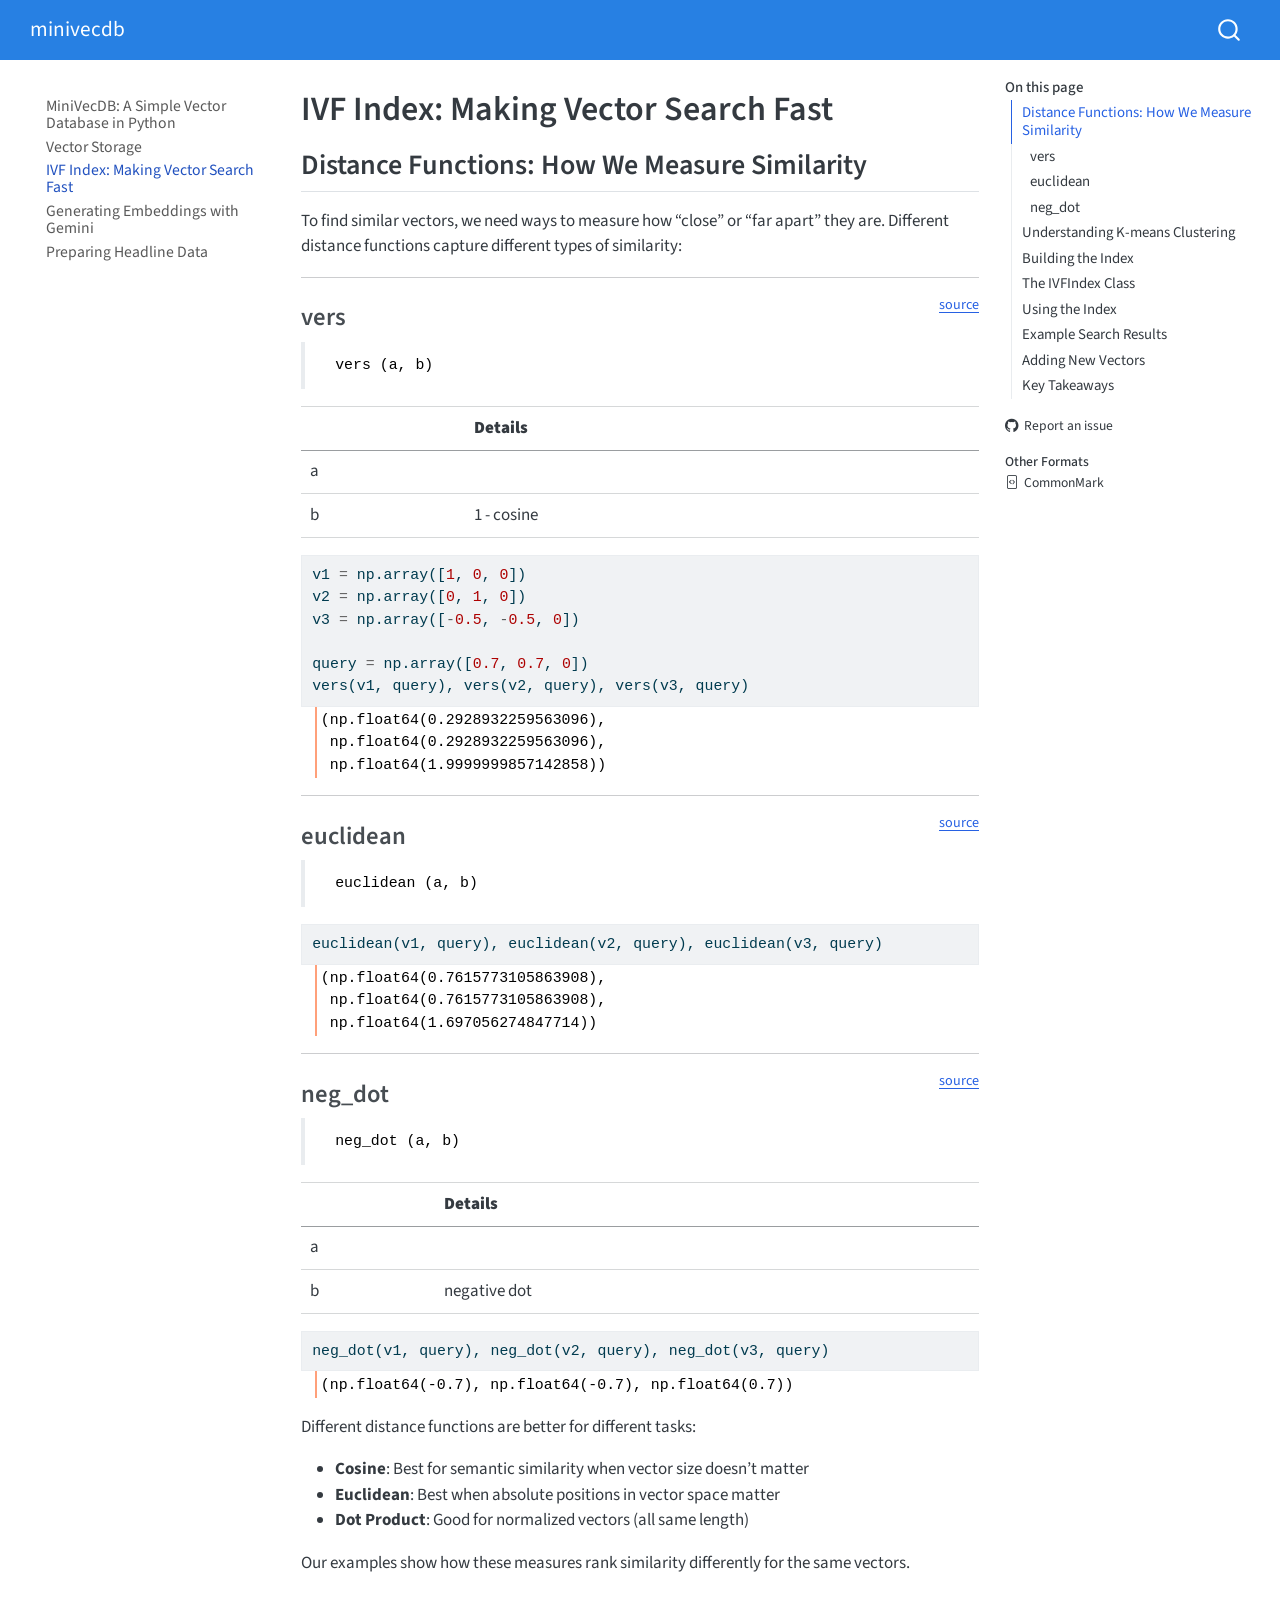
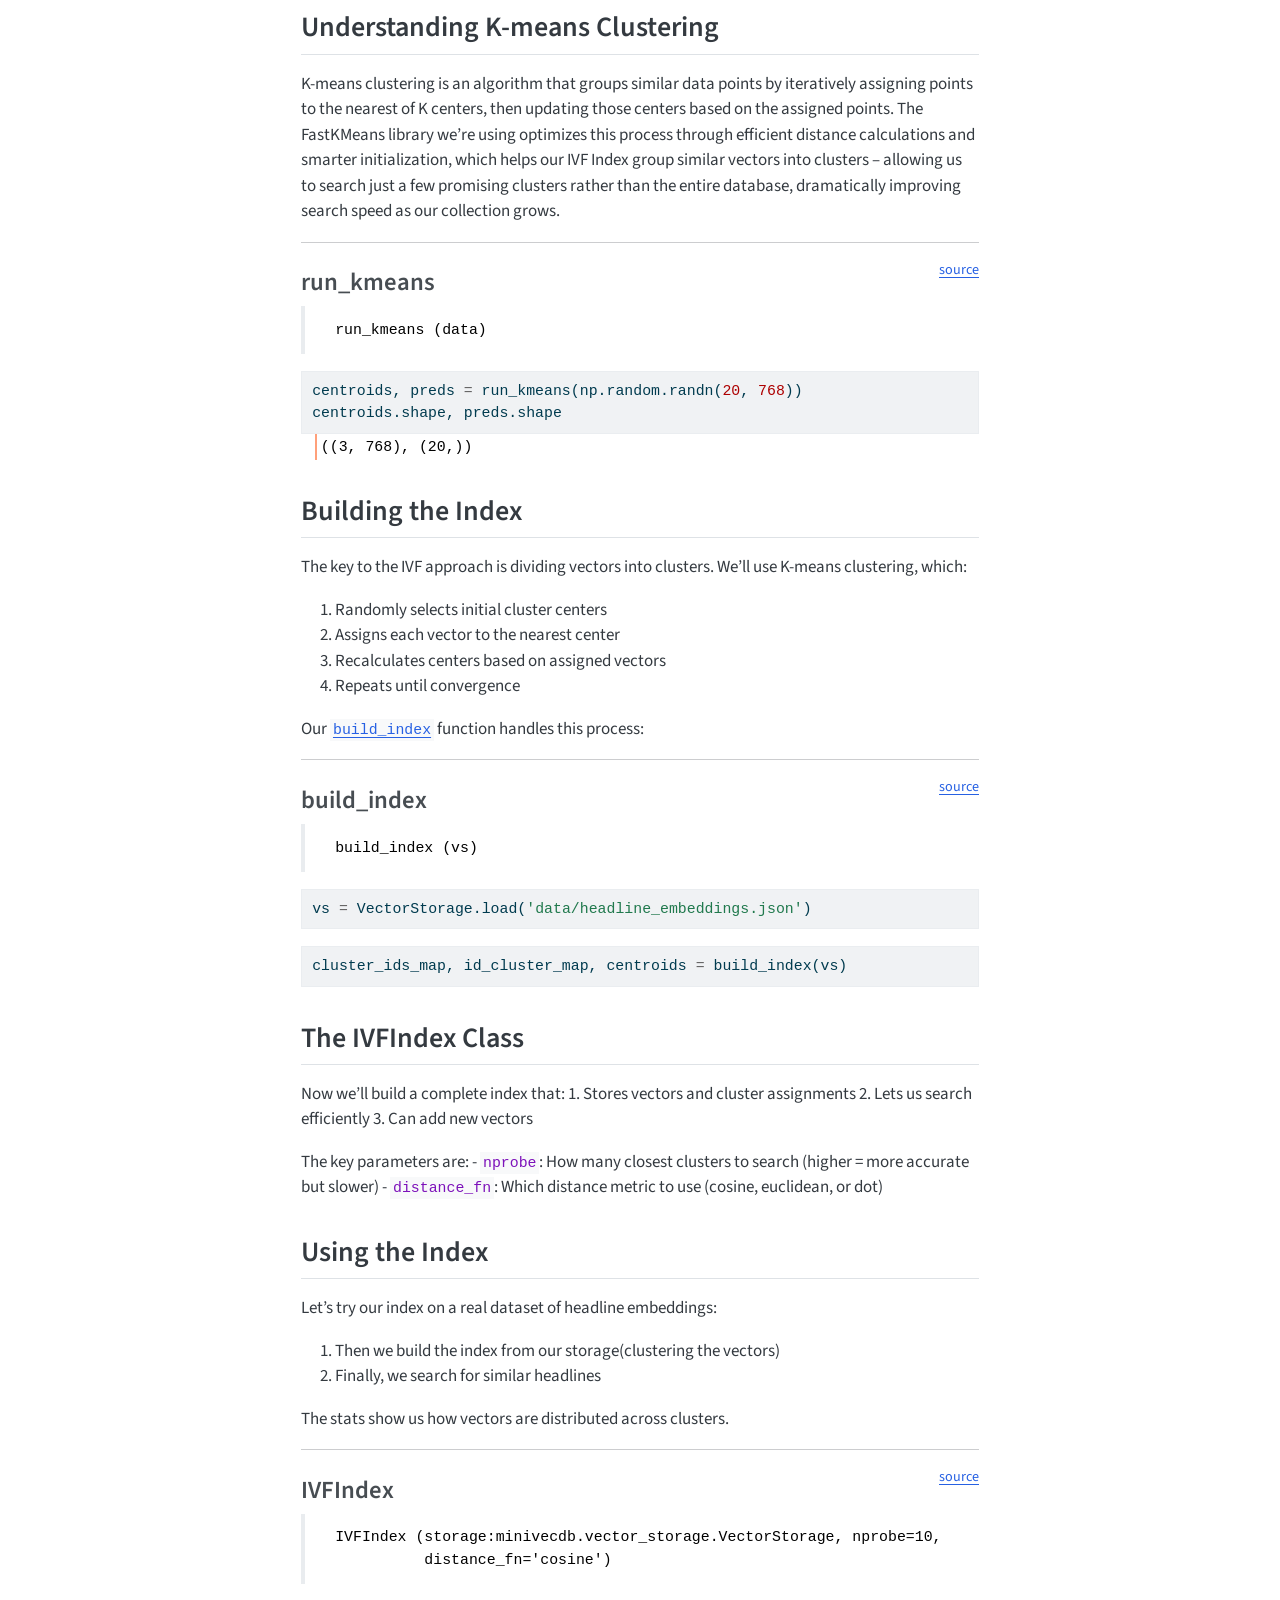
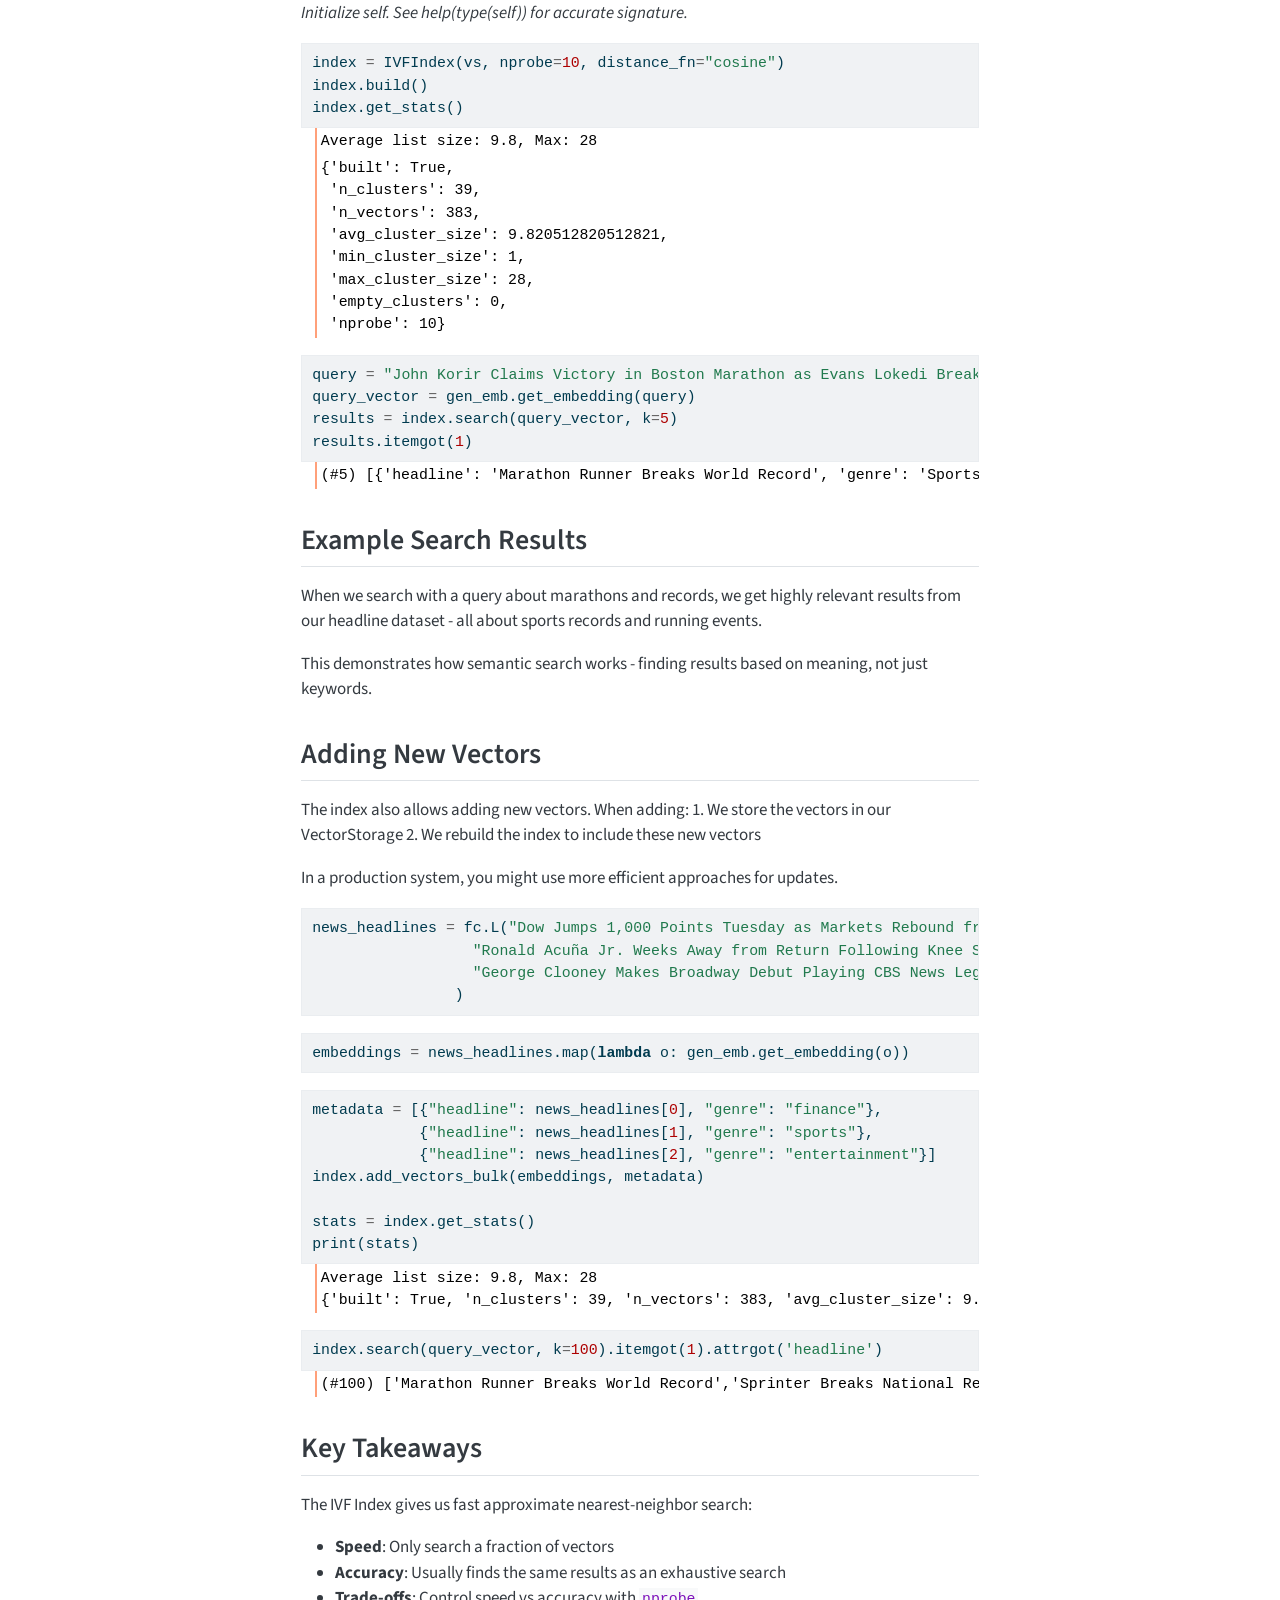
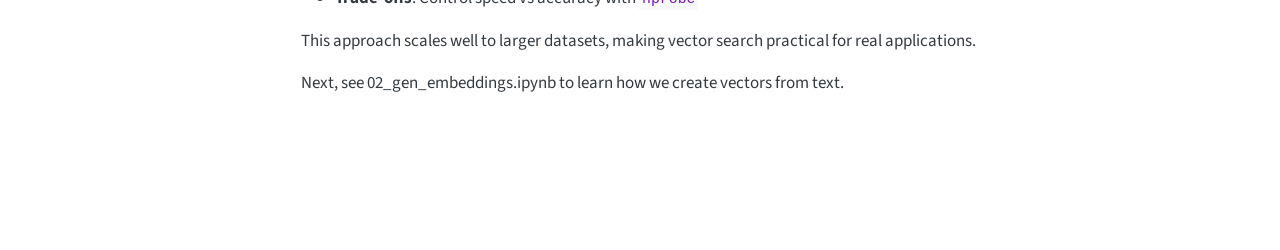
<file: ivf_index.html>
<!DOCTYPE html>
<html xmlns="http://www.w3.org/1999/xhtml" lang="en" xml:lang="en"><head>

<meta charset="utf-8">
<meta name="generator" content="quarto-1.6.43">

<meta name="viewport" content="width=device-width, initial-scale=1.0, user-scalable=yes">


<title>IVF Index: Making Vector Search Fast – minivecdb</title>
<style>
code{white-space: pre-wrap;}
span.smallcaps{font-variant: small-caps;}
div.columns{display: flex; gap: min(4vw, 1.5em);}
div.column{flex: auto; overflow-x: auto;}
div.hanging-indent{margin-left: 1.5em; text-indent: -1.5em;}
ul.task-list{list-style: none;}
ul.task-list li input[type="checkbox"] {
  width: 0.8em;
  margin: 0 0.8em 0.2em -1em; /* quarto-specific, see https://github.com/quarto-dev/quarto-cli/issues/4556 */ 
  vertical-align: middle;
}
/* CSS for syntax highlighting */
pre > code.sourceCode { white-space: pre; position: relative; }
pre > code.sourceCode > span { line-height: 1.25; }
pre > code.sourceCode > span:empty { height: 1.2em; }
.sourceCode { overflow: visible; }
code.sourceCode > span { color: inherit; text-decoration: inherit; }
div.sourceCode { margin: 1em 0; }
pre.sourceCode { margin: 0; }
@media screen {
div.sourceCode { overflow: auto; }
}
@media print {
pre > code.sourceCode { white-space: pre-wrap; }
pre > code.sourceCode > span { display: inline-block; text-indent: -5em; padding-left: 5em; }
}
pre.numberSource code
  { counter-reset: source-line 0; }
pre.numberSource code > span
  { position: relative; left: -4em; counter-increment: source-line; }
pre.numberSource code > span > a:first-child::before
  { content: counter(source-line);
    position: relative; left: -1em; text-align: right; vertical-align: baseline;
    border: none; display: inline-block;
    -webkit-touch-callout: none; -webkit-user-select: none;
    -khtml-user-select: none; -moz-user-select: none;
    -ms-user-select: none; user-select: none;
    padding: 0 4px; width: 4em;
  }
pre.numberSource { margin-left: 3em;  padding-left: 4px; }
div.sourceCode
  {   }
@media screen {
pre > code.sourceCode > span > a:first-child::before { text-decoration: underline; }
}
</style>


<script src="site_libs/quarto-nav/quarto-nav.js"></script>
<script src="site_libs/quarto-nav/headroom.min.js"></script>
<script src="site_libs/clipboard/clipboard.min.js"></script>
<script src="site_libs/quarto-search/autocomplete.umd.js"></script>
<script src="site_libs/quarto-search/fuse.min.js"></script>
<script src="site_libs/quarto-search/quarto-search.js"></script>
<meta name="quarto:offset" content="./">
<script src="site_libs/quarto-html/quarto.js"></script>
<script src="site_libs/quarto-html/popper.min.js"></script>
<script src="site_libs/quarto-html/tippy.umd.min.js"></script>
<script src="site_libs/quarto-html/anchor.min.js"></script>
<link href="site_libs/quarto-html/tippy.css" rel="stylesheet">
<link href="site_libs/quarto-html/quarto-syntax-highlighting-d4d76bf8491c20bad77d141916dc28e1.css" rel="stylesheet" id="quarto-text-highlighting-styles">
<script src="site_libs/bootstrap/bootstrap.min.js"></script>
<link href="site_libs/bootstrap/bootstrap-icons.css" rel="stylesheet">
<link href="site_libs/bootstrap/bootstrap-2bb5d4f3211b1f2987d32ef8009fce28.min.css" rel="stylesheet" append-hash="true" id="quarto-bootstrap" data-mode="light">
<script id="quarto-search-options" type="application/json">{
  "location": "navbar",
  "copy-button": false,
  "collapse-after": 3,
  "panel-placement": "end",
  "type": "overlay",
  "limit": 50,
  "keyboard-shortcut": [
    "f",
    "/",
    "s"
  ],
  "show-item-context": false,
  "language": {
    "search-no-results-text": "No results",
    "search-matching-documents-text": "matching documents",
    "search-copy-link-title": "Copy link to search",
    "search-hide-matches-text": "Hide additional matches",
    "search-more-match-text": "more match in this document",
    "search-more-matches-text": "more matches in this document",
    "search-clear-button-title": "Clear",
    "search-text-placeholder": "",
    "search-detached-cancel-button-title": "Cancel",
    "search-submit-button-title": "Submit",
    "search-label": "Search"
  }
}</script>


<link rel="stylesheet" href="styles.css">
<meta property="og:title" content="IVF Index: Making Vector Search Fast – minivecdb">
<meta property="og:description" content="A lightweight vector database for learning and experimenting with similarity search algorithms.">
<meta property="og:site_name" content="minivecdb">
<meta name="twitter:title" content="IVF Index: Making Vector Search Fast – minivecdb">
<meta name="twitter:description" content="A lightweight vector database for learning and experimenting with similarity search algorithms.">
<meta name="twitter:card" content="summary">
</head>

<body class="nav-sidebar floating nav-fixed">

<div id="quarto-search-results"></div>
  <header id="quarto-header" class="headroom fixed-top">
    <nav class="navbar navbar-expand-lg " data-bs-theme="dark">
      <div class="navbar-container container-fluid">
      <div class="navbar-brand-container mx-auto">
    <a class="navbar-brand" href="./index.html">
    <span class="navbar-title">minivecdb</span>
    </a>
  </div>
        <div class="quarto-navbar-tools tools-end">
</div>
          <div id="quarto-search" class="" title="Search"></div>
      </div> <!-- /container-fluid -->
    </nav>
  <nav class="quarto-secondary-nav">
    <div class="container-fluid d-flex">
      <button type="button" class="quarto-btn-toggle btn" data-bs-toggle="collapse" role="button" data-bs-target=".quarto-sidebar-collapse-item" aria-controls="quarto-sidebar" aria-expanded="false" aria-label="Toggle sidebar navigation" onclick="if (window.quartoToggleHeadroom) { window.quartoToggleHeadroom(); }">
        <i class="bi bi-layout-text-sidebar-reverse"></i>
      </button>
        <nav class="quarto-page-breadcrumbs" aria-label="breadcrumb"><ol class="breadcrumb"><li class="breadcrumb-item"><a href="./ivf_index.html">IVF Index: Making Vector Search Fast</a></li></ol></nav>
        <a class="flex-grow-1" role="navigation" data-bs-toggle="collapse" data-bs-target=".quarto-sidebar-collapse-item" aria-controls="quarto-sidebar" aria-expanded="false" aria-label="Toggle sidebar navigation" onclick="if (window.quartoToggleHeadroom) { window.quartoToggleHeadroom(); }">      
        </a>
    </div>
  </nav>
</header>
<!-- content -->
<div id="quarto-content" class="quarto-container page-columns page-rows-contents page-layout-article page-navbar">
<!-- sidebar -->
  <nav id="quarto-sidebar" class="sidebar collapse collapse-horizontal quarto-sidebar-collapse-item sidebar-navigation floating overflow-auto">
    <div class="sidebar-menu-container"> 
    <ul class="list-unstyled mt-1">
        <li class="sidebar-item">
  <div class="sidebar-item-container"> 
  <a href="./index.html" class="sidebar-item-text sidebar-link">
 <span class="menu-text">MiniVecDB: A Simple Vector Database in Python</span></a>
  </div>
</li>
        <li class="sidebar-item">
  <div class="sidebar-item-container"> 
  <a href="./vector_storage.html" class="sidebar-item-text sidebar-link">
 <span class="menu-text">Vector Storage</span></a>
  </div>
</li>
        <li class="sidebar-item">
  <div class="sidebar-item-container"> 
  <a href="./ivf_index.html" class="sidebar-item-text sidebar-link active">
 <span class="menu-text">IVF Index: Making Vector Search Fast</span></a>
  </div>
</li>
        <li class="sidebar-item">
  <div class="sidebar-item-container"> 
  <a href="./gen_embeddings.html" class="sidebar-item-text sidebar-link">
 <span class="menu-text">Generating Embeddings with Gemini</span></a>
  </div>
</li>
        <li class="sidebar-item">
  <div class="sidebar-item-container"> 
  <a href="./headline_embeddings.html" class="sidebar-item-text sidebar-link">
 <span class="menu-text">Preparing Headline Data</span></a>
  </div>
</li>
    </ul>
    </div>
</nav>
<div id="quarto-sidebar-glass" class="quarto-sidebar-collapse-item" data-bs-toggle="collapse" data-bs-target=".quarto-sidebar-collapse-item"></div>
<!-- margin-sidebar -->
    <div id="quarto-margin-sidebar" class="sidebar margin-sidebar">
        <nav id="TOC" role="doc-toc" class="toc-active">
    <h2 id="toc-title">On this page</h2>
   
  <ul>
  <li><a href="#distance-functions-how-we-measure-similarity" id="toc-distance-functions-how-we-measure-similarity" class="nav-link active" data-scroll-target="#distance-functions-how-we-measure-similarity">Distance Functions: How We Measure Similarity</a>
  <ul class="collapse">
  <li><a href="#vers" id="toc-vers" class="nav-link" data-scroll-target="#vers">vers</a></li>
  <li><a href="#euclidean" id="toc-euclidean" class="nav-link" data-scroll-target="#euclidean">euclidean</a></li>
  <li><a href="#neg_dot" id="toc-neg_dot" class="nav-link" data-scroll-target="#neg_dot">neg_dot</a></li>
  </ul></li>
  <li><a href="#understanding-k-means-clustering" id="toc-understanding-k-means-clustering" class="nav-link" data-scroll-target="#understanding-k-means-clustering">Understanding K-means Clustering</a>
  <ul class="collapse">
  <li><a href="#run_kmeans" id="toc-run_kmeans" class="nav-link" data-scroll-target="#run_kmeans">run_kmeans</a></li>
  </ul></li>
  <li><a href="#building-the-index" id="toc-building-the-index" class="nav-link" data-scroll-target="#building-the-index">Building the Index</a>
  <ul class="collapse">
  <li><a href="#build_index" id="toc-build_index" class="nav-link" data-scroll-target="#build_index">build_index</a></li>
  </ul></li>
  <li><a href="#the-ivfindex-class" id="toc-the-ivfindex-class" class="nav-link" data-scroll-target="#the-ivfindex-class">The IVFIndex Class</a></li>
  <li><a href="#using-the-index" id="toc-using-the-index" class="nav-link" data-scroll-target="#using-the-index">Using the Index</a>
  <ul class="collapse">
  <li><a href="#ivfindex" id="toc-ivfindex" class="nav-link" data-scroll-target="#ivfindex">IVFIndex</a></li>
  </ul></li>
  <li><a href="#example-search-results" id="toc-example-search-results" class="nav-link" data-scroll-target="#example-search-results">Example Search Results</a></li>
  <li><a href="#adding-new-vectors" id="toc-adding-new-vectors" class="nav-link" data-scroll-target="#adding-new-vectors">Adding New Vectors</a></li>
  <li><a href="#key-takeaways" id="toc-key-takeaways" class="nav-link" data-scroll-target="#key-takeaways">Key Takeaways</a></li>
  </ul>
<div class="toc-actions"><ul><li><a href="https://github.com/anubhavmaity/MiniVecDB/issues/new" class="toc-action"><i class="bi bi-github"></i>Report an issue</a></li></ul></div><div class="quarto-alternate-formats"><h2>Other Formats</h2><ul><li><a href="ivf_index.html.md"><i class="bi bi-file-code"></i>CommonMark</a></li></ul></div></nav>
    </div>
<!-- main -->
<main class="content" id="quarto-document-content">

<header id="title-block-header" class="quarto-title-block default">
<div class="quarto-title">
<h1 class="title">IVF Index: Making Vector Search Fast</h1>
</div>



<div class="quarto-title-meta">

    
  
    
  </div>
  


</header>


<!-- WARNING: THIS FILE WAS AUTOGENERATED! DO NOT EDIT! -->
<section id="distance-functions-how-we-measure-similarity" class="level2">
<h2 class="anchored" data-anchor-id="distance-functions-how-we-measure-similarity">Distance Functions: How We Measure Similarity</h2>
<p>To find similar vectors, we need ways to measure how “close” or “far apart” they are. Different distance functions capture different types of similarity:</p>
<hr>
<p><a href="https://github.com/anubhavmaity/MiniVecDB/blob/main/minivecdb/ivf_index.py#L17" target="_blank" style="float:right; font-size:smaller">source</a></p>
<section id="vers" class="level3">
<h3 class="anchored" data-anchor-id="vers">vers</h3>
<blockquote class="blockquote">
<pre><code> vers (a, b)</code></pre>
</blockquote>
<table class="caption-top table">
<thead>
<tr class="header">
<th></th>
<th><strong>Details</strong></th>
</tr>
</thead>
<tbody>
<tr class="odd">
<td>a</td>
<td></td>
</tr>
<tr class="even">
<td>b</td>
<td>1 - cosine</td>
</tr>
</tbody>
</table>
<div id="5b638631-09fb-41a3-beb5-22dd7d35128f" class="cell">
<div class="sourceCode cell-code" id="cb2"><pre class="sourceCode python code-with-copy"><code class="sourceCode python"><span id="cb2-1"><a href="#cb2-1" aria-hidden="true" tabindex="-1"></a>v1 <span class="op">=</span> np.array([<span class="dv">1</span>, <span class="dv">0</span>, <span class="dv">0</span>])       </span>
<span id="cb2-2"><a href="#cb2-2" aria-hidden="true" tabindex="-1"></a>v2 <span class="op">=</span> np.array([<span class="dv">0</span>, <span class="dv">1</span>, <span class="dv">0</span>])</span>
<span id="cb2-3"><a href="#cb2-3" aria-hidden="true" tabindex="-1"></a>v3 <span class="op">=</span> np.array([<span class="op">-</span><span class="fl">0.5</span>, <span class="op">-</span><span class="fl">0.5</span>, <span class="dv">0</span>])</span>
<span id="cb2-4"><a href="#cb2-4" aria-hidden="true" tabindex="-1"></a></span>
<span id="cb2-5"><a href="#cb2-5" aria-hidden="true" tabindex="-1"></a>query <span class="op">=</span> np.array([<span class="fl">0.7</span>, <span class="fl">0.7</span>, <span class="dv">0</span>]) </span>
<span id="cb2-6"><a href="#cb2-6" aria-hidden="true" tabindex="-1"></a>vers(v1, query), vers(v2, query), vers(v3, query)</span></code><button title="Copy to Clipboard" class="code-copy-button"><i class="bi"></i></button></pre></div>
<div class="cell-output cell-output-display">
<pre><code>(np.float64(0.2928932259563096),
 np.float64(0.2928932259563096),
 np.float64(1.9999999857142858))</code></pre>
</div>
</div>
<hr>
<p><a href="https://github.com/anubhavmaity/MiniVecDB/blob/main/minivecdb/ivf_index.py#L20" target="_blank" style="float:right; font-size:smaller">source</a></p>
</section>
<section id="euclidean" class="level3">
<h3 class="anchored" data-anchor-id="euclidean">euclidean</h3>
<blockquote class="blockquote">
<pre><code> euclidean (a, b)</code></pre>
</blockquote>
<div id="7094a748-7a04-487b-8d13-5f5dde17aa9d" class="cell">
<div class="sourceCode cell-code" id="cb5"><pre class="sourceCode python code-with-copy"><code class="sourceCode python"><span id="cb5-1"><a href="#cb5-1" aria-hidden="true" tabindex="-1"></a>euclidean(v1, query), euclidean(v2, query), euclidean(v3, query)</span></code><button title="Copy to Clipboard" class="code-copy-button"><i class="bi"></i></button></pre></div>
<div class="cell-output cell-output-display">
<pre><code>(np.float64(0.7615773105863908),
 np.float64(0.7615773105863908),
 np.float64(1.697056274847714))</code></pre>
</div>
</div>
<hr>
<p><a href="https://github.com/anubhavmaity/MiniVecDB/blob/main/minivecdb/ivf_index.py#L23" target="_blank" style="float:right; font-size:smaller">source</a></p>
</section>
<section id="neg_dot" class="level3">
<h3 class="anchored" data-anchor-id="neg_dot">neg_dot</h3>
<blockquote class="blockquote">
<pre><code> neg_dot (a, b)</code></pre>
</blockquote>
<table class="caption-top table">
<thead>
<tr class="header">
<th></th>
<th><strong>Details</strong></th>
</tr>
</thead>
<tbody>
<tr class="odd">
<td>a</td>
<td></td>
</tr>
<tr class="even">
<td>b</td>
<td>negative dot</td>
</tr>
</tbody>
</table>
<div id="649db3d9-dc74-4426-acde-5da575d1dbc5" class="cell">
<div class="sourceCode cell-code" id="cb8"><pre class="sourceCode python code-with-copy"><code class="sourceCode python"><span id="cb8-1"><a href="#cb8-1" aria-hidden="true" tabindex="-1"></a>neg_dot(v1, query), neg_dot(v2, query), neg_dot(v3, query)</span></code><button title="Copy to Clipboard" class="code-copy-button"><i class="bi"></i></button></pre></div>
<div class="cell-output cell-output-display">
<pre><code>(np.float64(-0.7), np.float64(-0.7), np.float64(0.7))</code></pre>
</div>
</div>
<p>Different distance functions are better for different tasks:</p>
<ul>
<li><strong>Cosine</strong>: Best for semantic similarity when vector size doesn’t matter</li>
<li><strong>Euclidean</strong>: Best when absolute positions in vector space matter</li>
<li><strong>Dot Product</strong>: Good for normalized vectors (all same length)</li>
</ul>
<p>Our examples show how these measures rank similarity differently for the same vectors.</p>
</section>
</section>
<section id="understanding-k-means-clustering" class="level2">
<h2 class="anchored" data-anchor-id="understanding-k-means-clustering">Understanding K-means Clustering</h2>
<p>K-means clustering is an algorithm that groups similar data points by iteratively assigning points to the nearest of K centers, then updating those centers based on the assigned points. The FastKMeans library we’re using optimizes this process through efficient distance calculations and smarter initialization, which helps our IVF Index group similar vectors into clusters – allowing us to search just a few promising clusters rather than the entire database, dramatically improving search speed as our collection grows.</p>
<hr>
<p><a href="https://github.com/anubhavmaity/MiniVecDB/blob/main/minivecdb/ivf_index.py#L33" target="_blank" style="float:right; font-size:smaller">source</a></p>
<section id="run_kmeans" class="level3">
<h3 class="anchored" data-anchor-id="run_kmeans">run_kmeans</h3>
<blockquote class="blockquote">
<pre><code> run_kmeans (data)</code></pre>
</blockquote>
<div id="45ee2a80-1be4-424c-826c-1698e9d2b9f2" class="cell">
<div class="sourceCode cell-code" id="cb11"><pre class="sourceCode python code-with-copy"><code class="sourceCode python"><span id="cb11-1"><a href="#cb11-1" aria-hidden="true" tabindex="-1"></a>centroids, preds <span class="op">=</span> run_kmeans(np.random.randn(<span class="dv">20</span>, <span class="dv">768</span>))</span>
<span id="cb11-2"><a href="#cb11-2" aria-hidden="true" tabindex="-1"></a>centroids.shape, preds.shape</span></code><button title="Copy to Clipboard" class="code-copy-button"><i class="bi"></i></button></pre></div>
<div class="cell-output cell-output-display">
<pre><code>((3, 768), (20,))</code></pre>
</div>
</div>
</section>
</section>
<section id="building-the-index" class="level2">
<h2 class="anchored" data-anchor-id="building-the-index">Building the Index</h2>
<p>The key to the IVF approach is dividing vectors into clusters. We’ll use K-means clustering, which:</p>
<ol type="1">
<li>Randomly selects initial cluster centers</li>
<li>Assigns each vector to the nearest center</li>
<li>Recalculates centers based on assigned vectors</li>
<li>Repeats until convergence</li>
</ol>
<p>Our <a href="https://anubhavmaity.github.io/MiniVecDB/ivf_index.html#build_index"><code>build_index</code></a> function handles this process:</p>
<hr>
<p><a href="https://github.com/anubhavmaity/MiniVecDB/blob/main/minivecdb/ivf_index.py#L39" target="_blank" style="float:right; font-size:smaller">source</a></p>
<section id="build_index" class="level3">
<h3 class="anchored" data-anchor-id="build_index">build_index</h3>
<blockquote class="blockquote">
<pre><code> build_index (vs)</code></pre>
</blockquote>
<div id="fcf4ea34-498c-4f91-8878-cfaff08a5038" class="cell">
<div class="sourceCode cell-code" id="cb14"><pre class="sourceCode python code-with-copy"><code class="sourceCode python"><span id="cb14-1"><a href="#cb14-1" aria-hidden="true" tabindex="-1"></a>vs <span class="op">=</span> VectorStorage.load(<span class="st">'data/headline_embeddings.json'</span>)</span></code><button title="Copy to Clipboard" class="code-copy-button"><i class="bi"></i></button></pre></div>
</div>
<div id="8263e515-7a26-4375-be5d-d74e0eaffbd4" class="cell">
<div class="sourceCode cell-code" id="cb15"><pre class="sourceCode python code-with-copy"><code class="sourceCode python"><span id="cb15-1"><a href="#cb15-1" aria-hidden="true" tabindex="-1"></a>cluster_ids_map, id_cluster_map, centroids <span class="op">=</span> build_index(vs)</span></code><button title="Copy to Clipboard" class="code-copy-button"><i class="bi"></i></button></pre></div>
</div>
</section>
</section>
<section id="the-ivfindex-class" class="level2">
<h2 class="anchored" data-anchor-id="the-ivfindex-class">The IVFIndex Class</h2>
<p>Now we’ll build a complete index that: 1. Stores vectors and cluster assignments 2. Lets us search efficiently 3. Can add new vectors</p>
<p>The key parameters are: - <code>nprobe</code>: How many closest clusters to search (higher = more accurate but slower) - <code>distance_fn</code>: Which distance metric to use (cosine, euclidean, or dot)</p>
</section>
<section id="using-the-index" class="level2">
<h2 class="anchored" data-anchor-id="using-the-index">Using the Index</h2>
<p>Let’s try our index on a real dataset of headline embeddings:</p>
<ol type="1">
<li>Then we build the index from our storage(clustering the vectors)</li>
<li>Finally, we search for similar headlines</li>
</ol>
<p>The stats show us how vectors are distributed across clusters.</p>
<hr>
<p><a href="https://github.com/anubhavmaity/MiniVecDB/blob/main/minivecdb/ivf_index.py#L50" target="_blank" style="float:right; font-size:smaller">source</a></p>
<section id="ivfindex" class="level3">
<h3 class="anchored" data-anchor-id="ivfindex">IVFIndex</h3>
<blockquote class="blockquote">
<pre><code> IVFIndex (storage:minivecdb.vector_storage.VectorStorage, nprobe=10,
           distance_fn='cosine')</code></pre>
</blockquote>
<p><em>Initialize self. See help(type(self)) for accurate signature.</em></p>
<div id="0fb7e335-f074-4337-a361-0207e3e6ab3c" class="cell">
<div class="sourceCode cell-code" id="cb17"><pre class="sourceCode python code-with-copy"><code class="sourceCode python"><span id="cb17-1"><a href="#cb17-1" aria-hidden="true" tabindex="-1"></a>index <span class="op">=</span> IVFIndex(vs, nprobe<span class="op">=</span><span class="dv">10</span>, distance_fn<span class="op">=</span><span class="st">"cosine"</span>)</span>
<span id="cb17-2"><a href="#cb17-2" aria-hidden="true" tabindex="-1"></a>index.build()</span>
<span id="cb17-3"><a href="#cb17-3" aria-hidden="true" tabindex="-1"></a>index.get_stats()</span></code><button title="Copy to Clipboard" class="code-copy-button"><i class="bi"></i></button></pre></div>
<div class="cell-output cell-output-stdout">
<pre><code>Average list size: 9.8, Max: 28</code></pre>
</div>
<div class="cell-output cell-output-display">
<pre><code>{'built': True,
 'n_clusters': 39,
 'n_vectors': 383,
 'avg_cluster_size': 9.820512820512821,
 'min_cluster_size': 1,
 'max_cluster_size': 28,
 'empty_clusters': 0,
 'nprobe': 10}</code></pre>
</div>
</div>
<div id="f6474224-9c05-47e9-9a5d-840f9e21b7c7" class="cell">
<div class="sourceCode cell-code" id="cb20"><pre class="sourceCode python code-with-copy"><code class="sourceCode python"><span id="cb20-1"><a href="#cb20-1" aria-hidden="true" tabindex="-1"></a>query <span class="op">=</span> <span class="st">"John Korir Claims Victory in Boston Marathon as Evans Lokedi Breaks Women's Course Record"</span></span>
<span id="cb20-2"><a href="#cb20-2" aria-hidden="true" tabindex="-1"></a>query_vector <span class="op">=</span> gen_emb.get_embedding(query)</span>
<span id="cb20-3"><a href="#cb20-3" aria-hidden="true" tabindex="-1"></a>results <span class="op">=</span> index.search(query_vector, k<span class="op">=</span><span class="dv">5</span>)</span>
<span id="cb20-4"><a href="#cb20-4" aria-hidden="true" tabindex="-1"></a>results.itemgot(<span class="dv">1</span>)</span></code><button title="Copy to Clipboard" class="code-copy-button"><i class="bi"></i></button></pre></div>
<div class="cell-output cell-output-display">
<pre><code>(#5) [{'headline': 'Marathon Runner Breaks World Record', 'genre': 'Sports'},{'headline': 'Sprinter Breaks National Record', 'genre': 'Sports'},{'headline': 'Climber Sets New Speed Record', 'genre': 'Sports'},{'headline': 'City Hosts Annual Marathon', 'genre': 'Local News'},{'headline': 'Track Star Qualifies for World Championships', 'genre': 'Sports'}]</code></pre>
</div>
</div>
</section>
</section>
<section id="example-search-results" class="level2">
<h2 class="anchored" data-anchor-id="example-search-results">Example Search Results</h2>
<p>When we search with a query about marathons and records, we get highly relevant results from our headline dataset - all about sports records and running events.</p>
<p>This demonstrates how semantic search works - finding results based on meaning, not just keywords.</p>
</section>
<section id="adding-new-vectors" class="level2">
<h2 class="anchored" data-anchor-id="adding-new-vectors">Adding New Vectors</h2>
<p>The index also allows adding new vectors. When adding: 1. We store the vectors in our VectorStorage 2. We rebuild the index to include these new vectors</p>
<p>In a production system, you might use more efficient approaches for updates.</p>
<div id="efdfe55e-5c19-4417-9301-48f14b8a46ac" class="cell">
<div class="sourceCode cell-code" id="cb22"><pre class="sourceCode python code-with-copy"><code class="sourceCode python"><span id="cb22-1"><a href="#cb22-1" aria-hidden="true" tabindex="-1"></a>news_headlines <span class="op">=</span> fc.L(<span class="st">"Dow Jumps 1,000 Points Tuesday as Markets Rebound from Recent Losses"</span>, <span class="co"># Finance</span></span>
<span id="cb22-2"><a href="#cb22-2" aria-hidden="true" tabindex="-1"></a>                  <span class="st">"Ronald Acuña Jr. Weeks Away from Return Following Knee Surgery"</span>, <span class="co"># Sports</span></span>
<span id="cb22-3"><a href="#cb22-3" aria-hidden="true" tabindex="-1"></a>                  <span class="st">"George Clooney Makes Broadway Debut Playing CBS News Legend Edward R. Murrow"</span> <span class="co"># Entertainment</span></span>
<span id="cb22-4"><a href="#cb22-4" aria-hidden="true" tabindex="-1"></a>                )</span></code><button title="Copy to Clipboard" class="code-copy-button"><i class="bi"></i></button></pre></div>
</div>
<div id="e4ef2199-4e61-42b7-b578-f1ce8eece131" class="cell">
<div class="sourceCode cell-code" id="cb23"><pre class="sourceCode python code-with-copy"><code class="sourceCode python"><span id="cb23-1"><a href="#cb23-1" aria-hidden="true" tabindex="-1"></a>embeddings <span class="op">=</span> news_headlines.<span class="bu">map</span>(<span class="kw">lambda</span> o: gen_emb.get_embedding(o))</span></code><button title="Copy to Clipboard" class="code-copy-button"><i class="bi"></i></button></pre></div>
</div>
<div id="f89e8c61-d391-4133-85b9-d39931aa3f51" class="cell">
<div class="sourceCode cell-code" id="cb24"><pre class="sourceCode python code-with-copy"><code class="sourceCode python"><span id="cb24-1"><a href="#cb24-1" aria-hidden="true" tabindex="-1"></a>metadata <span class="op">=</span> [{<span class="st">"headline"</span>: news_headlines[<span class="dv">0</span>], <span class="st">"genre"</span>: <span class="st">"finance"</span>}, </span>
<span id="cb24-2"><a href="#cb24-2" aria-hidden="true" tabindex="-1"></a>            {<span class="st">"headline"</span>: news_headlines[<span class="dv">1</span>], <span class="st">"genre"</span>: <span class="st">"sports"</span>}, </span>
<span id="cb24-3"><a href="#cb24-3" aria-hidden="true" tabindex="-1"></a>            {<span class="st">"headline"</span>: news_headlines[<span class="dv">2</span>], <span class="st">"genre"</span>: <span class="st">"entertainment"</span>}]</span>
<span id="cb24-4"><a href="#cb24-4" aria-hidden="true" tabindex="-1"></a>index.add_vectors_bulk(embeddings, metadata)</span>
<span id="cb24-5"><a href="#cb24-5" aria-hidden="true" tabindex="-1"></a></span>
<span id="cb24-6"><a href="#cb24-6" aria-hidden="true" tabindex="-1"></a>stats <span class="op">=</span> index.get_stats()</span>
<span id="cb24-7"><a href="#cb24-7" aria-hidden="true" tabindex="-1"></a><span class="bu">print</span>(stats)</span></code><button title="Copy to Clipboard" class="code-copy-button"><i class="bi"></i></button></pre></div>
<div class="cell-output cell-output-stdout">
<pre><code>Average list size: 9.8, Max: 28
{'built': True, 'n_clusters': 39, 'n_vectors': 383, 'avg_cluster_size': 9.820512820512821, 'min_cluster_size': 1, 'max_cluster_size': 28, 'empty_clusters': 0, 'nprobe': 10}</code></pre>
</div>
</div>
<div id="5745f21d-76df-42b2-a5ce-57c8bce90a40" class="cell">
<div class="sourceCode cell-code" id="cb26"><pre class="sourceCode python code-with-copy"><code class="sourceCode python"><span id="cb26-1"><a href="#cb26-1" aria-hidden="true" tabindex="-1"></a>index.search(query_vector, k<span class="op">=</span><span class="dv">100</span>).itemgot(<span class="dv">1</span>).attrgot(<span class="st">'headline'</span>)</span></code><button title="Copy to Clipboard" class="code-copy-button"><i class="bi"></i></button></pre></div>
<div class="cell-output cell-output-display">
<pre><code>(#100) ['Marathon Runner Breaks World Record','Sprinter Breaks National Record','Climber Sets New Speed Record','City Hosts Annual Marathon','Track Star Qualifies for World Championships','Skier Wins World Championship','Pole Vaulter Sets New Record','Boxer Wins Title in Stunning Knockout','Triathlete Wins National Championship','Swimmer Sets New Olympic Record','Boxer Wins Title in Final Round','Diver Sets New Depth Record','Rowing Team Wins National Title','Skier Wins Gold in World Cup','Cricket Team Secures Historic Victory','Weightlifter Sets New Personal Best','Surfer Wins World Championship','Kayaker Navigates Record-Breaking Rapids','Rugby Team Wins International Tournament','Swimmer Breaks National Record'...]</code></pre>
</div>
</div>
</section>
<section id="key-takeaways" class="level2">
<h2 class="anchored" data-anchor-id="key-takeaways">Key Takeaways</h2>
<p>The IVF Index gives us fast approximate nearest-neighbor search:</p>
<ul>
<li><strong>Speed</strong>: Only search a fraction of vectors</li>
<li><strong>Accuracy</strong>: Usually finds the same results as an exhaustive search</li>
<li><strong>Trade-offs</strong>: Control speed vs accuracy with <code>nprobe</code></li>
</ul>
<p>This approach scales well to larger datasets, making vector search practical for real applications.</p>
<p>Next, see 02_gen_embeddings.ipynb to learn how we create vectors from text.</p>


</section>

</main> <!-- /main -->
<script id="quarto-html-after-body" type="application/javascript">
window.document.addEventListener("DOMContentLoaded", function (event) {
  const toggleBodyColorMode = (bsSheetEl) => {
    const mode = bsSheetEl.getAttribute("data-mode");
    const bodyEl = window.document.querySelector("body");
    if (mode === "dark") {
      bodyEl.classList.add("quarto-dark");
      bodyEl.classList.remove("quarto-light");
    } else {
      bodyEl.classList.add("quarto-light");
      bodyEl.classList.remove("quarto-dark");
    }
  }
  const toggleBodyColorPrimary = () => {
    const bsSheetEl = window.document.querySelector("link#quarto-bootstrap");
    if (bsSheetEl) {
      toggleBodyColorMode(bsSheetEl);
    }
  }
  toggleBodyColorPrimary();  
  const icon = "";
  const anchorJS = new window.AnchorJS();
  anchorJS.options = {
    placement: 'right',
    icon: icon
  };
  anchorJS.add('.anchored');
  const isCodeAnnotation = (el) => {
    for (const clz of el.classList) {
      if (clz.startsWith('code-annotation-')) {                     
        return true;
      }
    }
    return false;
  }
  const onCopySuccess = function(e) {
    // button target
    const button = e.trigger;
    // don't keep focus
    button.blur();
    // flash "checked"
    button.classList.add('code-copy-button-checked');
    var currentTitle = button.getAttribute("title");
    button.setAttribute("title", "Copied!");
    let tooltip;
    if (window.bootstrap) {
      button.setAttribute("data-bs-toggle", "tooltip");
      button.setAttribute("data-bs-placement", "left");
      button.setAttribute("data-bs-title", "Copied!");
      tooltip = new bootstrap.Tooltip(button, 
        { trigger: "manual", 
          customClass: "code-copy-button-tooltip",
          offset: [0, -8]});
      tooltip.show();    
    }
    setTimeout(function() {
      if (tooltip) {
        tooltip.hide();
        button.removeAttribute("data-bs-title");
        button.removeAttribute("data-bs-toggle");
        button.removeAttribute("data-bs-placement");
      }
      button.setAttribute("title", currentTitle);
      button.classList.remove('code-copy-button-checked');
    }, 1000);
    // clear code selection
    e.clearSelection();
  }
  const getTextToCopy = function(trigger) {
      const codeEl = trigger.previousElementSibling.cloneNode(true);
      for (const childEl of codeEl.children) {
        if (isCodeAnnotation(childEl)) {
          childEl.remove();
        }
      }
      return codeEl.innerText;
  }
  const clipboard = new window.ClipboardJS('.code-copy-button:not([data-in-quarto-modal])', {
    text: getTextToCopy
  });
  clipboard.on('success', onCopySuccess);
  if (window.document.getElementById('quarto-embedded-source-code-modal')) {
    const clipboardModal = new window.ClipboardJS('.code-copy-button[data-in-quarto-modal]', {
      text: getTextToCopy,
      container: window.document.getElementById('quarto-embedded-source-code-modal')
    });
    clipboardModal.on('success', onCopySuccess);
  }
    var localhostRegex = new RegExp(/^(?:http|https):\/\/localhost\:?[0-9]*\//);
    var mailtoRegex = new RegExp(/^mailto:/);
      var filterRegex = new RegExp("https:\/\/anubhavmaity\.github\.io\/MiniVecDB");
    var isInternal = (href) => {
        return filterRegex.test(href) || localhostRegex.test(href) || mailtoRegex.test(href);
    }
    // Inspect non-navigation links and adorn them if external
 	var links = window.document.querySelectorAll('a[href]:not(.nav-link):not(.navbar-brand):not(.toc-action):not(.sidebar-link):not(.sidebar-item-toggle):not(.pagination-link):not(.no-external):not([aria-hidden]):not(.dropdown-item):not(.quarto-navigation-tool):not(.about-link)');
    for (var i=0; i<links.length; i++) {
      const link = links[i];
      if (!isInternal(link.href)) {
        // undo the damage that might have been done by quarto-nav.js in the case of
        // links that we want to consider external
        if (link.dataset.originalHref !== undefined) {
          link.href = link.dataset.originalHref;
        }
      }
    }
  function tippyHover(el, contentFn, onTriggerFn, onUntriggerFn) {
    const config = {
      allowHTML: true,
      maxWidth: 500,
      delay: 100,
      arrow: false,
      appendTo: function(el) {
          return el.parentElement;
      },
      interactive: true,
      interactiveBorder: 10,
      theme: 'quarto',
      placement: 'bottom-start',
    };
    if (contentFn) {
      config.content = contentFn;
    }
    if (onTriggerFn) {
      config.onTrigger = onTriggerFn;
    }
    if (onUntriggerFn) {
      config.onUntrigger = onUntriggerFn;
    }
    window.tippy(el, config); 
  }
  const noterefs = window.document.querySelectorAll('a[role="doc-noteref"]');
  for (var i=0; i<noterefs.length; i++) {
    const ref = noterefs[i];
    tippyHover(ref, function() {
      // use id or data attribute instead here
      let href = ref.getAttribute('data-footnote-href') || ref.getAttribute('href');
      try { href = new URL(href).hash; } catch {}
      const id = href.replace(/^#\/?/, "");
      const note = window.document.getElementById(id);
      if (note) {
        return note.innerHTML;
      } else {
        return "";
      }
    });
  }
  const xrefs = window.document.querySelectorAll('a.quarto-xref');
  const processXRef = (id, note) => {
    // Strip column container classes
    const stripColumnClz = (el) => {
      el.classList.remove("page-full", "page-columns");
      if (el.children) {
        for (const child of el.children) {
          stripColumnClz(child);
        }
      }
    }
    stripColumnClz(note)
    if (id === null || id.startsWith('sec-')) {
      // Special case sections, only their first couple elements
      const container = document.createElement("div");
      if (note.children && note.children.length > 2) {
        container.appendChild(note.children[0].cloneNode(true));
        for (let i = 1; i < note.children.length; i++) {
          const child = note.children[i];
          if (child.tagName === "P" && child.innerText === "") {
            continue;
          } else {
            container.appendChild(child.cloneNode(true));
            break;
          }
        }
        if (window.Quarto?.typesetMath) {
          window.Quarto.typesetMath(container);
        }
        return container.innerHTML
      } else {
        if (window.Quarto?.typesetMath) {
          window.Quarto.typesetMath(note);
        }
        return note.innerHTML;
      }
    } else {
      // Remove any anchor links if they are present
      const anchorLink = note.querySelector('a.anchorjs-link');
      if (anchorLink) {
        anchorLink.remove();
      }
      if (window.Quarto?.typesetMath) {
        window.Quarto.typesetMath(note);
      }
      if (note.classList.contains("callout")) {
        return note.outerHTML;
      } else {
        return note.innerHTML;
      }
    }
  }
  for (var i=0; i<xrefs.length; i++) {
    const xref = xrefs[i];
    tippyHover(xref, undefined, function(instance) {
      instance.disable();
      let url = xref.getAttribute('href');
      let hash = undefined; 
      if (url.startsWith('#')) {
        hash = url;
      } else {
        try { hash = new URL(url).hash; } catch {}
      }
      if (hash) {
        const id = hash.replace(/^#\/?/, "");
        const note = window.document.getElementById(id);
        if (note !== null) {
          try {
            const html = processXRef(id, note.cloneNode(true));
            instance.setContent(html);
          } finally {
            instance.enable();
            instance.show();
          }
        } else {
          // See if we can fetch this
          fetch(url.split('#')[0])
          .then(res => res.text())
          .then(html => {
            const parser = new DOMParser();
            const htmlDoc = parser.parseFromString(html, "text/html");
            const note = htmlDoc.getElementById(id);
            if (note !== null) {
              const html = processXRef(id, note);
              instance.setContent(html);
            } 
          }).finally(() => {
            instance.enable();
            instance.show();
          });
        }
      } else {
        // See if we can fetch a full url (with no hash to target)
        // This is a special case and we should probably do some content thinning / targeting
        fetch(url)
        .then(res => res.text())
        .then(html => {
          const parser = new DOMParser();
          const htmlDoc = parser.parseFromString(html, "text/html");
          const note = htmlDoc.querySelector('main.content');
          if (note !== null) {
            // This should only happen for chapter cross references
            // (since there is no id in the URL)
            // remove the first header
            if (note.children.length > 0 && note.children[0].tagName === "HEADER") {
              note.children[0].remove();
            }
            const html = processXRef(null, note);
            instance.setContent(html);
          } 
        }).finally(() => {
          instance.enable();
          instance.show();
        });
      }
    }, function(instance) {
    });
  }
      let selectedAnnoteEl;
      const selectorForAnnotation = ( cell, annotation) => {
        let cellAttr = 'data-code-cell="' + cell + '"';
        let lineAttr = 'data-code-annotation="' +  annotation + '"';
        const selector = 'span[' + cellAttr + '][' + lineAttr + ']';
        return selector;
      }
      const selectCodeLines = (annoteEl) => {
        const doc = window.document;
        const targetCell = annoteEl.getAttribute("data-target-cell");
        const targetAnnotation = annoteEl.getAttribute("data-target-annotation");
        const annoteSpan = window.document.querySelector(selectorForAnnotation(targetCell, targetAnnotation));
        const lines = annoteSpan.getAttribute("data-code-lines").split(",");
        const lineIds = lines.map((line) => {
          return targetCell + "-" + line;
        })
        let top = null;
        let height = null;
        let parent = null;
        if (lineIds.length > 0) {
            //compute the position of the single el (top and bottom and make a div)
            const el = window.document.getElementById(lineIds[0]);
            top = el.offsetTop;
            height = el.offsetHeight;
            parent = el.parentElement.parentElement;
          if (lineIds.length > 1) {
            const lastEl = window.document.getElementById(lineIds[lineIds.length - 1]);
            const bottom = lastEl.offsetTop + lastEl.offsetHeight;
            height = bottom - top;
          }
          if (top !== null && height !== null && parent !== null) {
            // cook up a div (if necessary) and position it 
            let div = window.document.getElementById("code-annotation-line-highlight");
            if (div === null) {
              div = window.document.createElement("div");
              div.setAttribute("id", "code-annotation-line-highlight");
              div.style.position = 'absolute';
              parent.appendChild(div);
            }
            div.style.top = top - 2 + "px";
            div.style.height = height + 4 + "px";
            div.style.left = 0;
            let gutterDiv = window.document.getElementById("code-annotation-line-highlight-gutter");
            if (gutterDiv === null) {
              gutterDiv = window.document.createElement("div");
              gutterDiv.setAttribute("id", "code-annotation-line-highlight-gutter");
              gutterDiv.style.position = 'absolute';
              const codeCell = window.document.getElementById(targetCell);
              const gutter = codeCell.querySelector('.code-annotation-gutter');
              gutter.appendChild(gutterDiv);
            }
            gutterDiv.style.top = top - 2 + "px";
            gutterDiv.style.height = height + 4 + "px";
          }
          selectedAnnoteEl = annoteEl;
        }
      };
      const unselectCodeLines = () => {
        const elementsIds = ["code-annotation-line-highlight", "code-annotation-line-highlight-gutter"];
        elementsIds.forEach((elId) => {
          const div = window.document.getElementById(elId);
          if (div) {
            div.remove();
          }
        });
        selectedAnnoteEl = undefined;
      };
        // Handle positioning of the toggle
    window.addEventListener(
      "resize",
      throttle(() => {
        elRect = undefined;
        if (selectedAnnoteEl) {
          selectCodeLines(selectedAnnoteEl);
        }
      }, 10)
    );
    function throttle(fn, ms) {
    let throttle = false;
    let timer;
      return (...args) => {
        if(!throttle) { // first call gets through
            fn.apply(this, args);
            throttle = true;
        } else { // all the others get throttled
            if(timer) clearTimeout(timer); // cancel #2
            timer = setTimeout(() => {
              fn.apply(this, args);
              timer = throttle = false;
            }, ms);
        }
      };
    }
      // Attach click handler to the DT
      const annoteDls = window.document.querySelectorAll('dt[data-target-cell]');
      for (const annoteDlNode of annoteDls) {
        annoteDlNode.addEventListener('click', (event) => {
          const clickedEl = event.target;
          if (clickedEl !== selectedAnnoteEl) {
            unselectCodeLines();
            const activeEl = window.document.querySelector('dt[data-target-cell].code-annotation-active');
            if (activeEl) {
              activeEl.classList.remove('code-annotation-active');
            }
            selectCodeLines(clickedEl);
            clickedEl.classList.add('code-annotation-active');
          } else {
            // Unselect the line
            unselectCodeLines();
            clickedEl.classList.remove('code-annotation-active');
          }
        });
      }
  const findCites = (el) => {
    const parentEl = el.parentElement;
    if (parentEl) {
      const cites = parentEl.dataset.cites;
      if (cites) {
        return {
          el,
          cites: cites.split(' ')
        };
      } else {
        return findCites(el.parentElement)
      }
    } else {
      return undefined;
    }
  };
  var bibliorefs = window.document.querySelectorAll('a[role="doc-biblioref"]');
  for (var i=0; i<bibliorefs.length; i++) {
    const ref = bibliorefs[i];
    const citeInfo = findCites(ref);
    if (citeInfo) {
      tippyHover(citeInfo.el, function() {
        var popup = window.document.createElement('div');
        citeInfo.cites.forEach(function(cite) {
          var citeDiv = window.document.createElement('div');
          citeDiv.classList.add('hanging-indent');
          citeDiv.classList.add('csl-entry');
          var biblioDiv = window.document.getElementById('ref-' + cite);
          if (biblioDiv) {
            citeDiv.innerHTML = biblioDiv.innerHTML;
          }
          popup.appendChild(citeDiv);
        });
        return popup.innerHTML;
      });
    }
  }
});
</script>
</div> <!-- /content -->




<footer class="footer"><div class="nav-footer"><div class="nav-footer-center"><div class="toc-actions d-sm-block d-md-none"><ul><li><a href="https://github.com/anubhavmaity/MiniVecDB/issues/new" class="toc-action"><i class="bi bi-github"></i>Report an issue</a></li></ul></div></div></div></footer></body></html>
</file>
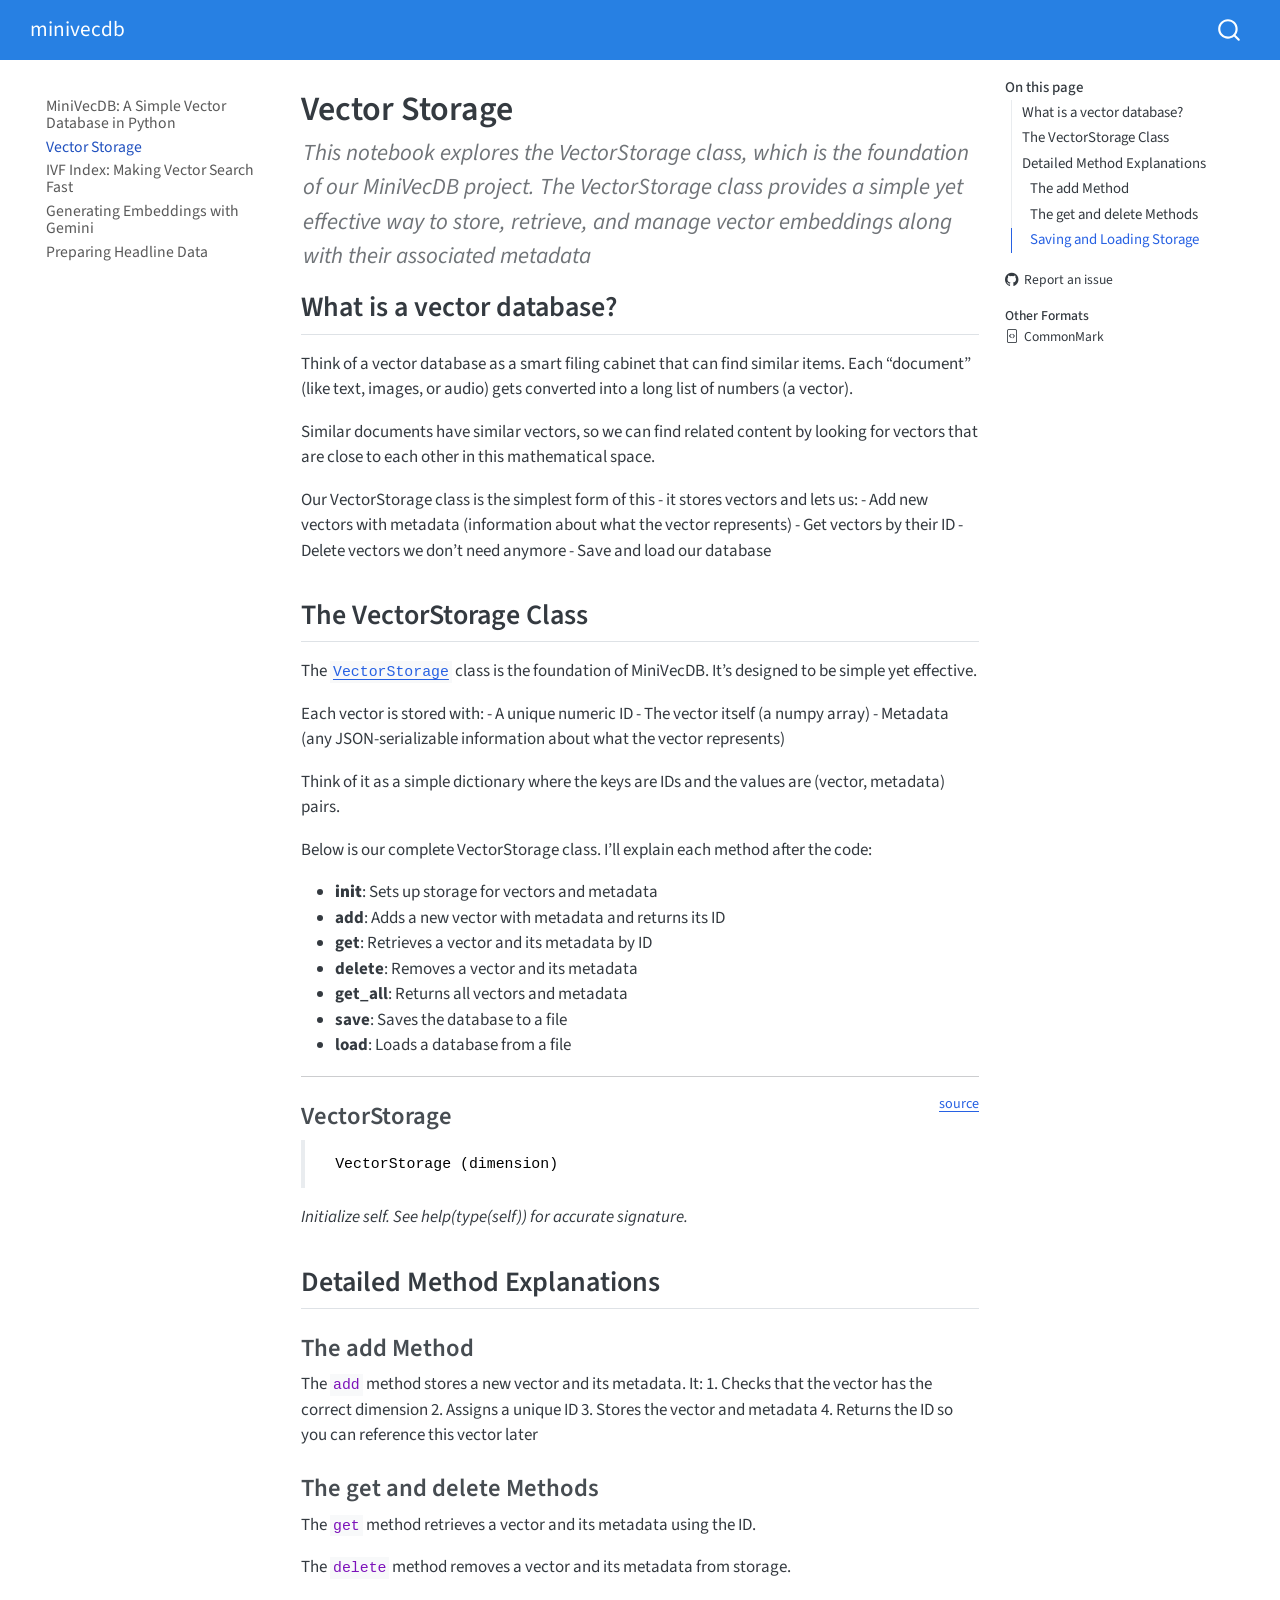
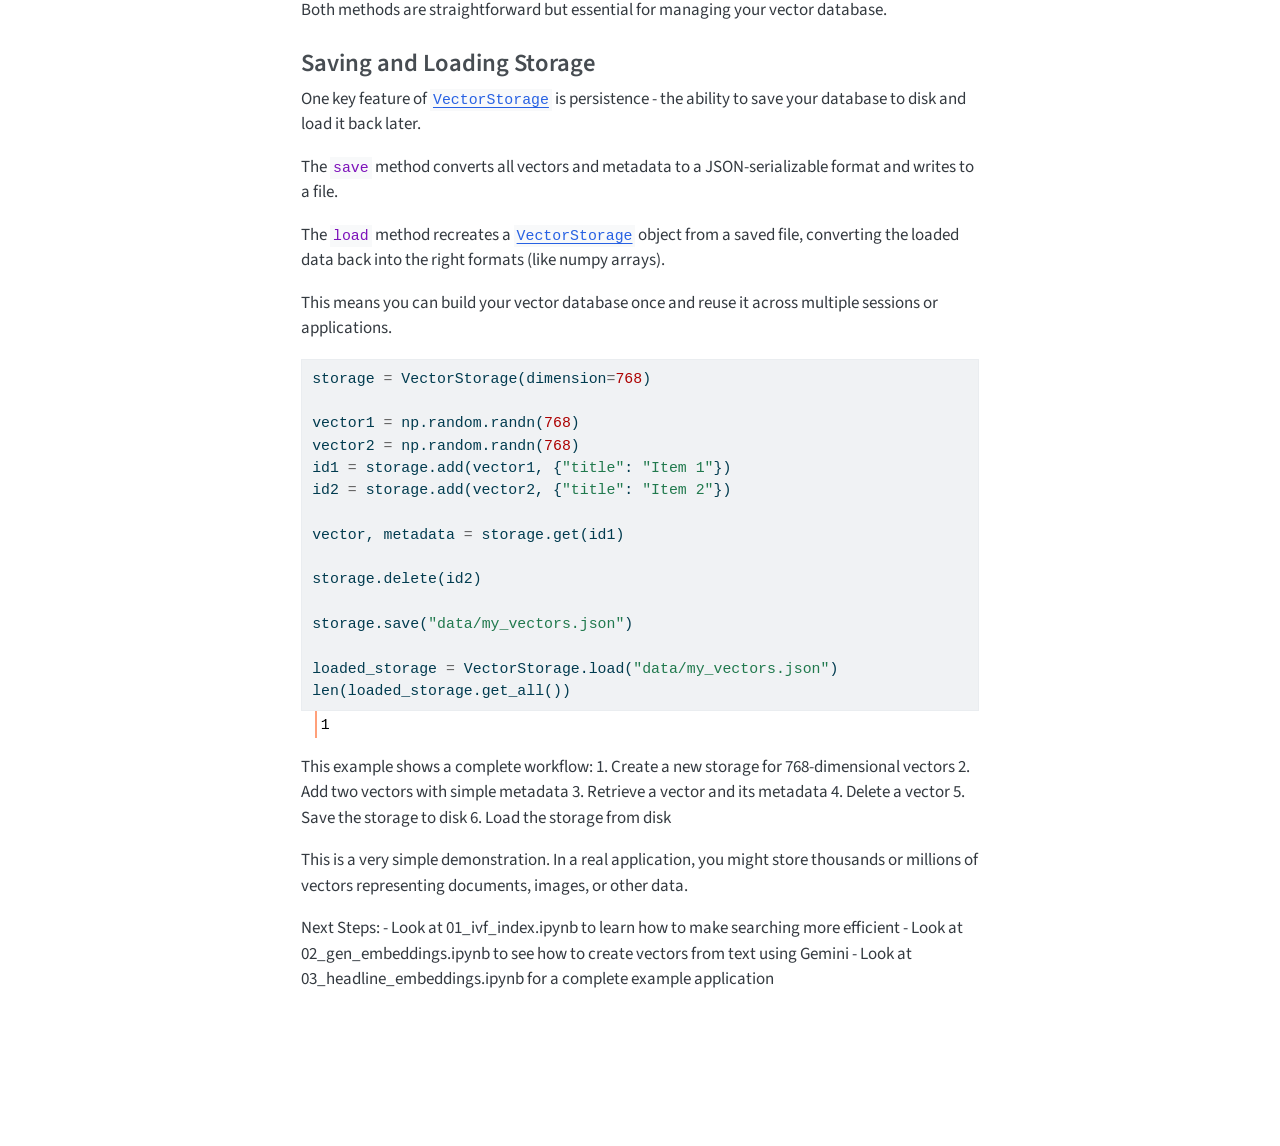
<file: vector_storage.html>
<!DOCTYPE html>
<html xmlns="http://www.w3.org/1999/xhtml" lang="en" xml:lang="en"><head>

<meta charset="utf-8">
<meta name="generator" content="quarto-1.6.43">

<meta name="viewport" content="width=device-width, initial-scale=1.0, user-scalable=yes">

<meta name="description" content="This notebook explores the VectorStorage class, which is the foundation of our MiniVecDB project. The VectorStorage class provides a simple yet effective way to store, retrieve, and manage vector embeddings along with their associated metadata">

<title>Vector Storage – minivecdb</title>
<style>
code{white-space: pre-wrap;}
span.smallcaps{font-variant: small-caps;}
div.columns{display: flex; gap: min(4vw, 1.5em);}
div.column{flex: auto; overflow-x: auto;}
div.hanging-indent{margin-left: 1.5em; text-indent: -1.5em;}
ul.task-list{list-style: none;}
ul.task-list li input[type="checkbox"] {
  width: 0.8em;
  margin: 0 0.8em 0.2em -1em; /* quarto-specific, see https://github.com/quarto-dev/quarto-cli/issues/4556 */ 
  vertical-align: middle;
}
/* CSS for syntax highlighting */
pre > code.sourceCode { white-space: pre; position: relative; }
pre > code.sourceCode > span { line-height: 1.25; }
pre > code.sourceCode > span:empty { height: 1.2em; }
.sourceCode { overflow: visible; }
code.sourceCode > span { color: inherit; text-decoration: inherit; }
div.sourceCode { margin: 1em 0; }
pre.sourceCode { margin: 0; }
@media screen {
div.sourceCode { overflow: auto; }
}
@media print {
pre > code.sourceCode { white-space: pre-wrap; }
pre > code.sourceCode > span { display: inline-block; text-indent: -5em; padding-left: 5em; }
}
pre.numberSource code
  { counter-reset: source-line 0; }
pre.numberSource code > span
  { position: relative; left: -4em; counter-increment: source-line; }
pre.numberSource code > span > a:first-child::before
  { content: counter(source-line);
    position: relative; left: -1em; text-align: right; vertical-align: baseline;
    border: none; display: inline-block;
    -webkit-touch-callout: none; -webkit-user-select: none;
    -khtml-user-select: none; -moz-user-select: none;
    -ms-user-select: none; user-select: none;
    padding: 0 4px; width: 4em;
  }
pre.numberSource { margin-left: 3em;  padding-left: 4px; }
div.sourceCode
  {   }
@media screen {
pre > code.sourceCode > span > a:first-child::before { text-decoration: underline; }
}
</style>


<script src="site_libs/quarto-nav/quarto-nav.js"></script>
<script src="site_libs/quarto-nav/headroom.min.js"></script>
<script src="site_libs/clipboard/clipboard.min.js"></script>
<script src="site_libs/quarto-search/autocomplete.umd.js"></script>
<script src="site_libs/quarto-search/fuse.min.js"></script>
<script src="site_libs/quarto-search/quarto-search.js"></script>
<meta name="quarto:offset" content="./">
<script src="site_libs/quarto-html/quarto.js"></script>
<script src="site_libs/quarto-html/popper.min.js"></script>
<script src="site_libs/quarto-html/tippy.umd.min.js"></script>
<script src="site_libs/quarto-html/anchor.min.js"></script>
<link href="site_libs/quarto-html/tippy.css" rel="stylesheet">
<link href="site_libs/quarto-html/quarto-syntax-highlighting-d4d76bf8491c20bad77d141916dc28e1.css" rel="stylesheet" id="quarto-text-highlighting-styles">
<script src="site_libs/bootstrap/bootstrap.min.js"></script>
<link href="site_libs/bootstrap/bootstrap-icons.css" rel="stylesheet">
<link href="site_libs/bootstrap/bootstrap-2bb5d4f3211b1f2987d32ef8009fce28.min.css" rel="stylesheet" append-hash="true" id="quarto-bootstrap" data-mode="light">
<script id="quarto-search-options" type="application/json">{
  "location": "navbar",
  "copy-button": false,
  "collapse-after": 3,
  "panel-placement": "end",
  "type": "overlay",
  "limit": 50,
  "keyboard-shortcut": [
    "f",
    "/",
    "s"
  ],
  "show-item-context": false,
  "language": {
    "search-no-results-text": "No results",
    "search-matching-documents-text": "matching documents",
    "search-copy-link-title": "Copy link to search",
    "search-hide-matches-text": "Hide additional matches",
    "search-more-match-text": "more match in this document",
    "search-more-matches-text": "more matches in this document",
    "search-clear-button-title": "Clear",
    "search-text-placeholder": "",
    "search-detached-cancel-button-title": "Cancel",
    "search-submit-button-title": "Submit",
    "search-label": "Search"
  }
}</script>


<link rel="stylesheet" href="styles.css">
<meta property="og:title" content="Vector Storage – minivecdb">
<meta property="og:description" content="This notebook explores the VectorStorage class, which is the foundation of our MiniVecDB project. The VectorStorage class provides a simple yet effective way to store, retrieve, and manage vector embeddings along with their associated metadata">
<meta property="og:site_name" content="minivecdb">
<meta name="twitter:title" content="Vector Storage – minivecdb">
<meta name="twitter:description" content="This notebook explores the VectorStorage class, which is the foundation of our MiniVecDB project. The VectorStorage class provides a simple yet effective way to store, retrieve, and manage vector embeddings along with their associated metadata">
<meta name="twitter:card" content="summary">
</head>

<body class="nav-sidebar floating nav-fixed">

<div id="quarto-search-results"></div>
  <header id="quarto-header" class="headroom fixed-top">
    <nav class="navbar navbar-expand-lg " data-bs-theme="dark">
      <div class="navbar-container container-fluid">
      <div class="navbar-brand-container mx-auto">
    <a class="navbar-brand" href="./index.html">
    <span class="navbar-title">minivecdb</span>
    </a>
  </div>
        <div class="quarto-navbar-tools tools-end">
</div>
          <div id="quarto-search" class="" title="Search"></div>
      </div> <!-- /container-fluid -->
    </nav>
  <nav class="quarto-secondary-nav">
    <div class="container-fluid d-flex">
      <button type="button" class="quarto-btn-toggle btn" data-bs-toggle="collapse" role="button" data-bs-target=".quarto-sidebar-collapse-item" aria-controls="quarto-sidebar" aria-expanded="false" aria-label="Toggle sidebar navigation" onclick="if (window.quartoToggleHeadroom) { window.quartoToggleHeadroom(); }">
        <i class="bi bi-layout-text-sidebar-reverse"></i>
      </button>
        <nav class="quarto-page-breadcrumbs" aria-label="breadcrumb"><ol class="breadcrumb"><li class="breadcrumb-item"><a href="./vector_storage.html">Vector Storage</a></li></ol></nav>
        <a class="flex-grow-1" role="navigation" data-bs-toggle="collapse" data-bs-target=".quarto-sidebar-collapse-item" aria-controls="quarto-sidebar" aria-expanded="false" aria-label="Toggle sidebar navigation" onclick="if (window.quartoToggleHeadroom) { window.quartoToggleHeadroom(); }">      
        </a>
    </div>
  </nav>
</header>
<!-- content -->
<div id="quarto-content" class="quarto-container page-columns page-rows-contents page-layout-article page-navbar">
<!-- sidebar -->
  <nav id="quarto-sidebar" class="sidebar collapse collapse-horizontal quarto-sidebar-collapse-item sidebar-navigation floating overflow-auto">
    <div class="sidebar-menu-container"> 
    <ul class="list-unstyled mt-1">
        <li class="sidebar-item">
  <div class="sidebar-item-container"> 
  <a href="./index.html" class="sidebar-item-text sidebar-link">
 <span class="menu-text">MiniVecDB: A Simple Vector Database in Python</span></a>
  </div>
</li>
        <li class="sidebar-item">
  <div class="sidebar-item-container"> 
  <a href="./vector_storage.html" class="sidebar-item-text sidebar-link active">
 <span class="menu-text">Vector Storage</span></a>
  </div>
</li>
        <li class="sidebar-item">
  <div class="sidebar-item-container"> 
  <a href="./ivf_index.html" class="sidebar-item-text sidebar-link">
 <span class="menu-text">IVF Index: Making Vector Search Fast</span></a>
  </div>
</li>
        <li class="sidebar-item">
  <div class="sidebar-item-container"> 
  <a href="./gen_embeddings.html" class="sidebar-item-text sidebar-link">
 <span class="menu-text">Generating Embeddings with Gemini</span></a>
  </div>
</li>
        <li class="sidebar-item">
  <div class="sidebar-item-container"> 
  <a href="./headline_embeddings.html" class="sidebar-item-text sidebar-link">
 <span class="menu-text">Preparing Headline Data</span></a>
  </div>
</li>
    </ul>
    </div>
</nav>
<div id="quarto-sidebar-glass" class="quarto-sidebar-collapse-item" data-bs-toggle="collapse" data-bs-target=".quarto-sidebar-collapse-item"></div>
<!-- margin-sidebar -->
    <div id="quarto-margin-sidebar" class="sidebar margin-sidebar">
        <nav id="TOC" role="doc-toc" class="toc-active">
    <h2 id="toc-title">On this page</h2>
   
  <ul>
  <li><a href="#what-is-a-vector-database" id="toc-what-is-a-vector-database" class="nav-link active" data-scroll-target="#what-is-a-vector-database">What is a vector database?</a></li>
  <li><a href="#the-vectorstorage-class" id="toc-the-vectorstorage-class" class="nav-link" data-scroll-target="#the-vectorstorage-class">The VectorStorage Class</a>
  <ul class="collapse">
  <li><a href="#vectorstorage" id="toc-vectorstorage" class="nav-link" data-scroll-target="#vectorstorage">VectorStorage</a></li>
  </ul></li>
  <li><a href="#detailed-method-explanations" id="toc-detailed-method-explanations" class="nav-link" data-scroll-target="#detailed-method-explanations">Detailed Method Explanations</a>
  <ul class="collapse">
  <li><a href="#the-add-method" id="toc-the-add-method" class="nav-link" data-scroll-target="#the-add-method">The add Method</a></li>
  <li><a href="#the-get-and-delete-methods" id="toc-the-get-and-delete-methods" class="nav-link" data-scroll-target="#the-get-and-delete-methods">The get and delete Methods</a></li>
  <li><a href="#saving-and-loading-storage" id="toc-saving-and-loading-storage" class="nav-link" data-scroll-target="#saving-and-loading-storage">Saving and Loading Storage</a></li>
  </ul></li>
  </ul>
<div class="toc-actions"><ul><li><a href="https://github.com/anubhavmaity/MiniVecDB/issues/new" class="toc-action"><i class="bi bi-github"></i>Report an issue</a></li></ul></div><div class="quarto-alternate-formats"><h2>Other Formats</h2><ul><li><a href="vector_storage.html.md"><i class="bi bi-file-code"></i>CommonMark</a></li></ul></div></nav>
    </div>
<!-- main -->
<main class="content" id="quarto-document-content">

<header id="title-block-header" class="quarto-title-block default">
<div class="quarto-title">
<h1 class="title">Vector Storage</h1>
</div>

<div>
  <div class="description">
    This notebook explores the VectorStorage class, which is the foundation of our MiniVecDB project. The VectorStorage class provides a simple yet effective way to store, retrieve, and manage vector embeddings along with their associated metadata
  </div>
</div>


<div class="quarto-title-meta">

    
  
    
  </div>
  


</header>


<!-- WARNING: THIS FILE WAS AUTOGENERATED! DO NOT EDIT! -->
<section id="what-is-a-vector-database" class="level2">
<h2 class="anchored" data-anchor-id="what-is-a-vector-database">What is a vector database?</h2>
<p>Think of a vector database as a smart filing cabinet that can find similar items. Each “document” (like text, images, or audio) gets converted into a long list of numbers (a vector).</p>
<p>Similar documents have similar vectors, so we can find related content by looking for vectors that are close to each other in this mathematical space.</p>
<p>Our VectorStorage class is the simplest form of this - it stores vectors and lets us: - Add new vectors with metadata (information about what the vector represents) - Get vectors by their ID - Delete vectors we don’t need anymore - Save and load our database</p>
</section>
<section id="the-vectorstorage-class" class="level2">
<h2 class="anchored" data-anchor-id="the-vectorstorage-class">The VectorStorage Class</h2>
<p>The <a href="https://anubhavmaity.github.io/MiniVecDB/vector_storage.html#vectorstorage"><code>VectorStorage</code></a> class is the foundation of MiniVecDB. It’s designed to be simple yet effective.</p>
<p>Each vector is stored with: - A unique numeric ID - The vector itself (a numpy array) - Metadata (any JSON-serializable information about what the vector represents)</p>
<p>Think of it as a simple dictionary where the keys are IDs and the values are (vector, metadata) pairs.</p>
<p>Below is our complete VectorStorage class. I’ll explain each method after the code:</p>
<ul>
<li><strong><strong>init</strong></strong>: Sets up storage for vectors and metadata</li>
<li><strong>add</strong>: Adds a new vector with metadata and returns its ID</li>
<li><strong>get</strong>: Retrieves a vector and its metadata by ID</li>
<li><strong>delete</strong>: Removes a vector and its metadata</li>
<li><strong>get_all</strong>: Returns all vectors and metadata</li>
<li><strong>save</strong>: Saves the database to a file</li>
<li><strong>load</strong>: Loads a database from a file</li>
</ul>
<hr>
<p><a href="https://github.com/anubhavmaity/MiniVecDB/blob/main/minivecdb/vector_storage.py#L15" target="_blank" style="float:right; font-size:smaller">source</a></p>
<section id="vectorstorage" class="level3">
<h3 class="anchored" data-anchor-id="vectorstorage">VectorStorage</h3>
<blockquote class="blockquote">
<pre><code> VectorStorage (dimension)</code></pre>
</blockquote>
<p><em>Initialize self. See help(type(self)) for accurate signature.</em></p>
</section>
</section>
<section id="detailed-method-explanations" class="level2">
<h2 class="anchored" data-anchor-id="detailed-method-explanations">Detailed Method Explanations</h2>
<section id="the-add-method" class="level3">
<h3 class="anchored" data-anchor-id="the-add-method">The add Method</h3>
<p>The <code>add</code> method stores a new vector and its metadata. It: 1. Checks that the vector has the correct dimension 2. Assigns a unique ID 3. Stores the vector and metadata 4. Returns the ID so you can reference this vector later</p>
</section>
<section id="the-get-and-delete-methods" class="level3">
<h3 class="anchored" data-anchor-id="the-get-and-delete-methods">The get and delete Methods</h3>
<p>The <code>get</code> method retrieves a vector and its metadata using the ID.</p>
<p>The <code>delete</code> method removes a vector and its metadata from storage.</p>
<p>Both methods are straightforward but essential for managing your vector database.</p>
</section>
<section id="saving-and-loading-storage" class="level3">
<h3 class="anchored" data-anchor-id="saving-and-loading-storage">Saving and Loading Storage</h3>
<p>One key feature of <a href="https://anubhavmaity.github.io/MiniVecDB/vector_storage.html#vectorstorage"><code>VectorStorage</code></a> is persistence - the ability to save your database to disk and load it back later.</p>
<p>The <code>save</code> method converts all vectors and metadata to a JSON-serializable format and writes to a file.</p>
<p>The <code>load</code> method recreates a <a href="https://anubhavmaity.github.io/MiniVecDB/vector_storage.html#vectorstorage"><code>VectorStorage</code></a> object from a saved file, converting the loaded data back into the right formats (like numpy arrays).</p>
<p>This means you can build your vector database once and reuse it across multiple sessions or applications.</p>
<div id="cell-7" class="cell">
<div class="sourceCode cell-code" id="cb2"><pre class="sourceCode python code-with-copy"><code class="sourceCode python"><span id="cb2-1"><a href="#cb2-1" aria-hidden="true" tabindex="-1"></a>storage <span class="op">=</span> VectorStorage(dimension<span class="op">=</span><span class="dv">768</span>)</span>
<span id="cb2-2"><a href="#cb2-2" aria-hidden="true" tabindex="-1"></a></span>
<span id="cb2-3"><a href="#cb2-3" aria-hidden="true" tabindex="-1"></a>vector1 <span class="op">=</span> np.random.randn(<span class="dv">768</span>)</span>
<span id="cb2-4"><a href="#cb2-4" aria-hidden="true" tabindex="-1"></a>vector2 <span class="op">=</span> np.random.randn(<span class="dv">768</span>)</span>
<span id="cb2-5"><a href="#cb2-5" aria-hidden="true" tabindex="-1"></a>id1 <span class="op">=</span> storage.add(vector1, {<span class="st">"title"</span>: <span class="st">"Item 1"</span>})</span>
<span id="cb2-6"><a href="#cb2-6" aria-hidden="true" tabindex="-1"></a>id2 <span class="op">=</span> storage.add(vector2, {<span class="st">"title"</span>: <span class="st">"Item 2"</span>})</span>
<span id="cb2-7"><a href="#cb2-7" aria-hidden="true" tabindex="-1"></a></span>
<span id="cb2-8"><a href="#cb2-8" aria-hidden="true" tabindex="-1"></a>vector, metadata <span class="op">=</span> storage.get(id1)</span>
<span id="cb2-9"><a href="#cb2-9" aria-hidden="true" tabindex="-1"></a></span>
<span id="cb2-10"><a href="#cb2-10" aria-hidden="true" tabindex="-1"></a>storage.delete(id2)</span>
<span id="cb2-11"><a href="#cb2-11" aria-hidden="true" tabindex="-1"></a></span>
<span id="cb2-12"><a href="#cb2-12" aria-hidden="true" tabindex="-1"></a>storage.save(<span class="st">"data/my_vectors.json"</span>)</span>
<span id="cb2-13"><a href="#cb2-13" aria-hidden="true" tabindex="-1"></a></span>
<span id="cb2-14"><a href="#cb2-14" aria-hidden="true" tabindex="-1"></a>loaded_storage <span class="op">=</span> VectorStorage.load(<span class="st">"data/my_vectors.json"</span>)</span>
<span id="cb2-15"><a href="#cb2-15" aria-hidden="true" tabindex="-1"></a><span class="bu">len</span>(loaded_storage.get_all())</span></code><button title="Copy to Clipboard" class="code-copy-button"><i class="bi"></i></button></pre></div>
<div class="cell-output cell-output-display">
<pre><code>1</code></pre>
</div>
</div>
<p>This example shows a complete workflow: 1. Create a new storage for 768-dimensional vectors 2. Add two vectors with simple metadata 3. Retrieve a vector and its metadata 4. Delete a vector 5. Save the storage to disk 6. Load the storage from disk</p>
<p>This is a very simple demonstration. In a real application, you might store thousands or millions of vectors representing documents, images, or other data.</p>
<p>Next Steps: - Look at 01_ivf_index.ipynb to learn how to make searching more efficient - Look at 02_gen_embeddings.ipynb to see how to create vectors from text using Gemini - Look at 03_headline_embeddings.ipynb for a complete example application</p>


</section>
</section>

</main> <!-- /main -->
<script id="quarto-html-after-body" type="application/javascript">
window.document.addEventListener("DOMContentLoaded", function (event) {
  const toggleBodyColorMode = (bsSheetEl) => {
    const mode = bsSheetEl.getAttribute("data-mode");
    const bodyEl = window.document.querySelector("body");
    if (mode === "dark") {
      bodyEl.classList.add("quarto-dark");
      bodyEl.classList.remove("quarto-light");
    } else {
      bodyEl.classList.add("quarto-light");
      bodyEl.classList.remove("quarto-dark");
    }
  }
  const toggleBodyColorPrimary = () => {
    const bsSheetEl = window.document.querySelector("link#quarto-bootstrap");
    if (bsSheetEl) {
      toggleBodyColorMode(bsSheetEl);
    }
  }
  toggleBodyColorPrimary();  
  const icon = "";
  const anchorJS = new window.AnchorJS();
  anchorJS.options = {
    placement: 'right',
    icon: icon
  };
  anchorJS.add('.anchored');
  const isCodeAnnotation = (el) => {
    for (const clz of el.classList) {
      if (clz.startsWith('code-annotation-')) {                     
        return true;
      }
    }
    return false;
  }
  const onCopySuccess = function(e) {
    // button target
    const button = e.trigger;
    // don't keep focus
    button.blur();
    // flash "checked"
    button.classList.add('code-copy-button-checked');
    var currentTitle = button.getAttribute("title");
    button.setAttribute("title", "Copied!");
    let tooltip;
    if (window.bootstrap) {
      button.setAttribute("data-bs-toggle", "tooltip");
      button.setAttribute("data-bs-placement", "left");
      button.setAttribute("data-bs-title", "Copied!");
      tooltip = new bootstrap.Tooltip(button, 
        { trigger: "manual", 
          customClass: "code-copy-button-tooltip",
          offset: [0, -8]});
      tooltip.show();    
    }
    setTimeout(function() {
      if (tooltip) {
        tooltip.hide();
        button.removeAttribute("data-bs-title");
        button.removeAttribute("data-bs-toggle");
        button.removeAttribute("data-bs-placement");
      }
      button.setAttribute("title", currentTitle);
      button.classList.remove('code-copy-button-checked');
    }, 1000);
    // clear code selection
    e.clearSelection();
  }
  const getTextToCopy = function(trigger) {
      const codeEl = trigger.previousElementSibling.cloneNode(true);
      for (const childEl of codeEl.children) {
        if (isCodeAnnotation(childEl)) {
          childEl.remove();
        }
      }
      return codeEl.innerText;
  }
  const clipboard = new window.ClipboardJS('.code-copy-button:not([data-in-quarto-modal])', {
    text: getTextToCopy
  });
  clipboard.on('success', onCopySuccess);
  if (window.document.getElementById('quarto-embedded-source-code-modal')) {
    const clipboardModal = new window.ClipboardJS('.code-copy-button[data-in-quarto-modal]', {
      text: getTextToCopy,
      container: window.document.getElementById('quarto-embedded-source-code-modal')
    });
    clipboardModal.on('success', onCopySuccess);
  }
    var localhostRegex = new RegExp(/^(?:http|https):\/\/localhost\:?[0-9]*\//);
    var mailtoRegex = new RegExp(/^mailto:/);
      var filterRegex = new RegExp("https:\/\/anubhavmaity\.github\.io\/MiniVecDB");
    var isInternal = (href) => {
        return filterRegex.test(href) || localhostRegex.test(href) || mailtoRegex.test(href);
    }
    // Inspect non-navigation links and adorn them if external
 	var links = window.document.querySelectorAll('a[href]:not(.nav-link):not(.navbar-brand):not(.toc-action):not(.sidebar-link):not(.sidebar-item-toggle):not(.pagination-link):not(.no-external):not([aria-hidden]):not(.dropdown-item):not(.quarto-navigation-tool):not(.about-link)');
    for (var i=0; i<links.length; i++) {
      const link = links[i];
      if (!isInternal(link.href)) {
        // undo the damage that might have been done by quarto-nav.js in the case of
        // links that we want to consider external
        if (link.dataset.originalHref !== undefined) {
          link.href = link.dataset.originalHref;
        }
      }
    }
  function tippyHover(el, contentFn, onTriggerFn, onUntriggerFn) {
    const config = {
      allowHTML: true,
      maxWidth: 500,
      delay: 100,
      arrow: false,
      appendTo: function(el) {
          return el.parentElement;
      },
      interactive: true,
      interactiveBorder: 10,
      theme: 'quarto',
      placement: 'bottom-start',
    };
    if (contentFn) {
      config.content = contentFn;
    }
    if (onTriggerFn) {
      config.onTrigger = onTriggerFn;
    }
    if (onUntriggerFn) {
      config.onUntrigger = onUntriggerFn;
    }
    window.tippy(el, config); 
  }
  const noterefs = window.document.querySelectorAll('a[role="doc-noteref"]');
  for (var i=0; i<noterefs.length; i++) {
    const ref = noterefs[i];
    tippyHover(ref, function() {
      // use id or data attribute instead here
      let href = ref.getAttribute('data-footnote-href') || ref.getAttribute('href');
      try { href = new URL(href).hash; } catch {}
      const id = href.replace(/^#\/?/, "");
      const note = window.document.getElementById(id);
      if (note) {
        return note.innerHTML;
      } else {
        return "";
      }
    });
  }
  const xrefs = window.document.querySelectorAll('a.quarto-xref');
  const processXRef = (id, note) => {
    // Strip column container classes
    const stripColumnClz = (el) => {
      el.classList.remove("page-full", "page-columns");
      if (el.children) {
        for (const child of el.children) {
          stripColumnClz(child);
        }
      }
    }
    stripColumnClz(note)
    if (id === null || id.startsWith('sec-')) {
      // Special case sections, only their first couple elements
      const container = document.createElement("div");
      if (note.children && note.children.length > 2) {
        container.appendChild(note.children[0].cloneNode(true));
        for (let i = 1; i < note.children.length; i++) {
          const child = note.children[i];
          if (child.tagName === "P" && child.innerText === "") {
            continue;
          } else {
            container.appendChild(child.cloneNode(true));
            break;
          }
        }
        if (window.Quarto?.typesetMath) {
          window.Quarto.typesetMath(container);
        }
        return container.innerHTML
      } else {
        if (window.Quarto?.typesetMath) {
          window.Quarto.typesetMath(note);
        }
        return note.innerHTML;
      }
    } else {
      // Remove any anchor links if they are present
      const anchorLink = note.querySelector('a.anchorjs-link');
      if (anchorLink) {
        anchorLink.remove();
      }
      if (window.Quarto?.typesetMath) {
        window.Quarto.typesetMath(note);
      }
      if (note.classList.contains("callout")) {
        return note.outerHTML;
      } else {
        return note.innerHTML;
      }
    }
  }
  for (var i=0; i<xrefs.length; i++) {
    const xref = xrefs[i];
    tippyHover(xref, undefined, function(instance) {
      instance.disable();
      let url = xref.getAttribute('href');
      let hash = undefined; 
      if (url.startsWith('#')) {
        hash = url;
      } else {
        try { hash = new URL(url).hash; } catch {}
      }
      if (hash) {
        const id = hash.replace(/^#\/?/, "");
        const note = window.document.getElementById(id);
        if (note !== null) {
          try {
            const html = processXRef(id, note.cloneNode(true));
            instance.setContent(html);
          } finally {
            instance.enable();
            instance.show();
          }
        } else {
          // See if we can fetch this
          fetch(url.split('#')[0])
          .then(res => res.text())
          .then(html => {
            const parser = new DOMParser();
            const htmlDoc = parser.parseFromString(html, "text/html");
            const note = htmlDoc.getElementById(id);
            if (note !== null) {
              const html = processXRef(id, note);
              instance.setContent(html);
            } 
          }).finally(() => {
            instance.enable();
            instance.show();
          });
        }
      } else {
        // See if we can fetch a full url (with no hash to target)
        // This is a special case and we should probably do some content thinning / targeting
        fetch(url)
        .then(res => res.text())
        .then(html => {
          const parser = new DOMParser();
          const htmlDoc = parser.parseFromString(html, "text/html");
          const note = htmlDoc.querySelector('main.content');
          if (note !== null) {
            // This should only happen for chapter cross references
            // (since there is no id in the URL)
            // remove the first header
            if (note.children.length > 0 && note.children[0].tagName === "HEADER") {
              note.children[0].remove();
            }
            const html = processXRef(null, note);
            instance.setContent(html);
          } 
        }).finally(() => {
          instance.enable();
          instance.show();
        });
      }
    }, function(instance) {
    });
  }
      let selectedAnnoteEl;
      const selectorForAnnotation = ( cell, annotation) => {
        let cellAttr = 'data-code-cell="' + cell + '"';
        let lineAttr = 'data-code-annotation="' +  annotation + '"';
        const selector = 'span[' + cellAttr + '][' + lineAttr + ']';
        return selector;
      }
      const selectCodeLines = (annoteEl) => {
        const doc = window.document;
        const targetCell = annoteEl.getAttribute("data-target-cell");
        const targetAnnotation = annoteEl.getAttribute("data-target-annotation");
        const annoteSpan = window.document.querySelector(selectorForAnnotation(targetCell, targetAnnotation));
        const lines = annoteSpan.getAttribute("data-code-lines").split(",");
        const lineIds = lines.map((line) => {
          return targetCell + "-" + line;
        })
        let top = null;
        let height = null;
        let parent = null;
        if (lineIds.length > 0) {
            //compute the position of the single el (top and bottom and make a div)
            const el = window.document.getElementById(lineIds[0]);
            top = el.offsetTop;
            height = el.offsetHeight;
            parent = el.parentElement.parentElement;
          if (lineIds.length > 1) {
            const lastEl = window.document.getElementById(lineIds[lineIds.length - 1]);
            const bottom = lastEl.offsetTop + lastEl.offsetHeight;
            height = bottom - top;
          }
          if (top !== null && height !== null && parent !== null) {
            // cook up a div (if necessary) and position it 
            let div = window.document.getElementById("code-annotation-line-highlight");
            if (div === null) {
              div = window.document.createElement("div");
              div.setAttribute("id", "code-annotation-line-highlight");
              div.style.position = 'absolute';
              parent.appendChild(div);
            }
            div.style.top = top - 2 + "px";
            div.style.height = height + 4 + "px";
            div.style.left = 0;
            let gutterDiv = window.document.getElementById("code-annotation-line-highlight-gutter");
            if (gutterDiv === null) {
              gutterDiv = window.document.createElement("div");
              gutterDiv.setAttribute("id", "code-annotation-line-highlight-gutter");
              gutterDiv.style.position = 'absolute';
              const codeCell = window.document.getElementById(targetCell);
              const gutter = codeCell.querySelector('.code-annotation-gutter');
              gutter.appendChild(gutterDiv);
            }
            gutterDiv.style.top = top - 2 + "px";
            gutterDiv.style.height = height + 4 + "px";
          }
          selectedAnnoteEl = annoteEl;
        }
      };
      const unselectCodeLines = () => {
        const elementsIds = ["code-annotation-line-highlight", "code-annotation-line-highlight-gutter"];
        elementsIds.forEach((elId) => {
          const div = window.document.getElementById(elId);
          if (div) {
            div.remove();
          }
        });
        selectedAnnoteEl = undefined;
      };
        // Handle positioning of the toggle
    window.addEventListener(
      "resize",
      throttle(() => {
        elRect = undefined;
        if (selectedAnnoteEl) {
          selectCodeLines(selectedAnnoteEl);
        }
      }, 10)
    );
    function throttle(fn, ms) {
    let throttle = false;
    let timer;
      return (...args) => {
        if(!throttle) { // first call gets through
            fn.apply(this, args);
            throttle = true;
        } else { // all the others get throttled
            if(timer) clearTimeout(timer); // cancel #2
            timer = setTimeout(() => {
              fn.apply(this, args);
              timer = throttle = false;
            }, ms);
        }
      };
    }
      // Attach click handler to the DT
      const annoteDls = window.document.querySelectorAll('dt[data-target-cell]');
      for (const annoteDlNode of annoteDls) {
        annoteDlNode.addEventListener('click', (event) => {
          const clickedEl = event.target;
          if (clickedEl !== selectedAnnoteEl) {
            unselectCodeLines();
            const activeEl = window.document.querySelector('dt[data-target-cell].code-annotation-active');
            if (activeEl) {
              activeEl.classList.remove('code-annotation-active');
            }
            selectCodeLines(clickedEl);
            clickedEl.classList.add('code-annotation-active');
          } else {
            // Unselect the line
            unselectCodeLines();
            clickedEl.classList.remove('code-annotation-active');
          }
        });
      }
  const findCites = (el) => {
    const parentEl = el.parentElement;
    if (parentEl) {
      const cites = parentEl.dataset.cites;
      if (cites) {
        return {
          el,
          cites: cites.split(' ')
        };
      } else {
        return findCites(el.parentElement)
      }
    } else {
      return undefined;
    }
  };
  var bibliorefs = window.document.querySelectorAll('a[role="doc-biblioref"]');
  for (var i=0; i<bibliorefs.length; i++) {
    const ref = bibliorefs[i];
    const citeInfo = findCites(ref);
    if (citeInfo) {
      tippyHover(citeInfo.el, function() {
        var popup = window.document.createElement('div');
        citeInfo.cites.forEach(function(cite) {
          var citeDiv = window.document.createElement('div');
          citeDiv.classList.add('hanging-indent');
          citeDiv.classList.add('csl-entry');
          var biblioDiv = window.document.getElementById('ref-' + cite);
          if (biblioDiv) {
            citeDiv.innerHTML = biblioDiv.innerHTML;
          }
          popup.appendChild(citeDiv);
        });
        return popup.innerHTML;
      });
    }
  }
});
</script>
</div> <!-- /content -->




<footer class="footer"><div class="nav-footer"><div class="nav-footer-center"><div class="toc-actions d-sm-block d-md-none"><ul><li><a href="https://github.com/anubhavmaity/MiniVecDB/issues/new" class="toc-action"><i class="bi bi-github"></i>Report an issue</a></li></ul></div></div></div></footer></body></html>
</file>
<file: site_libs/quarto-html/tippy.css>
.tippy-box[data-animation=fade][data-state=hidden]{opacity:0}[data-tippy-root]{max-width:calc(100vw - 10px)}.tippy-box{position:relative;background-color:#333;color:#fff;border-radius:4px;font-size:14px;line-height:1.4;white-space:normal;outline:0;transition-property:transform,visibility,opacity}.tippy-box[data-placement^=top]>.tippy-arrow{bottom:0}.tippy-box[data-placement^=top]>.tippy-arrow:before{bottom:-7px;left:0;border-width:8px 8px 0;border-top-color:initial;transform-origin:center top}.tippy-box[data-placement^=bottom]>.tippy-arrow{top:0}.tippy-box[data-placement^=bottom]>.tippy-arrow:before{top:-7px;left:0;border-width:0 8px 8px;border-bottom-color:initial;transform-origin:center bottom}.tippy-box[data-placement^=left]>.tippy-arrow{right:0}.tippy-box[data-placement^=left]>.tippy-arrow:before{border-width:8px 0 8px 8px;border-left-color:initial;right:-7px;transform-origin:center left}.tippy-box[data-placement^=right]>.tippy-arrow{left:0}.tippy-box[data-placement^=right]>.tippy-arrow:before{left:-7px;border-width:8px 8px 8px 0;border-right-color:initial;transform-origin:center right}.tippy-box[data-inertia][data-state=visible]{transition-timing-function:cubic-bezier(.54,1.5,.38,1.11)}.tippy-arrow{width:16px;height:16px;color:#333}.tippy-arrow:before{content:"";position:absolute;border-color:transparent;border-style:solid}.tippy-content{position:relative;padding:5px 9px;z-index:1}
</file>
<file: site_libs/quarto-html/quarto-syntax-highlighting-d4d76bf8491c20bad77d141916dc28e1.css>
/* quarto syntax highlight colors */
:root {
  --quarto-hl-ot-color: #003B4F;
  --quarto-hl-at-color: #657422;
  --quarto-hl-ss-color: #20794D;
  --quarto-hl-an-color: #5E5E5E;
  --quarto-hl-fu-color: #4758AB;
  --quarto-hl-st-color: #20794D;
  --quarto-hl-cf-color: #003B4F;
  --quarto-hl-op-color: #5E5E5E;
  --quarto-hl-er-color: #AD0000;
  --quarto-hl-bn-color: #AD0000;
  --quarto-hl-al-color: #AD0000;
  --quarto-hl-va-color: #111111;
  --quarto-hl-bu-color: inherit;
  --quarto-hl-ex-color: inherit;
  --quarto-hl-pp-color: #AD0000;
  --quarto-hl-in-color: #5E5E5E;
  --quarto-hl-vs-color: #20794D;
  --quarto-hl-wa-color: #5E5E5E;
  --quarto-hl-do-color: #5E5E5E;
  --quarto-hl-im-color: #00769E;
  --quarto-hl-ch-color: #20794D;
  --quarto-hl-dt-color: #AD0000;
  --quarto-hl-fl-color: #AD0000;
  --quarto-hl-co-color: #5E5E5E;
  --quarto-hl-cv-color: #5E5E5E;
  --quarto-hl-cn-color: #8f5902;
  --quarto-hl-sc-color: #5E5E5E;
  --quarto-hl-dv-color: #AD0000;
  --quarto-hl-kw-color: #003B4F;
}

/* other quarto variables */
:root {
  --quarto-font-monospace: SFMono-Regular, Menlo, Monaco, Consolas, "Liberation Mono", "Courier New", monospace;
}

pre > code.sourceCode > span {
  color: #003B4F;
}

code span {
  color: #003B4F;
}

code.sourceCode > span {
  color: #003B4F;
}

div.sourceCode,
div.sourceCode pre.sourceCode {
  color: #003B4F;
}

code span.ot {
  color: #003B4F;
  font-style: inherit;
}

code span.at {
  color: #657422;
  font-style: inherit;
}

code span.ss {
  color: #20794D;
  font-style: inherit;
}

code span.an {
  color: #5E5E5E;
  font-style: inherit;
}

code span.fu {
  color: #4758AB;
  font-style: inherit;
}

code span.st {
  color: #20794D;
  font-style: inherit;
}

code span.cf {
  color: #003B4F;
  font-weight: bold;
  font-style: inherit;
}

code span.op {
  color: #5E5E5E;
  font-style: inherit;
}

code span.er {
  color: #AD0000;
  font-style: inherit;
}

code span.bn {
  color: #AD0000;
  font-style: inherit;
}

code span.al {
  color: #AD0000;
  font-style: inherit;
}

code span.va {
  color: #111111;
  font-style: inherit;
}

code span.bu {
  font-style: inherit;
}

code span.ex {
  font-style: inherit;
}

code span.pp {
  color: #AD0000;
  font-style: inherit;
}

code span.in {
  color: #5E5E5E;
  font-style: inherit;
}

code span.vs {
  color: #20794D;
  font-style: inherit;
}

code span.wa {
  color: #5E5E5E;
  font-style: italic;
}

code span.do {
  color: #5E5E5E;
  font-style: italic;
}

code span.im {
  color: #00769E;
  font-style: inherit;
}

code span.ch {
  color: #20794D;
  font-style: inherit;
}

code span.dt {
  color: #AD0000;
  font-style: inherit;
}

code span.fl {
  color: #AD0000;
  font-style: inherit;
}

code span.co {
  color: #5E5E5E;
  font-style: inherit;
}

code span.cv {
  color: #5E5E5E;
  font-style: italic;
}

code span.cn {
  color: #8f5902;
  font-style: inherit;
}

code span.sc {
  color: #5E5E5E;
  font-style: inherit;
}

code span.dv {
  color: #AD0000;
  font-style: inherit;
}

code span.kw {
  color: #003B4F;
  font-weight: bold;
  font-style: inherit;
}

.prevent-inlining {
  content: "</";
}

/*# sourceMappingURL=c9c5d451c23b744f9cb2c98992a0aef2.css.map */
</file>
<file: styles.css>
.cell {
  margin-bottom: 1rem;
}

.cell > .sourceCode {
  margin-bottom: 0;
}

.cell-output > pre {
  margin-bottom: 0;
}

.cell-output > pre, .cell-output > .sourceCode > pre, .cell-output-stdout > pre {
  margin-left: 0.8rem;
  margin-top: 0;
  background: none;
  border-left: 2px solid lightsalmon;
  border-top-left-radius: 0;
  border-top-right-radius: 0;
}

.cell-output > .sourceCode {
  border: none;
}

.cell-output > .sourceCode {
  background: none;
  margin-top: 0;
}

div.description {
  padding-left: 2px;
  padding-top: 5px;
  font-style: italic;
  font-size: 135%;
  opacity: 70%;
}
</file>
